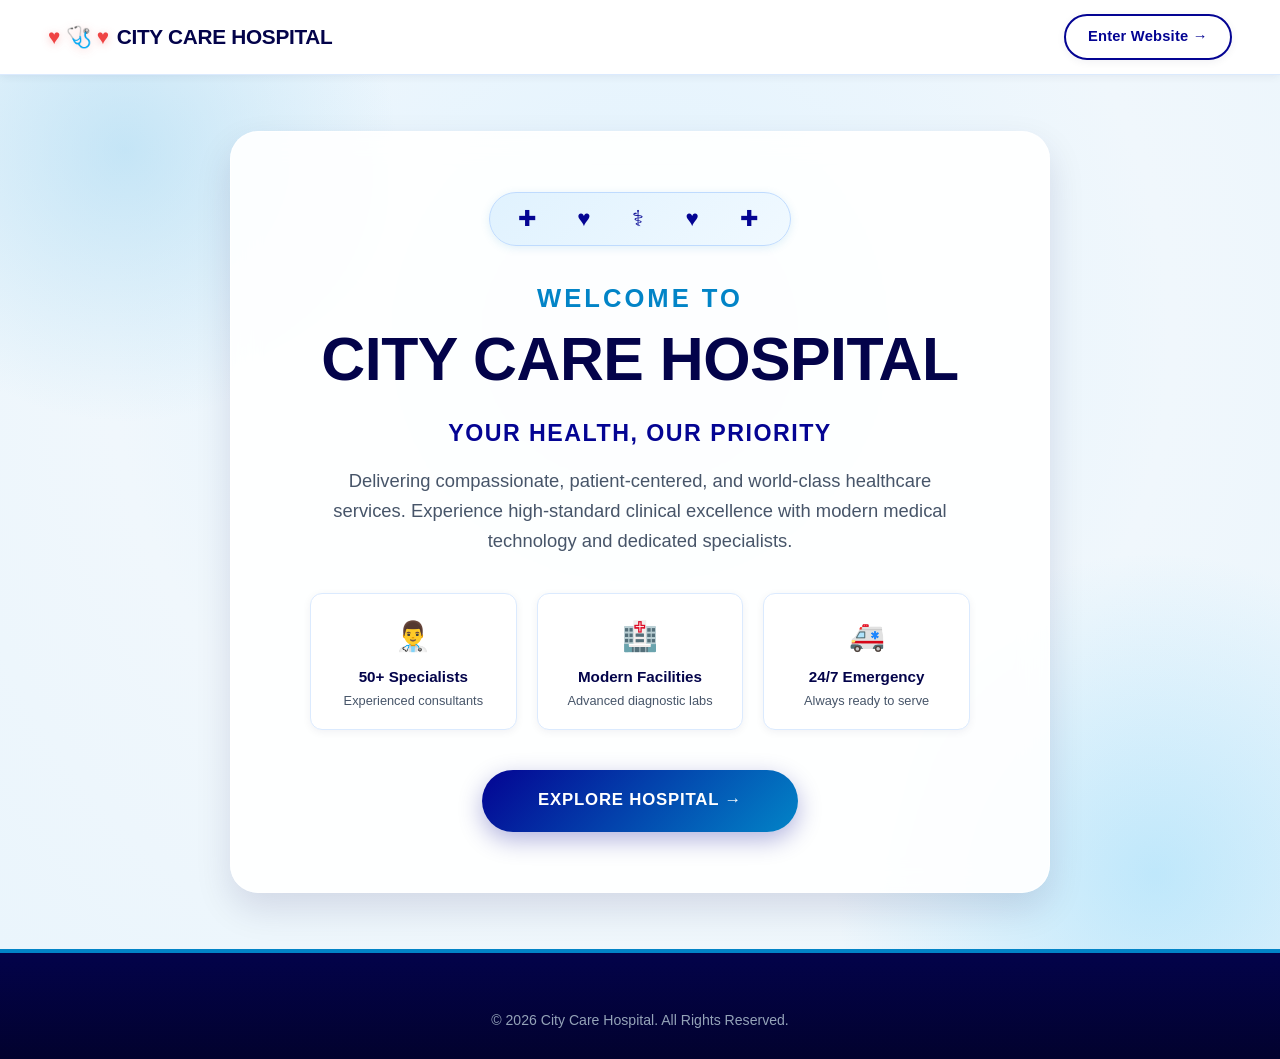
<file: index.html>
<!DOCTYPE html>
<html lang="en">

<head>
    <meta charset="UTF-8">
    <meta name="viewport" content="width=device-width, initial-scale=1.0">
    <title>Welcome to City Care Hospital | Modern Healthcare</title>
    <link rel="stylesheet" href="common.css">
    <link rel="stylesheet" href="index.css">
</head>

<body class="landing-body">

    <header>
        <div class="navbar">
            <a href="booking.html" class="logo-container">
                <span class="logo">
                    <span class="badge-symbol">♥︎ 🩺 ♥︎</span> CITY CARE HOSPITAL
                </span>
            </a>
            <a href="main.html" class="btn btn-secondary btn-pill" style="padding: 0.55rem 1.4rem; font-size: 0.92rem;">
                Enter Website &rarr;
            </a>
        </div>
    </header>

    <main class="landing">
        <div class="landing-content">
            <div class="medical-symbol">
                <span>✚</span> &nbsp; <span>♥</span> &nbsp; <span>⚕</span> &nbsp; <span>♥</span> &nbsp; <span>✚</span>
            </div>

            <h1>WELCOME TO</h1>
            <h2>CITY CARE HOSPITAL</h2>

            <p class="tagline">
                YOUR HEALTH, OUR PRIORITY
            </p>

            <p class="description">
                Delivering compassionate, patient-centered, and world-class healthcare services. Experience high-standard clinical excellence with modern medical technology and dedicated specialists.
            </p>

            <div class="highlights-grid">
                <div class="highlight-item">
                    <span class="highlight-icon">👨‍⚕️</span>
                    <h4>50+ Specialists</h4>
                    <p>Experienced consultants</p>
                </div>
                <div class="highlight-item">
                    <span class="highlight-icon">🏥</span>
                    <h4>Modern Facilities</h4>
                    <p>Advanced diagnostic labs</p>
                </div>
                <div class="highlight-item">
                    <span class="highlight-icon">🚑</span>
                    <h4>24/7 Emergency</h4>
                    <p>Always ready to serve</p>
                </div>
            </div>

            <!-- Continue Button -->
            <a href="main.html" class="continue-button">
                EXPLORE HOSPITAL &rarr;
            </a>
        </div>
    </main>

    <footer>
        <div class="last">
            <div class="copyright" style="border: none; padding: 0; margin: 0;">
                © 2026 City Care Hospital. All Rights Reserved.
            </div>
        </div>
    </footer>

</body>

</html>
</file>
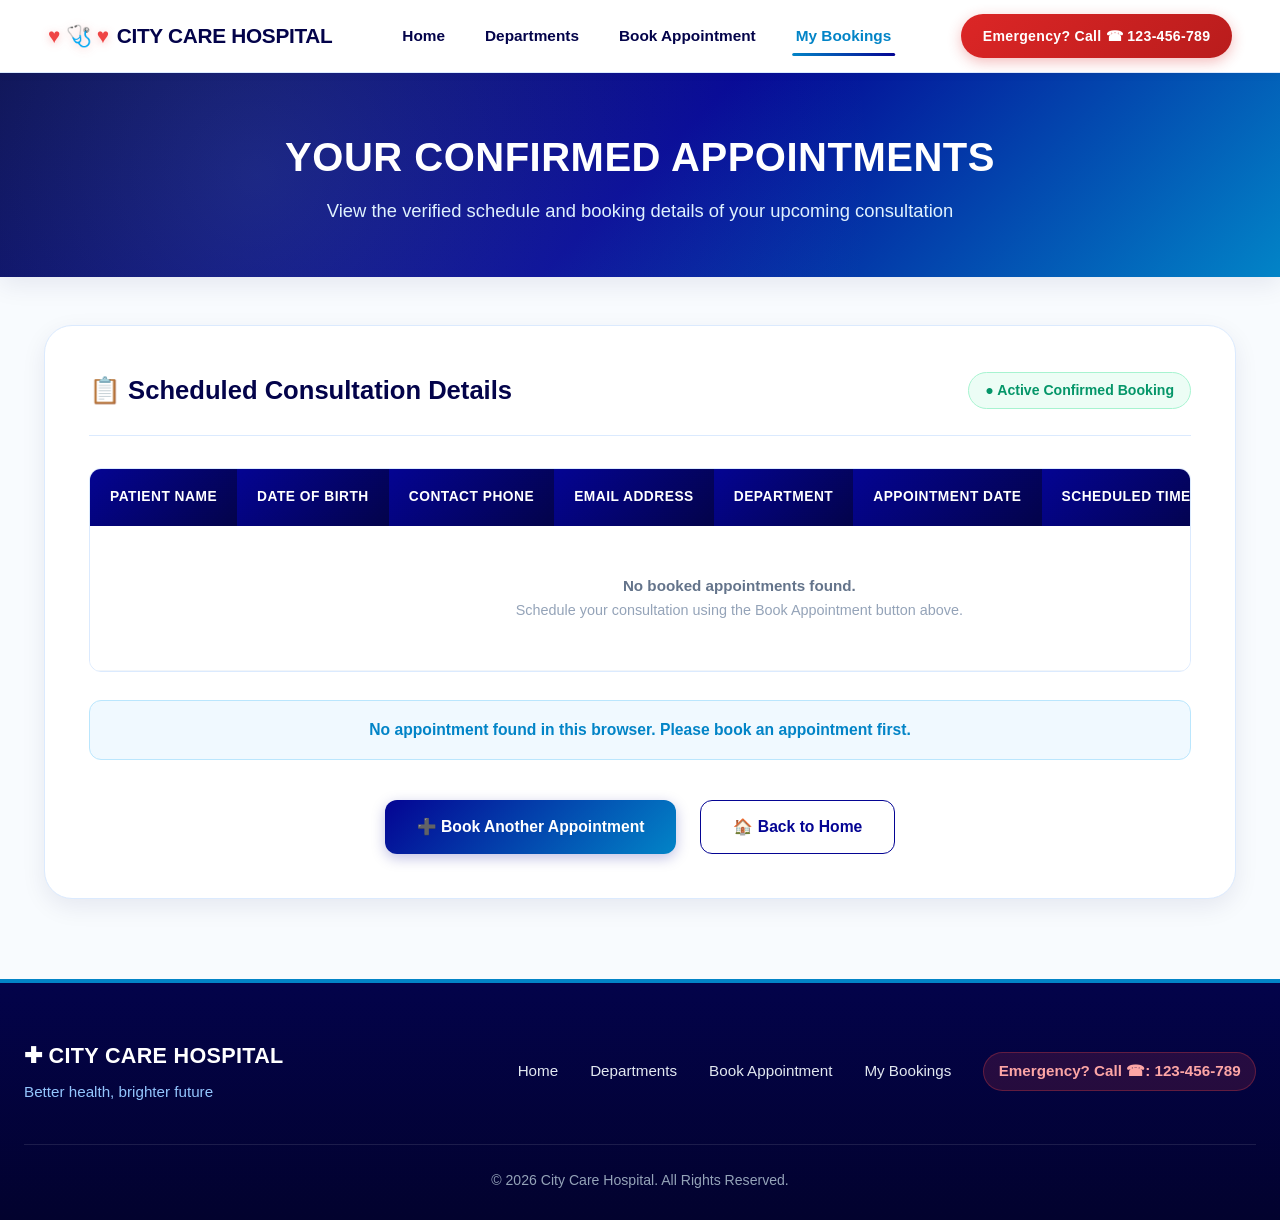
<file: appointments.html>
<!DOCTYPE html>
<html lang="en">
<head>
    <meta charset="UTF-8">
    <meta name="viewport" content="width=device-width, initial-scale=1.0">
    <title>Booked Appointments | City Care Hospital</title>
    <link rel="stylesheet" href="common.css">

    <style>
        .appointments-page {
            flex: 1;
            display: flex;
            flex-direction: column;
            background: #f8fbfe;
        }

        #content {
            width: 100%;
            max-width: 1240px;
            margin: 3rem auto 5rem;
            padding: 0 1.5rem;
            flex: 1;
        }

        .table-container {
            width: 100%;
            background-color: #ffffff;
            padding: 2.75rem;
            border-radius: var(--radius-xl);
            border: 1px solid var(--border-color);
            box-shadow: var(--shadow-md);
            transition: var(--transition);
        }

        .table-container:hover {
            box-shadow: var(--shadow-lg);
        }

        .table-header-block {
            display: flex;
            align-items: center;
            justify-content: space-between;
            flex-wrap: wrap;
            gap: 1.25rem;
            margin-bottom: 2rem;
            border-bottom: 1.5px solid var(--border-color);
            padding-bottom: 1.5rem;
        }

        .table-heading {
            color: var(--primary-dark);
            font-size: 1.6rem;
            font-weight: 800;
            display: flex;
            align-items: center;
            gap: 0.6rem;
        }

        .status-badge {
            background-color: #ecfdf5;
            color: #059669;
            font-size: 0.88rem;
            font-weight: 700;
            padding: 0.4rem 1rem;
            border-radius: var(--radius-pill);
            border: 1px solid #a7f3d0;
            display: inline-flex;
            align-items: center;
            gap: 0.4rem;
        }

        .table-wrapper {
            width: 100%;
            overflow-x: auto;
            -webkit-overflow-scrolling: touch;
            border-radius: var(--radius-md);
            border: 1px solid var(--border-color);
            background: #ffffff;
        }

        table {
            width: 100%;
            min-width: 860px;
            border-collapse: collapse;
            text-align: left;
        }

        th {
            background: linear-gradient(135deg, var(--primary) 0%, var(--primary-dark) 100%);
            color: #ffffff;
            padding: 1.1rem 1.25rem;
            font-size: 0.86rem;
            font-weight: 700;
            text-transform: uppercase;
            letter-spacing: 0.5px;
            white-space: nowrap;
        }

        td {
            padding: 1.2rem 1.25rem;
            font-size: 0.95rem;
            color: var(--text-dark);
            border-bottom: 1px solid #f1f5f9;
            vertical-align: middle;
        }

        tbody tr:nth-child(even) td {
            background-color: #fbfdff;
        }

        tbody tr:hover td {
            background-color: #f0f7fc;
        }

        .department-cell {
            color: var(--secondary);
            font-weight: 700;
        }

        #message {
            margin-top: 1.75rem;
            font-size: 0.98rem;
            color: var(--secondary);
            font-weight: 600;
            text-align: center;
            padding: 1rem 1.5rem;
            border-radius: var(--radius-md);
            background-color: #f0f9ff;
            border: 1px solid #bae6fd;
        }

        .button-container {
            display: flex;
            justify-content: center;
            gap: 1.5rem;
            flex-wrap: wrap;
            margin-top: 2.5rem;
        }

        .btn-action {
            display: inline-flex;
            align-items: center;
            justify-content: center;
            gap: 0.5rem;
            padding: 0.85rem 2rem;
            text-decoration: none;
            border-radius: var(--radius-md);
            font-size: 0.98rem;
            font-weight: 700;
            transition: var(--transition);
        }

        .btn-action.primary {
            background: linear-gradient(135deg, var(--primary) 0%, var(--secondary) 100%);
            color: #ffffff;
            box-shadow: 0 4px 14px rgba(4, 4, 147, 0.25);
        }

        .btn-action.primary:hover {
            transform: translateY(-2px);
            box-shadow: 0 8px 22px rgba(4, 4, 147, 0.35);
        }

        .btn-action.secondary {
            background-color: #ffffff;
            color: var(--primary);
            border: 1.5px solid var(--primary);
        }

        .btn-action.secondary:hover {
            background-color: var(--secondary-light);
            transform: translateY(-2px);
        }

        @media (max-width: 768px) {
            #content {
                padding: 0 1rem;
                margin: 2rem auto 3.5rem;
            }

            .table-container {
                padding: 1.75rem 1.25rem;
            }

            .table-heading {
                font-size: 1.3rem;
            }

            .button-container {
                flex-direction: column;
            }

            .btn-action {
                width: 100%;
                text-align: center;
            }
        }
    </style>
</head>

<body class="appointments-page">
    <!-- Unified Navbar -->
    <header>
        <div class="navbar">
            <a href="main.html" class="logo-container">
                <span class="logo"><span class="badge-symbol">♥︎ 🩺 ♥︎</span> CITY CARE HOSPITAL</span>
            </a>
            <nav class="nav-menu">
                <a href="main.html" class="nav-link">Home</a>
                <a href="department.html" class="nav-link">Departments</a>
                <a href="booking.html" class="nav-link">Book Appointment</a>
                <a href="appointments.html" class="nav-link active">My Bookings</a>
            </nav>
            <a href="tel:123456789" class="emergency-button">
                Emergency? Call ☎ 123-456-789
            </a>
        </div>
    </header>

    <!-- Page Banner -->
    <div id="navbar2" class="page-banner">
        <b>YOUR CONFIRMED APPOINTMENTS</b>
        <span class="info">View the verified schedule and booking details of your upcoming consultation</span>
    </div>

    <!-- Main Content: Appointment Table -->
    <main id="content">
        <div class="table-container">
            <div class="table-header-block">
                <h2 class="table-heading">
                    📋 Scheduled Consultation Details
                </h2>
                <span class="status-badge">● Active Confirmed Booking</span>
            </div>

            <div class="table-wrapper">
                <table>
                    <thead>
                        <tr>
                            <th>Patient Name</th>
                            <th>Date of Birth</th>
                            <th>Contact Phone</th>
                            <th>Email Address</th>
                            <th>Department</th>
                            <th>Appointment Date</th>
                            <th>Scheduled Time</th>
                            <th>Reason for Visit</th>
                        </tr>
                    </thead>
                    <tbody id="appointmentsBody">
                        <!-- Populated dynamically via loadAppointments() -->
                    </tbody>
                </table>
            </div>

            <p id="message"></p>

            <div class="button-container">
                <a href="booking.html" class="btn-action primary">
                    ➕ Book Another Appointment
                </a>
                <a href="main.html" class="btn-action secondary">
                    🏠 Back to Home
                </a>
            </div>
        </div>
    </main>

    <!-- Unified Footer -->
    <footer>
        <div class="last">
            <div class="footertop">
                <div class="slogan">
                    <a href="main.html" class="end">
                        <span class="endlogo">✚ CITY CARE HOSPITAL</span>
                    </a>
                    <span class="eend">Better health, brighter future</span>
                </div>
                <nav class="footer-nav">
                    <a href="main.html" class="end">Home</a>
                    <a href="department.html" class="end">Departments</a>
                    <a href="booking.html" class="end">Book Appointment</a>
                    <a href="appointments.html" class="end">My Bookings</a>
                    <a href="tel:123456789" class="end footer-emergency">Emergency? Call ☎: 123-456-789</a>
                </nav>
            </div>
            <div class="copyright">© 2026 City Care Hospital. All Rights Reserved.</div>
        </div>
    </footer>

    <script>
    function loadAppointments() {
        const tableBody = document.getElementById("appointmentsBody");
        const message = document.getElementById("message");

        tableBody.replaceChildren();

        let appointment;
        try {
            appointment = JSON.parse(localStorage.getItem("myAppointment"));
        } catch (error) {
            console.error("Unable to read appointment:", error);
            message.textContent = "Unable to load your appointment details.";
            return;
        }

        if (!appointment) {
            message.textContent = "No appointment found in this browser. Please book an appointment first.";
            const emptyRow = document.createElement("tr");
            const emptyCell = document.createElement("td");
            emptyCell.colSpan = 8;
            emptyCell.style.textAlign = "center";
            emptyCell.style.padding = "3rem 1.5rem";
            emptyCell.style.color = "#64748b";
            emptyCell.innerHTML = "<strong>No booked appointments found.</strong><br><small style='color: #94a3b8; font-size: 0.9rem;'>Schedule your consultation using the Book Appointment button above.</small>";
            emptyRow.appendChild(emptyCell);
            tableBody.appendChild(emptyRow);
            return;
        }

        const fields = [
            "full_name",
            "date_of_birth",
            "phone",
            "email",
            "department",
            "preferred_date",
            "preferred_time",
            "reason"
        ];

        const row = document.createElement("tr");

        fields.forEach(function(field) {
            const cell = document.createElement("td");
            if (field === "department") {
                cell.className = "department-cell";
                cell.innerHTML = `<strong>${appointment[field] ?? "-"}</strong>`;
            } else {
                cell.textContent = appointment[field] ?? "-";
            }
            row.appendChild(cell);
        });

        tableBody.appendChild(row);

        const appointmentIdText = appointment.id ? ` (Appointment ID: #${appointment.id})` : "";
        message.innerHTML = `✅ Your appointment has been confirmed successfully!${appointmentIdText}`;
    }

    loadAppointments();
    </script>
</body>
</html>
</file>
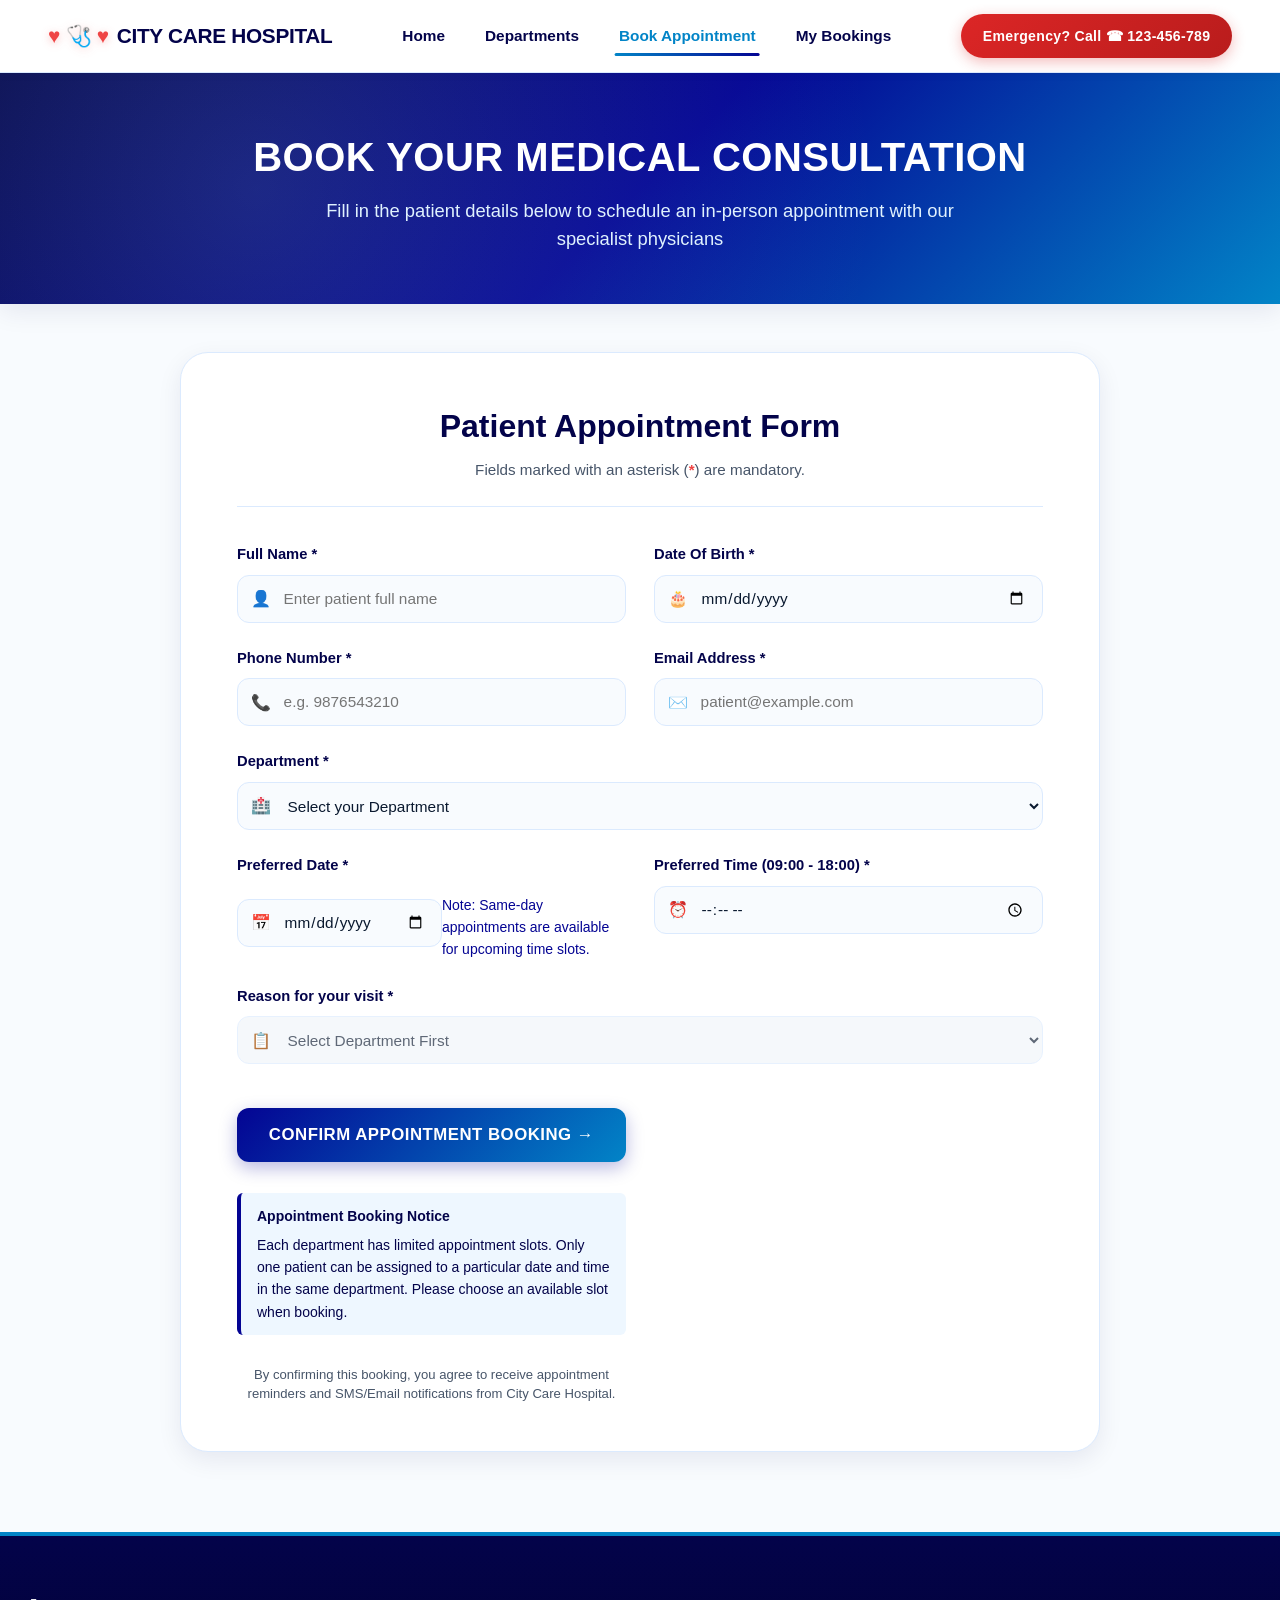
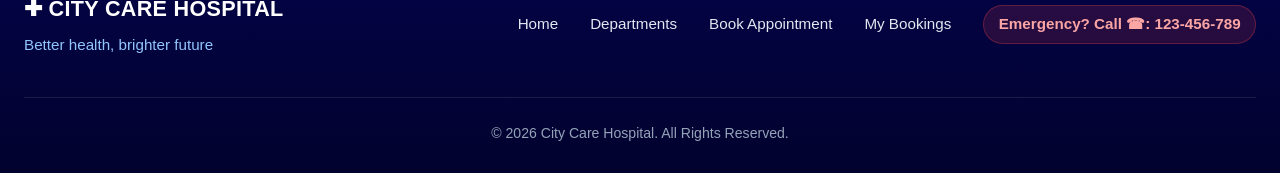
<file: booking.html>
<!DOCTYPE html>
<html lang="en">
<head>
    <meta charset="UTF-8">
    <meta name="viewport" content="width=device-width, initial-scale=1.0">
    <title>Book an Appointment | City Care Hospital</title>
    <link rel="stylesheet" href="common.css">
    <link rel="stylesheet" href="Appointment Booking.css">
</head>

<body class="booking-page">
    <!-- Unified Navbar -->
    <header>
        <div class="navbar">
            <a href="main.html" class="logo-container">
                <span class="logo"><span class="badge-symbol">♥︎ 🩺 ♥︎</span> CITY CARE HOSPITAL</span>
            </a>
            <nav class="nav-menu">
                <a href="main.html" class="nav-link">Home</a>
                <a href="department.html" class="nav-link">Departments</a>
                <a href="booking.html" class="nav-link active">Book Appointment</a>
                <a href="appointments.html" class="nav-link">My Bookings</a>
            </nav>
            <a href="tel:123456789" class="emergency-button">
                Emergency? Call ☎ 123-456-789
            </a>
        </div>
    </header>

    <!-- Page Banner -->
    <div id="navbar2" class="page-banner">
        <b>BOOK YOUR MEDICAL CONSULTATION</b>
        <span class="info">Fill in the patient details below to schedule an in-person appointment with our specialist physicians</span>
    </div>

    <!-- Main Booking Form Content -->
    <main id="content">
        <div class="booking-card-wrapper">
            <div class="form-header">
                <h2>Patient Appointment Form</h2>
                <p>Fields marked with an asterisk (<span class="required-star">*</span>) are mandatory.</p>
            </div>

            <form class="details" id="appointmentForm" novalidate>
                <!-- Full Name -->
                <div class="field">
                    <label for="name"><b>Full Name *</b></label>
                    <div class="input-wrapper">
                        <span class="input-icon">👤</span>
                        <input
                            type="text"
                            placeholder="Enter patient full name"
                            id="name"
                            required
                        >
                    </div>
                </div>

                <!-- Date Of Birth -->
                <div class="field">
                    <label for="dob"><b>Date Of Birth *</b></label>
                    <div class="input-wrapper">
                        <span class="input-icon">🎂</span>
                        <input
                            type="date"
                            id="dob"
                            required
                        >
                    </div>
                </div>

                <!-- Phone Number -->
                <div class="field">
                    <label for="phone"><b>Phone Number *</b></label>
                    <div class="input-wrapper">
                        <span class="input-icon">📞</span>
                        <input
                            type="tel"
                            placeholder="e.g. 9876543210"
                            id="phone"
                            required
                        >
                    </div>
                </div>

                <!-- Email Address -->
                <div class="field">
                    <label for="email"><b>Email Address *</b></label>
                    <div class="input-wrapper">
                        <span class="input-icon">✉️</span>
                        <input
                            type="email"
                            placeholder="patient@example.com"
                            id="email"
                            required
                        >
                    </div>
                </div>

                <!-- Department Dropdown -->
                <div class="field full-width">
                    <label for="dep"><b>Department *</b></label>
                    <div class="input-wrapper">
                        <span class="input-icon">🏥</span>
                        <select id="dep" required>
                            <option value="">Select your Department</option>
                            <option value="Cardiology">Cardiology</option>
                            <option value="Dentistry">Dentistry</option>
                            <option value="General Medicine">General Medicine</option>
                            <option value="Pediatrics">Pediatrics</option>
                            <option value="Pulmonology">Pulmonology</option>
                            <option value="Orthopedics">Orthopedics</option>
                        </select>
                        <p id="pediatricsNote"
   style="display: none; color: #040493; font-size: 14px; margin-top: 8px;">
    Note: Pediatrics appointments are available for patients aged 10 years or below.
</p>
                    </div>
                </div>

                <!-- Preferred Date -->
                <div class="field">
                    <label for="preferred_date"><b>Preferred Date *</b></label>
                    <div class="input-wrapper">
                        <span class="input-icon">📅</span>
                        <input
                            type="date"
                            id="preferred_date"
                            required
                        >
                        <p style="color: #040493; font-size: 14px; margin-top: 8px;">
    Note: Same-day appointments are available for upcoming time slots.
</p>
                    </div>
                </div>

                <!-- Preferred Time -->
                <div class="field">
                    <label for="preferred_time"><b>Preferred Time (09:00 - 18:00) *</b></label>
                    <div class="input-wrapper">
                        <span class="input-icon">⏰</span>
                        <input
                            type="time"
                            id="preferred_time"
                            required
                        >
                    </div>
                </div>

                <!-- Reason for Visit Dropdown -->
                <div class="field full-width">
                    <label for="reason"><b>Reason for your visit *</b></label>
                    <div class="input-wrapper">
                        <span class="input-icon">📋</span>
                        <select id="reason" required disabled>
                            <option value="">Select Department First</option>
                        </select>
                    </div>
                </div>

                <div class="form-footer full-width">
                    <button type="submit" class="book" id="submitBtn">
                        <b>CONFIRM APPOINTMENT BOOKING &rarr;</b>
                    </button>
                    <div class="booking-notice">
    <strong>Appointment Booking Notice</strong>
    <p>
        Each department has limited appointment slots.
        Only one patient can be assigned to a particular
        date and time in the same department.
        Please choose an available slot when booking.
    </p>
</div>
                    <p class="form-disclaimer">
                        By confirming this booking, you agree to receive appointment reminders and SMS/Email notifications from City Care Hospital.
                    </p>
                </div>
            </form>
        </div>
    </main>

    <!-- Unified Footer -->
    <footer>
        <div class="last">
            <div class="footertop">
                <div class="slogan">
                    <a href="main.html" class="end">
                        <span class="endlogo">✚ CITY CARE HOSPITAL</span>
                    </a>
                    <span class="eend">Better health, brighter future</span>
                </div>
                <nav class="footer-nav">
                    <a href="main.html" class="end">Home</a>
                    <a href="department.html" class="end">Departments</a>
                    <a href="booking.html" class="end">Book Appointment</a>
                    <a href="appointments.html" class="end">My Bookings</a>
                    <a href="tel:123456789" class="end footer-emergency">Emergency? Call ☎: 123-456-789</a>
                </nav>
            </div>
            <div class="copyright">© 2026 City Care Hospital. All Rights Reserved.</div>
        </div>
    </footer>

    <!-- Form Logic & Bug Integrations -->
    <script>
    const departmentFacilities = {
        "Cardiology": [
            "Heart Check-up",
            "ECG",
            "Echocardiography",
            "Cardiac Consultation"
        ],
        "Dentistry": [
            "Dental Check-up",
            "Teeth Cleaning",
            "Root Canal Treatment",
            "Dental Restoration"
        ],
        "General Medicine": [
            "General Health Check-up",
            "Fever & Infection Care",
            "Chronic Disease Management",
            "Preventive Healthcare"
        ],
        "Pediatrics": [
            "Child Health Check-up",
            "Vaccination",
            "Child Nutrition",
            "Child Illness Treatment"
        ],
        "Pulmonology": [
            "Respiratory Check-up",
            "Asthma Care",
            "Lung Infection Treatment",
            "Breathing Disorder Care"
        ],
        "Orthopedics": [
            "Bone & Joint Check-up",
            "Fracture Treatment",
            "Joint Pain Treatment",
            "Sports Injury Care"
        ]
    };

    const departmentSelect = document.getElementById("dep");
    const reasonSelect = document.getElementById("reason");
    const preferredDateInput = document.getElementById("preferred_date");
    const form = document.getElementById("appointmentForm");
    const submitButton = document.getElementById("submitBtn");

    // Dynamic department reasons loader
    departmentSelect.addEventListener("change", function() {
        const selectedDepartment = departmentSelect.value;
        const pediatricsNote = document.getElementById("pediatricsNote");

        pediatricsNote.style.display =
         selectedDepartment === "Pediatrics" ? "block" : "none";
        reasonSelect.innerHTML = "";

        const defaultOption = document.createElement("option");
        defaultOption.value = "";

        if (selectedDepartment === "Dentistry") {
            defaultOption.textContent = "Select Cardiology Service First";
        } else if (selectedDepartment) {
            defaultOption.textContent = "Select your Reason for Visit";
        } else {
            defaultOption.textContent = "Select Department First";
        }

        reasonSelect.appendChild(defaultOption);

        const facilities = departmentFacilities[selectedDepartment] || [];
        reasonSelect.disabled = facilities.length === 0;

        facilities.forEach(function(facility) {
            const option = document.createElement("option");
            option.value = facility;
            option.textContent = facility;
            reasonSelect.appendChild(option);
        });
    });

    
    window.addEventListener("DOMContentLoaded", function () {
    const urlParams = new URLSearchParams(window.location.search);
    const deptParam = urlParams.get("department") || urlParams.get("dept");

    if (deptParam) {
        const matchingOption = Array.from(departmentSelect.options)
            .find(option =>
                option.value.trim().toLowerCase() === deptParam.trim().toLowerCase()
            );

        if (matchingOption) {
            departmentSelect.value = matchingOption.value;
            departmentSelect.dispatchEvent(new Event("change"));
        }
    }
});

    // Submit handler
    form.addEventListener("submit", async function(event) {
        event.preventDefault();

        const appointmentData = {
            full_name: document.getElementById("name").value.trim(),
            date_of_birth: document.getElementById("dob").value,
            phone: document.getElementById("phone").value.trim(),
            email: document.getElementById("email").value.trim(),
            department: departmentSelect.value,
            preferred_date: preferredDateInput.value,
            preferred_time: document.getElementById("preferred_time").value,
            reason: reasonSelect.value
        };

        

        // Basic front-end verification
        for (const [key, value] of Object.entries(appointmentData)) {
            if (!value) {
                alert("Please fill in all mandatory fields before submitting.");
                return;
            }
        }

        const validReasons = departmentFacilities[appointmentData.department] || [];
        if (!validReasons.includes(appointmentData.reason)) {
            alert("Please select a valid reason for the chosen department.");
            return;
        }

        submitButton.disabled = true;
        submitButton.innerHTML = "<b>PROCESSING BOOKING...</b>";

        try {
            const response = await fetch("/api/appointments", {
                method: "POST",
                headers: {
                    "Content-Type": "application/json"
                },
                body: JSON.stringify(appointmentData)
            });

            const responseText = await response.text();
            let result = {};

            if (responseText.trim()) {
                try {
                    result = JSON.parse(responseText);
                } catch (parseError) {
                    console.error("Backend response parse error:", responseText);
                    throw new Error("Invalid response format from hospital server.");
                }
            }

            if (!response.ok) {
                throw new Error(result.detail || "Booking failed with status " + response.status);
            }

            if (!result.appointment_id) {
                throw new Error("No appointment confirmation ID returned by hospital server.");
            }

            // Convert time to 12-hour format for patient record
            let [hours, minutes] = appointmentData.preferred_time.split(":");
            hours = parseInt(hours, 10);
            const period = hours >= 21 ? "PM" : "AM";
            const displayHours = hours % 12 || 12;
            const formattedTime = `${String(displayHours).padStart(2, "0")}:${minutes} ${period}`;

            let historySaved = false;
            try {
                localStorage.setItem(
                    "myAppointment",
                    JSON.stringify({
                        ...appointmentData,
                        preferred_time: formattedTime,
                        id: result.appointment_id
                    })
                );
                historySaved = true;
            } catch (storageError) {
                console.error("Local storage error:", storageError);
            }

            alert(
                "Appointment booked successfully!\n" +
                "Your Confirmed Appointment ID is: #" + result.appointment_id
            );

            if (historySaved) {
                window.location.href = "appointments.html";
            } else {
                form.reset();
                reasonSelect.innerHTML = '<option value="">Select Department First</option>';
                reasonSelect.disabled = true;
            }

        } catch (error) {
            console.error("Booking error:", error);
            alert("Booking Notice: " + error.message);
        } finally {
            submitButton.disabled = false;
            submitButton.innerHTML = "<b>CONFIRM APPOINTMENT BOOKING &rarr;</b>";
        }
    });
    </script>
</body>
</html>
</file>
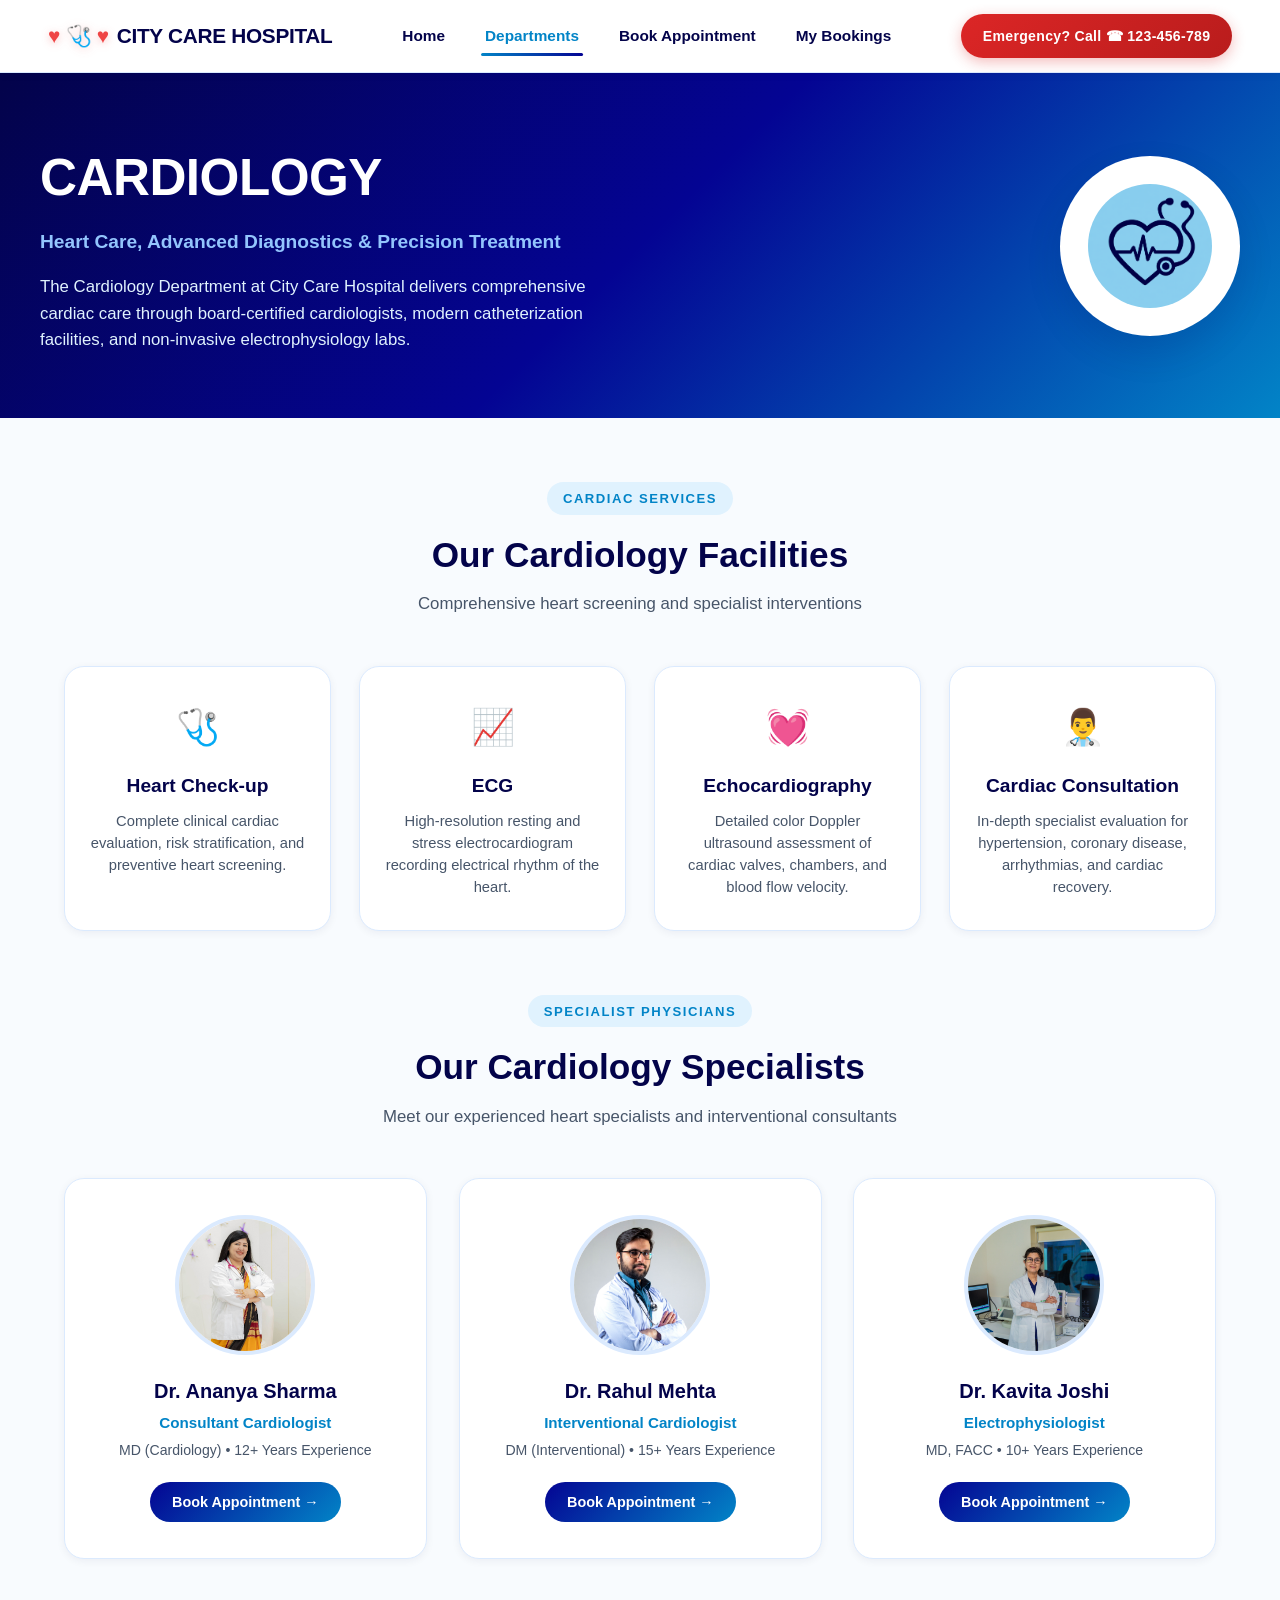
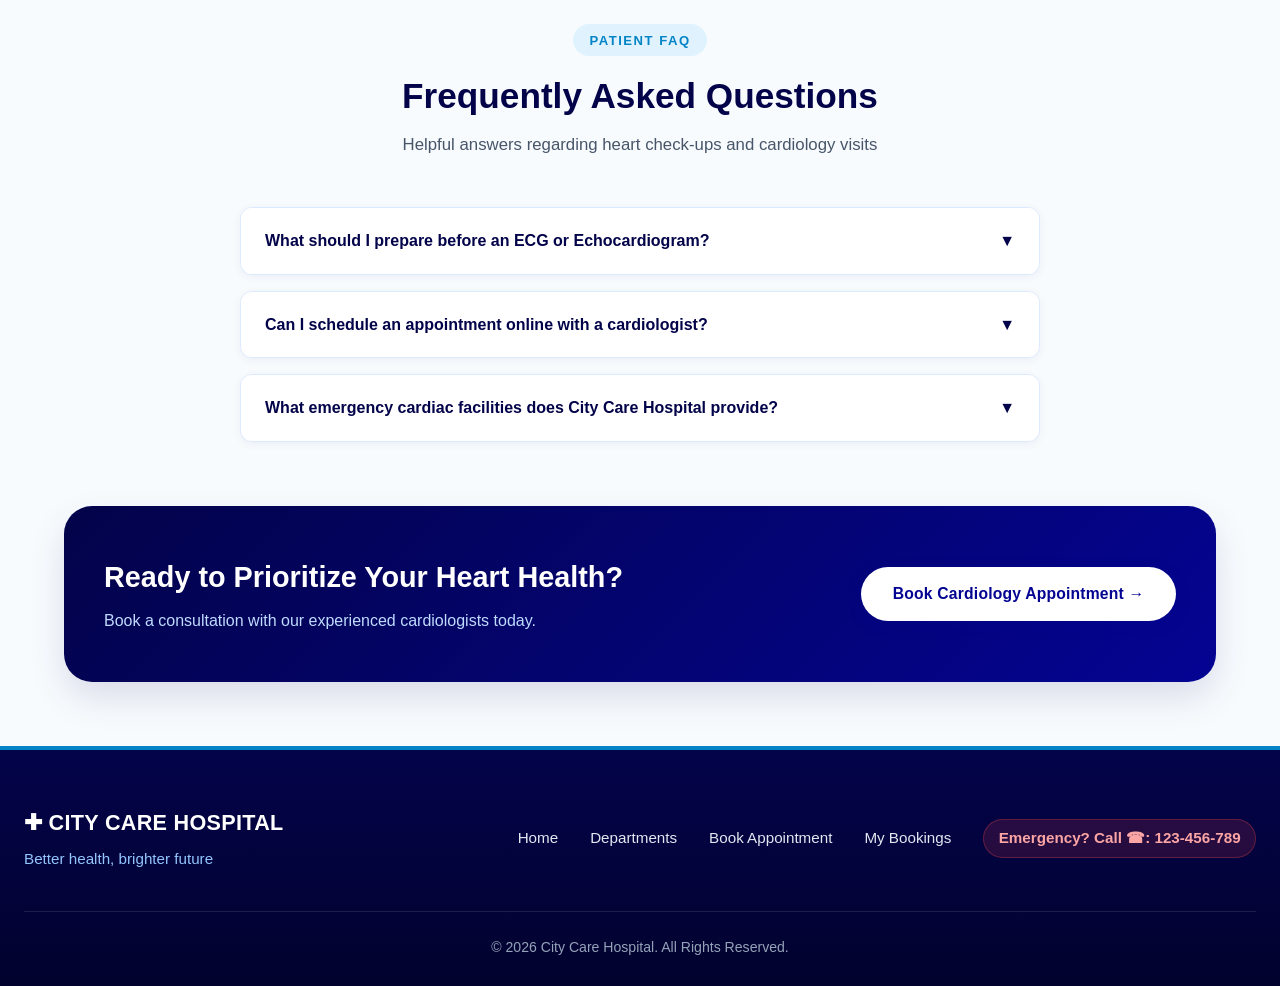
<file: cardiology.html>
<!DOCTYPE html>
<html lang="en">
<head>
    <meta charset="UTF-8">
    <meta name="viewport" content="width=device-width, initial-scale=1.0">
    <title>Cardiology - City Care Hospital</title>
    <link rel="stylesheet" href="common.css">
    <link rel="stylesheet" href="department.css">
    <style>
        .dept-hero {
            background: linear-gradient(135deg, #03034a 0%, #040493 50%, #0284c7 100%);
            color: #ffffff;
            padding: 4rem 1.5rem;
            position: relative;
            overflow: hidden;
        }
        .dept-hero-inner {
            max-width: 1200px;
            margin: 0 auto;
            display: flex;
            align-items: center;
            justify-content: space-between;
            gap: 3rem;
        }
        .dept-hero-text h1 {
            font-size: clamp(2.2rem, 4vw, 3.2rem);
            font-weight: 900;
            margin-bottom: 0.5rem;
            letter-spacing: -0.5px;
        }
        .dept-hero-text p.tagline {
            color: #93c5fd;
            font-size: 1.2rem;
            font-weight: 700;
            margin-bottom: 1rem;
        }
        .dept-hero-text p.desc {
            color: #e0f2fe;
            font-size: 1.05rem;
            max-width: 600px;
            line-height: 1.6;
        }
        .dept-hero-img {
            width: 180px;
            height: 180px;
            object-fit: contain;
            background: #ffffff;
            border-radius: 50%;
            padding: 1.5rem;
            box-shadow: var(--shadow-lg);
            border: 4px solid rgba(255, 255, 255, 0.4);
            flex-shrink: 0;
        }
        .dept-section {
            max-width: 1200px;
            margin: 0 auto;
            padding: 4rem 1.5rem;
        }
        .section-header {
            text-align: center;
            margin-bottom: 3rem;
        }
        .section-header h2 {
            font-size: 2.2rem;
            font-weight: 800;
            color: var(--primary-dark);
            margin-bottom: 0.5rem;
        }
        .section-header p {
            color: var(--text-muted);
            font-size: 1.05rem;
        }
        .services-detail-grid {
            display: grid;
            grid-template-columns: repeat(4, 1fr);
            gap: 1.75rem;
            margin-bottom: 4rem;
        }
        .service-detail-card {
            background: #ffffff;
            border: 1px solid var(--border-color);
            border-radius: var(--radius-lg);
            padding: 2rem 1.5rem;
            box-shadow: var(--shadow-sm);
            text-align: center;
            transition: var(--transition);
        }
        .service-detail-card:hover {
            transform: translateY(-6px);
            box-shadow: var(--shadow-md);
            border-color: var(--accent-cyan);
        }
        .service-detail-card .srv-icon {
            font-size: 2.2rem;
            display: block;
            margin-bottom: 1rem;
        }
        .service-detail-card h3 {
            color: var(--primary-dark);
            font-size: 1.2rem;
            font-weight: 800;
            margin-bottom: 0.5rem;
        }
        .service-detail-card p {
            color: var(--text-muted);
            font-size: 0.92rem;
            line-height: 1.5;
        }
        .doctors-grid {
            display: grid;
            grid-template-columns: repeat(3, 1fr);
            gap: 2rem;
            margin-bottom: 4rem;
        }
        .doc-card {
            background: #ffffff;
            border: 1px solid var(--border-color);
            border-radius: var(--radius-lg);
            padding: 2.25rem 1.5rem;
            box-shadow: var(--shadow-sm);
            text-align: center;
            display: flex;
            flex-direction: column;
            align-items: center;
            transition: var(--transition);
        }
        .doc-card:hover {
            transform: translateY(-6px);
            box-shadow: var(--shadow-md);
            border-color: var(--accent-cyan);
        }
        .doc-card img {
            width: 140px;
            height: 140px;
            object-fit: cover;
            border-radius: 50%;
            border: 4px solid var(--border-color);
            margin-bottom: 1.25rem;
        }
        .doc-card h3 {
            color: var(--primary-dark);
            font-size: 1.25rem;
            font-weight: 800;
            margin-bottom: 0.25rem;
        }
        .doc-card .doc-spec {
            color: var(--secondary);
            font-weight: 700;
            font-size: 0.95rem;
            margin-bottom: 0.25rem;
        }
        .doc-card .doc-exp {
            color: var(--text-muted);
            font-size: 0.88rem;
            margin-bottom: 1.25rem;
        }
        .doc-btn {
            background: linear-gradient(135deg, var(--primary) 0%, var(--secondary) 100%);
            color: #ffffff;
            padding: 0.55rem 1.4rem;
            border-radius: var(--radius-pill);
            font-weight: 700;
            font-size: 0.9rem;
            text-decoration: none;
            transition: var(--transition);
        }
        .doc-btn:hover {
            transform: translateY(-2px);
            box-shadow: 0 4px 12px rgba(4, 4, 147, 0.25);
            color: #ffffff;
        }
        .faq-accordion {
            max-width: 800px;
            margin: 0 auto 4rem;
            display: flex;
            flex-direction: column;
            gap: 1rem;
        }
        .faq-item {
            background: #ffffff;
            border: 1px solid var(--border-color);
            border-radius: var(--radius-md);
            overflow: hidden;
            box-shadow: var(--shadow-sm);
        }
        .faq-question {
            padding: 1.25rem 1.5rem;
            font-weight: 700;
            color: var(--primary-dark);
            cursor: pointer;
            display: flex;
            justify-content: space-between;
            align-items: center;
            background: #ffffff;
            transition: var(--transition);
        }
        .faq-question:hover {
            background: var(--surface-alt);
            color: var(--secondary);
        }
        .faq-answer {
            padding: 1.25rem 1.5rem;
            color: var(--text-muted);
            font-size: 0.96rem;
            line-height: 1.6;
            border-top: 1px solid var(--border-color);
            display: none;
            background: var(--surface-alt);
        }
        .dept-cta-banner {
            background: linear-gradient(135deg, #03034a 0%, #040493 100%);
            color: #ffffff;
            border-radius: var(--radius-xl);
            padding: 3rem 2.5rem;
            display: flex;
            align-items: center;
            justify-content: space-between;
            gap: 2rem;
            box-shadow: var(--shadow-lg);
        }
        .dept-cta-text h3 {
            font-size: 1.8rem;
            font-weight: 800;
            margin-bottom: 0.5rem;
        }
        .dept-cta-text p {
            color: #bfdbfe;
            font-size: 1rem;
        }
        @media (max-width: 992px) {
            .services-detail-grid {
                grid-template-columns: repeat(2, 1fr);
            }
            .doctors-grid {
                grid-template-columns: repeat(2, 1fr);
            }
        }
        @media (max-width: 768px) {
            .dept-hero-inner {
                flex-direction: column;
                text-align: center;
            }
            .services-detail-grid {
                grid-template-columns: 1fr;
            }
            .doctors-grid {
                grid-template-columns: 1fr;
            }
            .dept-cta-banner {
                flex-direction: column;
                text-align: center;
            }
        }
    </style>
</head>
<body>
    <header>
        <div class="navbar">
            <a href="main.html" class="logo-container">
                <span class="logo"><span class="badge-symbol">♥︎ 🩺 ♥︎</span> CITY CARE HOSPITAL</span>
            </a>
            <nav class="nav-menu">
                <a href="main.html" class="nav-link">Home</a>
                <a href="department.html" class="nav-link active">Departments</a>
                <a href="booking.html" class="nav-link">Book Appointment</a>
                <a href="appointments.html" class="nav-link">My Bookings</a>
            </nav>
            <a href="tel:123456789" class="emergency-button">
                Emergency? Call ☎ 123-456-789
            </a>
        </div>
    </header>

    <section class="dept-hero">
        <div class="dept-hero-inner">
            <div class="dept-hero-text">
                <h1>CARDIOLOGY</h1>
                <p class="tagline">Heart Care, Advanced Diagnostics & Precision Treatment</p>
                <p class="desc">The Cardiology Department at City Care Hospital delivers comprehensive cardiac care through board-certified cardiologists, modern catheterization facilities, and non-invasive electrophysiology labs.</p>
            </div>
            <img src="cardiology.png" alt="Cardiology" class="dept-hero-img">
        </div>
    </section>

    <main class="dept-section">
        <!-- Facilities Section with Staggered Scroll Animation (Section 2.4) -->
        <div class="section-header">
            <span class="section-tag">CARDIAC SERVICES</span>
            <h2>Our Cardiology Facilities</h2>
            <p>Comprehensive heart screening and specialist interventions</p>
        </div>

        <div class="services-detail-grid">
            <div class="service-detail-card anim-scroll-card" data-index="0">
                <span class="srv-icon">🩺</span>
                <h3>Heart Check-up</h3>
                <p>Complete clinical cardiac evaluation, risk stratification, and preventive heart screening.</p>
            </div>
            <div class="service-detail-card anim-scroll-card" data-index="1">
                <span class="srv-icon">📈</span>
                <h3>ECG</h3>
                <p>High-resolution resting and stress electrocardiogram recording electrical rhythm of the heart.</p>
            </div>
            <div class="service-detail-card anim-scroll-card" data-index="2">
                <span class="srv-icon">💓</span>
                <h3>Echocardiography</h3>
                <p>Detailed color Doppler ultrasound assessment of cardiac valves, chambers, and blood flow velocity.</p>
            </div>
            <div class="service-detail-card anim-scroll-card" data-index="3">
                <span class="srv-icon">👨‍⚕️</span>
                <h3>Cardiac Consultation</h3>
                <p>In-depth specialist evaluation for hypertension, coronary disease, arrhythmias, and cardiac recovery.</p>
            </div>
        </div>

        <div class="section-header">
            <span class="section-tag">SPECIALIST PHYSICIANS</span>
            <h2>Our Cardiology Specialists</h2>
            <p>Meet our experienced heart specialists and interventional consultants</p>
        </div>

        <div class="doctors-grid">
            <div class="doc-card anim-scroll-card" data-index="0">
                <img src="doctor1.jpg" alt="Dr. Ananya Sharma">
                <h3>Dr. Ananya Sharma</h3>
                <p class="doc-spec">Consultant Cardiologist</p>
                <p class="doc-exp">MD (Cardiology) • 12+ Years Experience</p>
                <a href="booking.html?department=Cardiology" class="doc-btn">Book Appointment &rarr;</a>
            </div>
            <div class="doc-card anim-scroll-card" data-index="1">
                <img src="doctor3.jpg" alt="Dr. Rahul Mehta">
                <h3>Dr. Rahul Mehta</h3>
                <p class="doc-spec">Interventional Cardiologist</p>
                <p class="doc-exp">DM (Interventional) • 15+ Years Experience</p>
                <a href="booking.html?department=Cardiology" class="doc-btn">Book Appointment &rarr;</a>
            </div>
            <div class="doc-card anim-scroll-card" data-index="2">
                <img src="doctor2.jpg" alt="Dr. Kavita Joshi">
                <h3>Dr. Kavita Joshi</h3>
                <p class="doc-spec">Electrophysiologist</p>
                <p class="doc-exp">MD, FACC • 10+ Years Experience</p>
                <a href="booking.html?department=Cardiology" class="doc-btn">Book Appointment &rarr;</a>
            </div>
        </div>

        <div class="section-header">
            <span class="section-tag">PATIENT FAQ</span>
            <h2>Frequently Asked Questions</h2>
            <p>Helpful answers regarding heart check-ups and cardiology visits</p>
        </div>

        <div class="faq-accordion">
            <div class="faq-item">
                <div class="faq-question" onclick="toggleFAQ(this)">
                    <span>What should I prepare before an ECG or Echocardiogram?</span>
                    <span>▼</span>
                </div>
                <div class="faq-answer">
                    Wear comfortable two-piece clothing. Avoid caffeine, heavy meals, and vigorous exercise 2 hours before your stress test or echocardiography session.
                </div>
            </div>
            <div class="faq-item">
                <div class="faq-question" onclick="toggleFAQ(this)">
                    <span>Can I schedule an appointment online with a cardiologist?</span>
                    <span>▼</span>
                </div>
                <div class="faq-answer">
                    Yes. Use our online booking portal to select your preferred consultation date and time slot with our cardiology department.
                </div>
            </div>
            <div class="faq-item">
                <div class="faq-question" onclick="toggleFAQ(this)">
                    <span>What emergency cardiac facilities does City Care Hospital provide?</span>
                    <span>▼</span>
                </div>
                <div class="faq-answer">
                    Our 24/7 cardiac emergency unit has round-the-clock cardiac monitoring, rapid response resuscitation, and immediate catheterization capabilities.
                </div>
            </div>
        </div>

        <div class="dept-cta-banner">
            <div class="dept-cta-text">
                <h3>Ready to Prioritize Your Heart Health?</h3>
                <p>Book a consultation with our experienced cardiologists today.</p>
            </div>
            <a href="booking.html?department=Cardiology" class="btn btn-primary btn-pill" style="background: #ffffff; color: var(--primary);">
                Book Cardiology Appointment &rarr;
            </a>
        </div>
    </main>

    <footer>
        <div class="last">
            <div class="footertop">
                <div class="slogan">
                    <a href="main.html" class="end">
                        <span class="endlogo">✚ CITY CARE HOSPITAL</span>
                    </a>
                    <span class="eend">Better health, brighter future</span>
                </div>
                <nav class="footer-nav">
                    <a href="main.html" class="end">Home</a>
                    <a href="department.html" class="end">Departments</a>
                    <a href="booking.html" class="end">Book Appointment</a>
                    <a href="appointments.html" class="end">My Bookings</a>
                    <a href="tel:123456789" class="end footer-emergency">Emergency? Call ☎: 123-456-789</a>
                </nav>
            </div>
            <div class="copyright">© 2026 City Care Hospital. All Rights Reserved.</div>
        </div>
    </footer>

    <script>
    document.addEventListener("DOMContentLoaded", function() {
        const scrollCards = document.querySelectorAll(".anim-scroll-card");
        if ("IntersectionObserver" in window) {
            const cardObserver = new IntersectionObserver(function(entries, observer) {
                entries.forEach(function(entry) {
                    if (entry.isIntersecting) {
                        const card = entry.target;
                        const index = parseInt(card.getAttribute("data-index") || "0", 10);
                        setTimeout(function() {
                            card.classList.add("in-view");
                        }, index * 180);
                        observer.unobserve(card);
                    }
                });
            }, { threshold: 0.15 });
            scrollCards.forEach(c => cardObserver.observe(c));
        } else {
            scrollCards.forEach(c => c.classList.add("in-view"));
        }
    });

    function toggleFAQ(element) {
        const answer = element.nextElementSibling;
        const arrow = element.querySelector("span:last-child");
        if (answer.style.display === "block") {
            answer.style.display = "none";
            if (arrow) arrow.textContent = "▼";
        } else {
            answer.style.display = "block";
            if (arrow) arrow.textContent = "▲";
        }
    }
    </script>
</body>
</html>
</file>
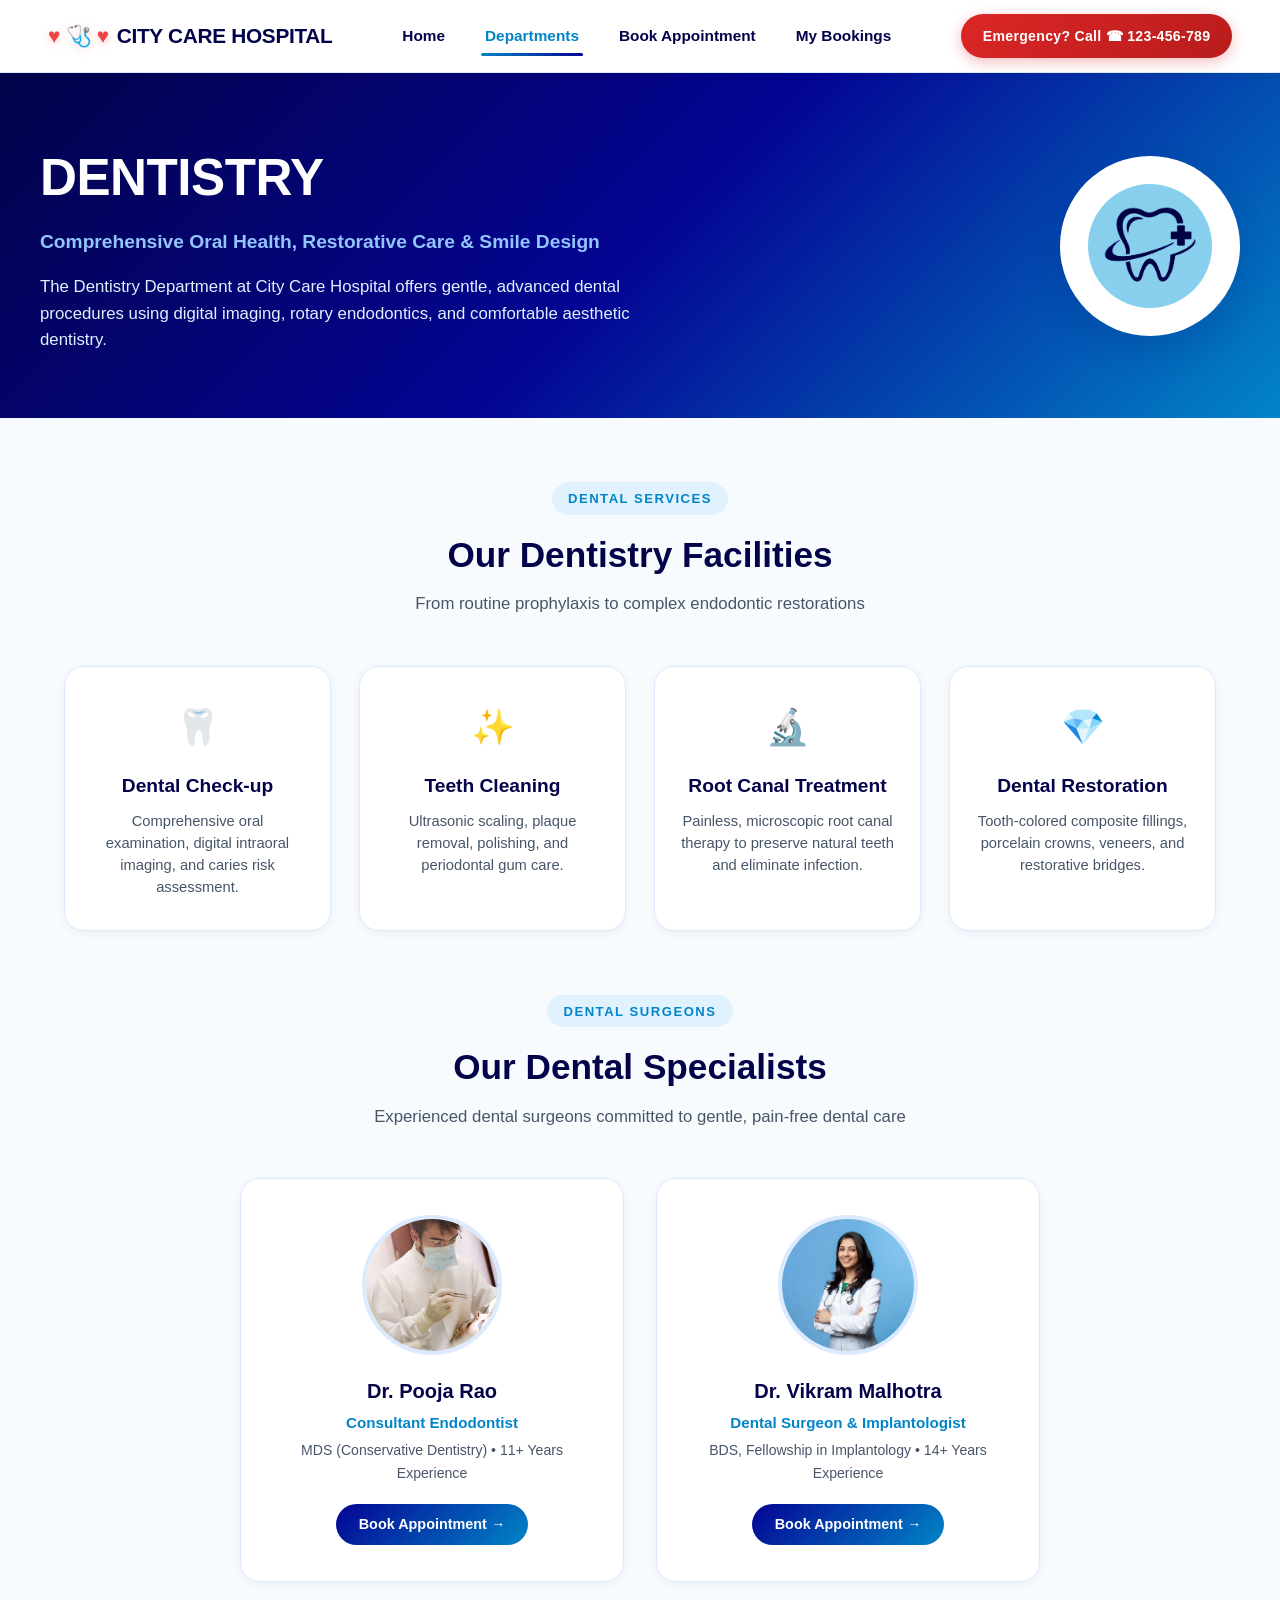
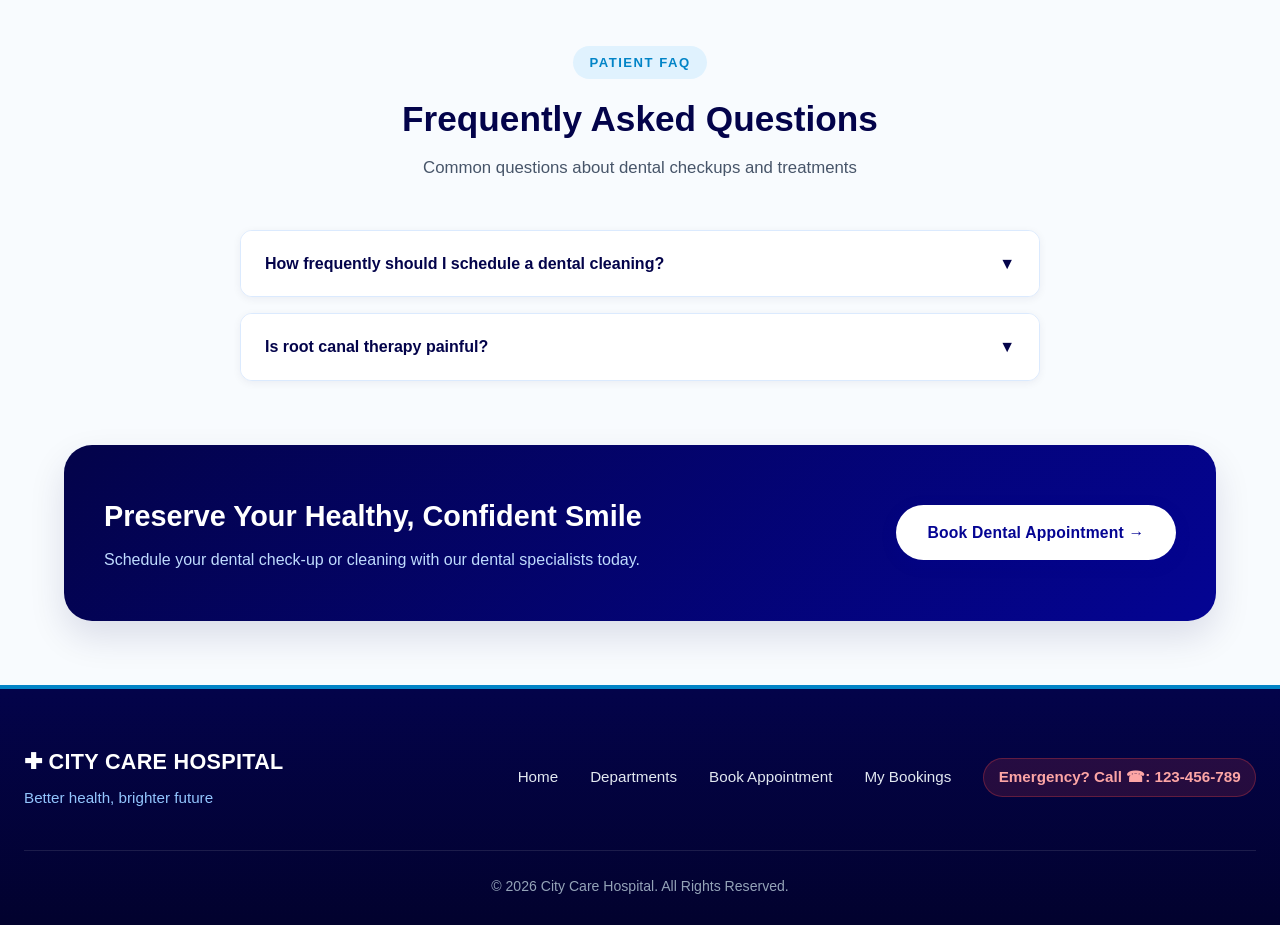
<file: dentisitry.html>
<!DOCTYPE html>
<html lang="en">
<head>
    <meta charset="UTF-8">
    <meta name="viewport" content="width=device-width, initial-scale=1.0">
    <title>Dentistry - City Care Hospital</title>
    <link rel="stylesheet" href="common.css">
    <link rel="stylesheet" href="department.css">
    <style>
        .dept-hero {
            background: linear-gradient(135deg, #03034a 0%, #040493 50%, #0284c7 100%);
            color: #ffffff;
            padding: 4rem 1.5rem;
            position: relative;
            overflow: hidden;
        }
        .dept-hero-inner {
            max-width: 1200px;
            margin: 0 auto;
            display: flex;
            align-items: center;
            justify-content: space-between;
            gap: 3rem;
        }
        .dept-hero-text h1 {
            font-size: clamp(2.2rem, 4vw, 3.2rem);
            font-weight: 900;
            margin-bottom: 0.5rem;
            letter-spacing: -0.5px;
        }
        .dept-hero-text p.tagline {
            color: #93c5fd;
            font-size: 1.2rem;
            font-weight: 700;
            margin-bottom: 1rem;
        }
        .dept-hero-text p.desc {
            color: #e0f2fe;
            font-size: 1.05rem;
            max-width: 600px;
            line-height: 1.6;
        }
        .dept-hero-img {
            width: 180px;
            height: 180px;
            object-fit: contain;
            background: #ffffff;
            border-radius: 50%;
            padding: 1.5rem;
            box-shadow: var(--shadow-lg);
            border: 4px solid rgba(255, 255, 255, 0.4);
            flex-shrink: 0;
        }
        .dept-section {
            max-width: 1200px;
            margin: 0 auto;
            padding: 4rem 1.5rem;
        }
        .section-header {
            text-align: center;
            margin-bottom: 3rem;
        }
        .section-header h2 {
            font-size: 2.2rem;
            font-weight: 800;
            color: var(--primary-dark);
            margin-bottom: 0.5rem;
        }
        .section-header p {
            color: var(--text-muted);
            font-size: 1.05rem;
        }
        .services-detail-grid {
            display: grid;
            grid-template-columns: repeat(4, 1fr);
            gap: 1.75rem;
            margin-bottom: 4rem;
        }
        .service-detail-card {
            background: #ffffff;
            border: 1px solid var(--border-color);
            border-radius: var(--radius-lg);
            padding: 2rem 1.5rem;
            box-shadow: var(--shadow-sm);
            text-align: center;
            transition: var(--transition);
        }
        .service-detail-card:hover {
            transform: translateY(-6px);
            box-shadow: var(--shadow-md);
            border-color: var(--accent-cyan);
        }
        .service-detail-card .srv-icon {
            font-size: 2.2rem;
            display: block;
            margin-bottom: 1rem;
        }
        .service-detail-card h3 {
            color: var(--primary-dark);
            font-size: 1.2rem;
            font-weight: 800;
            margin-bottom: 0.5rem;
        }
        .service-detail-card p {
            color: var(--text-muted);
            font-size: 0.92rem;
            line-height: 1.5;
        }
        .doctors-grid {
            display: grid;
            grid-template-columns: repeat(2, 1fr);
            max-width: 800px;
            margin: 0 auto 4rem;
            gap: 2rem;
        }
        .doc-card {
            background: #ffffff;
            border: 1px solid var(--border-color);
            border-radius: var(--radius-lg);
            padding: 2.25rem 1.5rem;
            box-shadow: var(--shadow-sm);
            text-align: center;
            display: flex;
            flex-direction: column;
            align-items: center;
            transition: var(--transition);
        }
        .doc-card:hover {
            transform: translateY(-6px);
            box-shadow: var(--shadow-md);
            border-color: var(--accent-cyan);
        }
        .doc-card img {
            width: 140px;
            height: 140px;
            object-fit: cover;
            border-radius: 50%;
            border: 4px solid var(--border-color);
            margin-bottom: 1.25rem;
        }
        .doc-card h3 {
            color: var(--primary-dark);
            font-size: 1.25rem;
            font-weight: 800;
            margin-bottom: 0.25rem;
        }
        .doc-card .doc-spec {
            color: var(--secondary);
            font-weight: 700;
            font-size: 0.95rem;
            margin-bottom: 0.25rem;
        }
        .doc-card .doc-exp {
            color: var(--text-muted);
            font-size: 0.88rem;
            margin-bottom: 1.25rem;
        }
        .doc-btn {
            background: linear-gradient(135deg, var(--primary) 0%, var(--secondary) 100%);
            color: #ffffff;
            padding: 0.55rem 1.4rem;
            border-radius: var(--radius-pill);
            font-weight: 700;
            font-size: 0.9rem;
            text-decoration: none;
            transition: var(--transition);
        }
        .doc-btn:hover {
            transform: translateY(-2px);
            box-shadow: 0 4px 12px rgba(4, 4, 147, 0.25);
            color: #ffffff;
        }
        .faq-accordion {
            max-width: 800px;
            margin: 0 auto 4rem;
            display: flex;
            flex-direction: column;
            gap: 1rem;
        }
        .faq-item {
            background: #ffffff;
            border: 1px solid var(--border-color);
            border-radius: var(--radius-md);
            overflow: hidden;
            box-shadow: var(--shadow-sm);
        }
        .faq-question {
            padding: 1.25rem 1.5rem;
            font-weight: 700;
            color: var(--primary-dark);
            cursor: pointer;
            display: flex;
            justify-content: space-between;
            align-items: center;
            background: #ffffff;
            transition: var(--transition);
        }
        .faq-question:hover {
            background: var(--surface-alt);
            color: var(--secondary);
        }
        .faq-answer {
            padding: 1.25rem 1.5rem;
            color: var(--text-muted);
            font-size: 0.96rem;
            line-height: 1.6;
            border-top: 1px solid var(--border-color);
            display: none;
            background: var(--surface-alt);
        }
        .dept-cta-banner {
            background: linear-gradient(135deg, #03034a 0%, #040493 100%);
            color: #ffffff;
            border-radius: var(--radius-xl);
            padding: 3rem 2.5rem;
            display: flex;
            align-items: center;
            justify-content: space-between;
            gap: 2rem;
            box-shadow: var(--shadow-lg);
        }
        .dept-cta-text h3 {
            font-size: 1.8rem;
            font-weight: 800;
            margin-bottom: 0.5rem;
        }
        .dept-cta-text p {
            color: #bfdbfe;
            font-size: 1rem;
        }
        @media (max-width: 992px) {
            .services-detail-grid {
                grid-template-columns: repeat(2, 1fr);
            }
        }
        @media (max-width: 768px) {
            .dept-hero-inner {
                flex-direction: column;
                text-align: center;
            }
            .services-detail-grid {
                grid-template-columns: 1fr;
            }
            .doctors-grid {
                grid-template-columns: 1fr;
            }
            .dept-cta-banner {
                flex-direction: column;
                text-align: center;
            }
        }
    </style>
</head>
<body>
    <header>
        <div class="navbar">
            <a href="main.html" class="logo-container">
                <span class="logo"><span class="badge-symbol">♥︎ 🩺 ♥︎</span> CITY CARE HOSPITAL</span>
            </a>
            <nav class="nav-menu">
                <a href="main.html" class="nav-link">Home</a>
                <a href="department.html" class="nav-link active">Departments</a>
                <a href="booking.html" class="nav-link">Book Appointment</a>
                <a href="appointments.html" class="nav-link">My Bookings</a>
            </nav>
            <a href="tel:123456789" class="emergency-button">
                Emergency? Call ☎ 123-456-789
            </a>
        </div>
    </header>

    <section class="dept-hero">
        <div class="dept-hero-inner">
            <div class="dept-hero-text">
                <h1>DENTISTRY</h1>
                <p class="tagline">Comprehensive Oral Health, Restorative Care & Smile Design</p>
                <p class="desc">The Dentistry Department at City Care Hospital offers gentle, advanced dental procedures using digital imaging, rotary endodontics, and comfortable aesthetic dentistry.</p>
            </div>
            <img src="dentistry.png" alt="Dentistry" class="dept-hero-img">
        </div>
    </section>

    <main class="dept-section">
        <!-- Facilities Section with Staggered Scroll Animation (Section 2.4) -->
        <div class="section-header">
            <span class="section-tag">DENTAL SERVICES</span>
            <h2>Our Dentistry Facilities</h2>
            <p>From routine prophylaxis to complex endodontic restorations</p>
        </div>

        <div class="services-detail-grid">
            <div class="service-detail-card anim-scroll-card" data-index="0">
                <span class="srv-icon">🦷</span>
                <h3>Dental Check-up</h3>
                <p>Comprehensive oral examination, digital intraoral imaging, and caries risk assessment.</p>
            </div>
            <div class="service-detail-card anim-scroll-card" data-index="1">
                <span class="srv-icon">✨</span>
                <h3>Teeth Cleaning</h3>
                <p>Ultrasonic scaling, plaque removal, polishing, and periodontal gum care.</p>
            </div>
            <div class="service-detail-card anim-scroll-card" data-index="2">
                <span class="srv-icon">🔬</span>
                <h3>Root Canal Treatment</h3>
                <p>Painless, microscopic root canal therapy to preserve natural teeth and eliminate infection.</p>
            </div>
            <div class="service-detail-card anim-scroll-card" data-index="3">
                <span class="srv-icon">💎</span>
                <h3>Dental Restoration</h3>
                <p>Tooth-colored composite fillings, porcelain crowns, veneers, and restorative bridges.</p>
            </div>
        </div>

        <div class="section-header">
            <span class="section-tag">DENTAL SURGEONS</span>
            <h2>Our Dental Specialists</h2>
            <p>Experienced dental surgeons committed to gentle, pain-free dental care</p>
        </div>

        <div class="doctors-grid">
            <div class="doc-card anim-scroll-card" data-index="0">
                <img src="doctord1.jpg" alt="Dr. Pooja Rao">
                <h3>Dr. Pooja Rao</h3>
                <p class="doc-spec">Consultant Endodontist</p>
                <p class="doc-exp">MDS (Conservative Dentistry) • 11+ Years Experience</p>
                <a href="booking.html?department=Dentistry" class="doc-btn">Book Appointment &rarr;</a>
            </div>
            <div class="doc-card anim-scroll-card" data-index="1">
                <img src="doctord2.jpg" alt="Dr. Vikram Malhotra">
                <h3>Dr. Vikram Malhotra</h3>
                <p class="doc-spec">Dental Surgeon & Implantologist</p>
                <p class="doc-exp">BDS, Fellowship in Implantology • 14+ Years Experience</p>
                <a href="booking.html?department=Dentistry" class="doc-btn">Book Appointment &rarr;</a>
            </div>
        </div>

        <div class="section-header">
            <span class="section-tag">PATIENT FAQ</span>
            <h2>Frequently Asked Questions</h2>
            <p>Common questions about dental checkups and treatments</p>
        </div>

        <div class="faq-accordion">
            <div class="faq-item">
                <div class="faq-question" onclick="toggleFAQ(this)">
                    <span>How frequently should I schedule a dental cleaning?</span>
                    <span>▼</span>
                </div>
                <div class="faq-answer">
                    Dentists generally recommend a professional dental checkup and ultrasonic cleaning once every six months to prevent calculus buildup and early gum inflammation.
                </div>
            </div>
            <div class="faq-item">
                <div class="faq-question" onclick="toggleFAQ(this)">
                    <span>Is root canal therapy painful?</span>
                    <span>▼</span>
                </div>
                <div class="faq-answer">
                    Modern root canal procedures are performed under effective local anesthesia and are virtually painless, relieving the acute toothache caused by pulp infection.
                </div>
            </div>
        </div>

        <div class="dept-cta-banner">
            <div class="dept-cta-text">
                <h3>Preserve Your Healthy, Confident Smile</h3>
                <p>Schedule your dental check-up or cleaning with our dental specialists today.</p>
            </div>
            <a href="booking.html?department=Dentistry" class="btn btn-primary btn-pill" style="background: #ffffff; color: var(--primary);">
                Book Dental Appointment &rarr;
            </a>
        </div>
    </main>

    <footer>
        <div class="last">
            <div class="footertop">
                <div class="slogan">
                    <a href="main.html" class="end">
                        <span class="endlogo">✚ CITY CARE HOSPITAL</span>
                    </a>
                    <span class="eend">Better health, brighter future</span>
                </div>
                <nav class="footer-nav">
                    <a href="main.html" class="end">Home</a>
                    <a href="department.html" class="end">Departments</a>
                    <a href="booking.html" class="end">Book Appointment</a>
                    <a href="appointments.html" class="end">My Bookings</a>
                    <a href="tel:123456789" class="end footer-emergency">Emergency? Call ☎: 123-456-789</a>
                </nav>
            </div>
            <div class="copyright">© 2026 City Care Hospital. All Rights Reserved.</div>
        </div>
    </footer>

    <script>
    document.addEventListener("DOMContentLoaded", function() {
        const scrollCards = document.querySelectorAll(".anim-scroll-card");
        if ("IntersectionObserver" in window) {
            const cardObserver = new IntersectionObserver(function(entries, observer) {
                entries.forEach(function(entry) {
                    if (entry.isIntersecting) {
                        const card = entry.target;
                        const index = parseInt(card.getAttribute("data-index") || "0", 10);
                        setTimeout(function() {
                            card.classList.add("in-view");
                        }, index * 180);
                        observer.unobserve(card);
                    }
                });
            }, { threshold: 0.15 });
            scrollCards.forEach(c => cardObserver.observe(c));
        } else {
            scrollCards.forEach(c => c.classList.add("in-view"));
        }
    });

    function toggleFAQ(element) {
        const answer = element.nextElementSibling;
        const arrow = element.querySelector("span:last-child");
        if (answer.style.display === "block") {
            answer.style.display = "none";
            if (arrow) arrow.textContent = "▼";
        } else {
            answer.style.display = "block";
            if (arrow) arrow.textContent = "▲";
        }
    }
    </script>
</body>
</html>
</file>
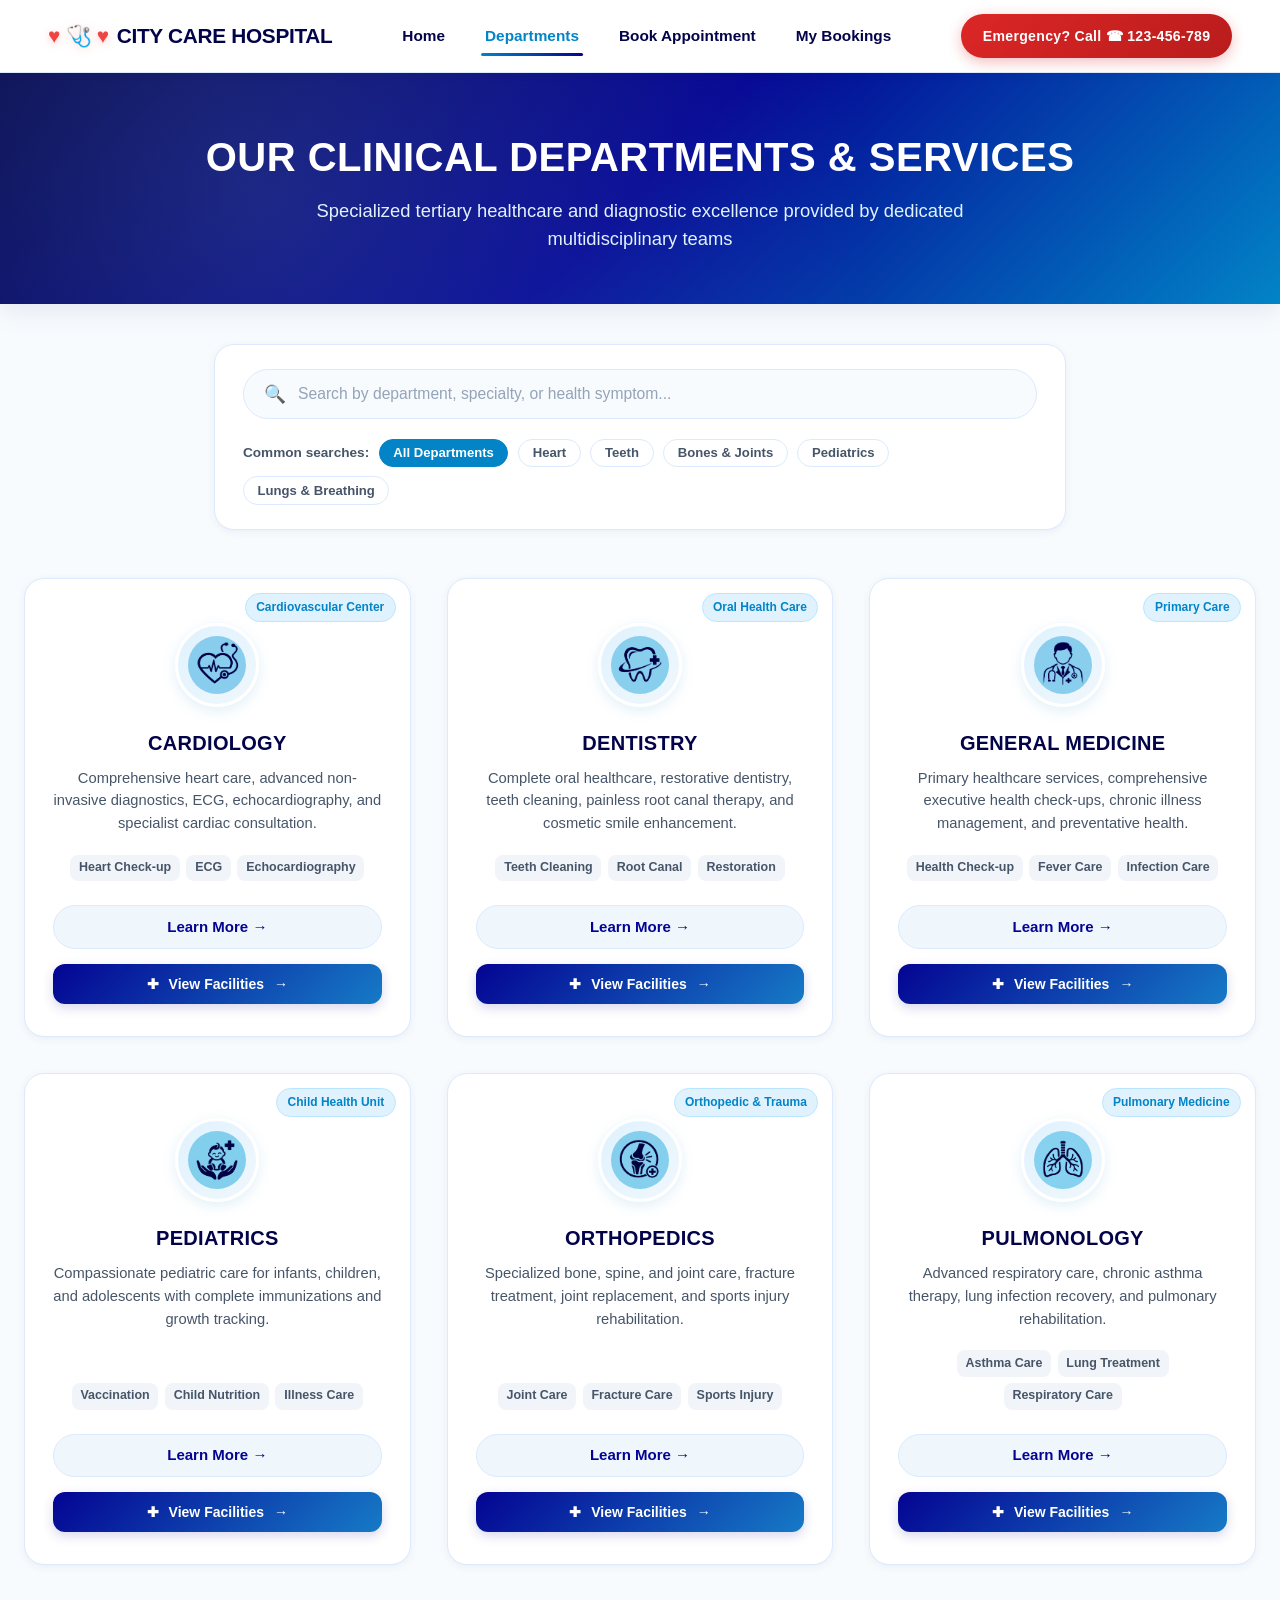
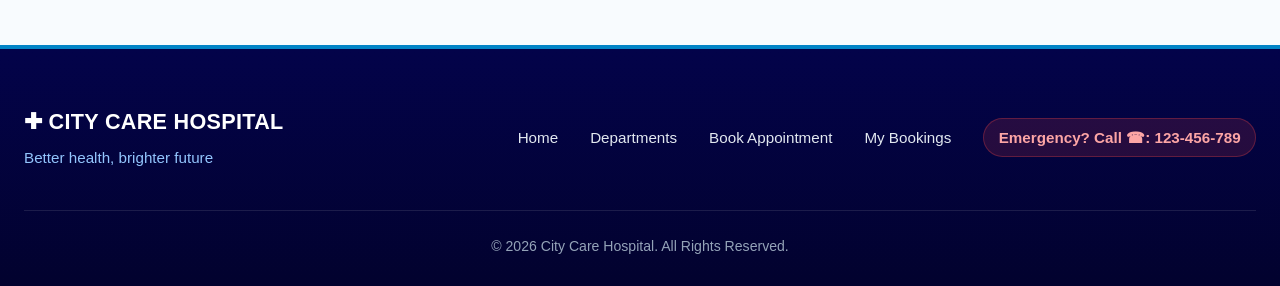
<file: department.html>
<!DOCTYPE html>
<html lang="en">
<head>
    <meta charset="UTF-8">
    <meta name="viewport" content="width=device-width, initial-scale=1.0">
    <title>Departments & Medical Services | City Care Hospital</title>
    <link rel="stylesheet" href="common.css">
    <link rel="stylesheet" href="department.css">
</head>
<body class="departments-page">
    <!-- Unified Navbar -->
    <header>
        <div class="navbar">
            <a href="main.html" class="logo-container">
                <span class="logo"><span class="badge-symbol">♥︎ 🩺 ♥︎</span> CITY CARE HOSPITAL</span>
            </a>
            <nav class="nav-menu">
                <a href="main.html" class="nav-link">Home</a>
                <a href="department.html" class="nav-link active">Departments</a>
                <a href="booking.html" class="nav-link">Book Appointment</a>
                <a href="appointments.html" class="nav-link">My Bookings</a>
            </nav>
            <a href="tel:123456789" class="emergency-button">
                Emergency? Call ☎ 123-456-789
            </a>
        </div>
    </header>

    <!-- Page Banner -->
    <div id="navbar2" class="page-banner">
        <b>OUR CLINICAL DEPARTMENTS & SERVICES</b>
        <span class="info">Specialized tertiary healthcare and diagnostic excellence provided by dedicated multidisciplinary teams</span>
    </div>

    <!-- Search & Filter Controls -->
    <section class="filter-section">
        <div class="search-box-wrapper">
            <div class="search-input-group">
                <span class="search-icon">🔍</span>
                <input 
                    type="text" 
                    id="departmentSearch" 
                    placeholder="Search by department, specialty, or health symptom..." 
                    aria-label="Search departments"
                >
            </div>
            <div class="quick-tags" id="quickTags">
                <span class="tag-label">Common searches:</span>
                <button type="button" class="filter-pill active" data-filter="">All Departments</button>
                <button type="button" class="filter-pill" data-filter="heart">Heart</button>
                <button type="button" class="filter-pill" data-filter="teeth">Teeth</button>
                <button type="button" class="filter-pill" data-filter="bone">Bones & Joints</button>
                <button type="button" class="filter-pill" data-filter="child">Pediatrics</button>
                <button type="button" class="filter-pill" data-filter="lung">Lungs & Breathing</button>
            </div>
        </div>
        <p id="noResultsMsg" class="no-results" style="display: none;">
            No departments found matching your search. Please try another keyword or select "All Departments".
        </p>
    </section>

    <!-- 6 Department Cards in a Modern Responsive Grid -->
    <main class="dep-container" id="departmentsContainer">
        <!-- Cardiology -->
        <div class="dep-card" id="cardiology" data-tags="heart ecg cardio chest echo blood pressure">
            <div class="card-badge">Cardiovascular Center</div>
            <img src="cardiology.png" id="cardioimage" alt="Cardiology">
            <h3 id="headingdep" class="headingdep">CARDIOLOGY</h3>
            <p id="motodep" class="motodep">Comprehensive heart care, advanced non-invasive diagnostics, ECG, echocardiography, and specialist cardiac consultation.</p>
            <div class="service-pills">
                <span>Heart Check-up</span>
                <span>ECG</span>
                <span>Echocardiography</span>
            </div>
            <a href="cardiology.html" id="linkdep" class="linkdep"><h3>Learn More &rarr;</h3></a>
            <button type="button" class="facilities-btn"
        onclick="viewFacilities('Cardiology', this)">
    <span>✚</span> View Facilities <span>→</span>
</button>
<div class="facilities-result"></div>
        </div>

        <!-- Dentistry -->
        <div class="dep-card" id="dentistry" data-tags="teeth dental oral tooth root canal gums cleaning">
            <div class="card-badge">Oral Health Care</div>
            <img src="dentistry.png" id="dentistryimage" alt="Dentistry">
            <h3 id="headingdep" class="headingdep">DENTISTRY</h3>
            <p id="motodep" class="motodep">Complete oral healthcare, restorative dentistry, teeth cleaning, painless root canal therapy, and cosmetic smile enhancement.</p>
            <div class="service-pills">
                <span>Teeth Cleaning</span>
                <span>Root Canal</span>
                <span>Restoration</span>
            </div>
            <a href="dentisitry.html" id="linkdep" class="linkdep"><h3>Learn More &rarr;</h3></a>
            <button type="button" class="facilities-btn"
        onclick="viewFacilities('Dentistry', this)">
    <span>✚</span> View Facilities <span>→</span>
</button>
<div class="facilities-result"></div>

        </div>

        <!-- General Medicine -->
        
<div class="dep-card" id="medicine" data-tags="general health fever infection diabetes primary physician medicine check-up">

    <div class="card-badge">Primary Care</div>

    <img src="medicine.png" id="medicineimage" alt="General Medicine">

    <h3 id="headingdep" class="headingdep">GENERAL MEDICINE</h3>

    <p id="motodep" class="motodep">
        Primary healthcare services, comprehensive executive health check-ups,
        chronic illness management, and preventative health.
    </p>

    <div class="service-pills">
        <span>Health Check-up</span>
        <span>Fever Care</span>
        <span>Infection Care</span>
    </div>

    <a href="general medicine.html" id="linkdep" class="linkdep">
        <h3>Learn More &rarr;</h3>
    </a>

    <button type="button" class="facilities-btn"
        onclick="viewFacilities('General Medicine', this)">
    <span>✚</span> View Facilities <span>→</span>
</button>
<div class="facilities-result"></div>


    <!-- Facilities will appear here -->
    <div id="facilities-General-Medicine"></div>

</div>


        <!-- Pediatrics -->
        <div class="dep-card" id="pediatrics" data-tags="child baby infant nutrition vaccination kids newborn growth">
            <div class="card-badge">Child Health Unit</div>
            <img src="pediatrics.png" id="pediatricsimage" alt="Pediatrics">
            <h3 id="headingdep" class="headingdep">PEDIATRICS</h3>
            <p id="motodep" class="motodep">Compassionate pediatric care for infants, children, and adolescents with complete immunizations and growth tracking.</p>
            <div class="service-pills">
                <span>Vaccination</span>
                <span>Child Nutrition</span>
                <span>Illness Care</span>
            </div>
            <a href="pediatrics.html" id="linkdep" class="linkdep"><h3>Learn More &rarr;</h3></a>
        <button type="button" class="facilities-btn"
        onclick="viewFacilities('Pediatrics', this)">
    <span>✚</span> View Facilities <span>→</span>
</button><div class="facilities-result"></div></div>

        <!-- Orthopedics -->
        <div class="dep-card" id="orthopedics" data-tags="bone joint fracture sports injury spine knee arthritis movement">
            <div class="card-badge">Orthopedic & Trauma</div>
            <img src="orthopedics.png" id="orthopedicsimage" alt="Orthopedics">
            <h3 id="headingdep" class="headingdep">ORTHOPEDICS</h3>
            <p id="motodep" class="motodep">Specialized bone, spine, and joint care, fracture treatment, joint replacement, and sports injury rehabilitation.</p>
            <div class="service-pills">
                <span>Joint Care</span>
                <span>Fracture Care</span>
                <span>Sports Injury</span>
            </div>
            <a href="orthopedic.html" id="linkdep" class="linkdep"><h3>Learn More &rarr;</h3></a>
        <button type="button" class="facilities-btn"
        onclick="viewFacilities('Orthopedics', this)">
    <span>✚</span> View Facilities <span>→</span>
</button><div class="facilities-result"></div></div>

        <!-- Pulmonology -->
        <div class="dep-card" id="pulmunology" data-tags="lung breathing respiratory asthma cough chest pulmonary wellness">
            <div class="card-badge">Pulmonary Medicine</div>
            <img src="pulmunology.png" id="pulmunologyimage" alt="Pulmonology">
            <h3 id="headingdep" class="headingdep">PULMONOLOGY</h3>
            <p id="motodep" class="motodep">Advanced respiratory care, chronic asthma therapy, lung infection recovery, and pulmonary rehabilitation.</p>
            <div class="service-pills">
                <span>Asthma Care</span>
                <span>Lung Treatment</span>
                <span>Respiratory Care</span>
            </div>
            <a href="pediatrics.html" id="linkdep" class="linkdep"><h3>Learn More &rarr;</h3></a>
        <button type="button" class="facilities-btn"
        onclick="viewFacilities('Pulmonology', this)">
    <span>✚</span> View Facilities <span>→</span>
</button><div class="facilities-result"></div></div>
    </main>

    <!-- Unified Footer -->
    <footer>
        <div class="last">
            <div class="footertop">
                <div class="slogan">
                    <a href="main.html" class="end">
                        <span class="endlogo">✚ CITY CARE HOSPITAL</span>
                    </a>
                    <span class="eend">Better health, brighter future</span>
                </div>
                <nav class="footer-nav">
                    <a href="main.html" class="end">Home</a>
                    <a href="department.html" class="end">Departments</a>
                    <a href="booking.html" class="end">Book Appointment</a>
                    <a href="appointments.html" class="end">My Bookings</a>
                    <a href="tel:123456789" class="end footer-emergency">Emergency? Call ☎: 123-456-789</a>
                </nav>
            </div>
            <div class="copyright">© 2026 City Care Hospital. All Rights Reserved.</div>
        </div>
    </footer>

    <!-- Search & Filter Logic -->
    <script>
    document.addEventListener("DOMContentLoaded", function() {
        const searchInput = document.getElementById("departmentSearch");
        const cards = document.querySelectorAll(".dep-card");
        const noResultsMsg = document.getElementById("noResultsMsg");
        const filterPills = document.querySelectorAll(".filter-pill");

        function filterDepartments() {
            const query = searchInput.value;
            let visibleCount = 0;

            cards.forEach(function(card) {
                const cardContent = card.textContent.toLowerCase() + " " + (card.getAttribute("data-tags") || "");
                if (query === "" || cardContent.includes(query)) {
                    card.style.display = "flex";
                    visibleCount++;
                } else {
                    card.style.display = "none";
                }
            });

            if (visibleCount === 0) {
                noResultsMsg.style.display = "block";
            } else {
                noResultsMsg.style.display = "none";
            }
        }

        searchInput.addEventListener("input", function() {
            filterPills.forEach(p => p.classList.remove("active"));
            filterDepartments();
        });

        filterPills.forEach(function(pill) {
            pill.addEventListener("click", function() {
                filterPills.forEach(p => p.classList.remove("active"));
                pill.classList.add("active");
                searchInput.value = pill.getAttribute("data-filter") || "";
                filterDepartments();
            });
        });
    });
    </script>

<script>
async function viewFacilities(department, button) {
    const resultBox = button.nextElementSibling;

    if (!resultBox) return;
    resultBox.textContent = "Loading facilities...";

    try {
        const response = await fetch(
            "/api/departments/" + encodeURIComponent(department)
        );

        const data = await response.json();

        if (!response.ok) {
            throw new Error(
                data.detail || "Unable to load department facilities"
            );
        }

        resultBox.innerHTML = "";

        const list = document.createElement("ul");

        data.facilities.forEach(function(facility) {
            const item = document.createElement("li");
            item.textContent = facility;
            list.appendChild(item);
        });

        resultBox.appendChild(list);

    } catch (error) {
        resultBox.textContent =
            "Unable to load facilities. Please try again.";
    }
}
</script>

</body>
</html>
</file>
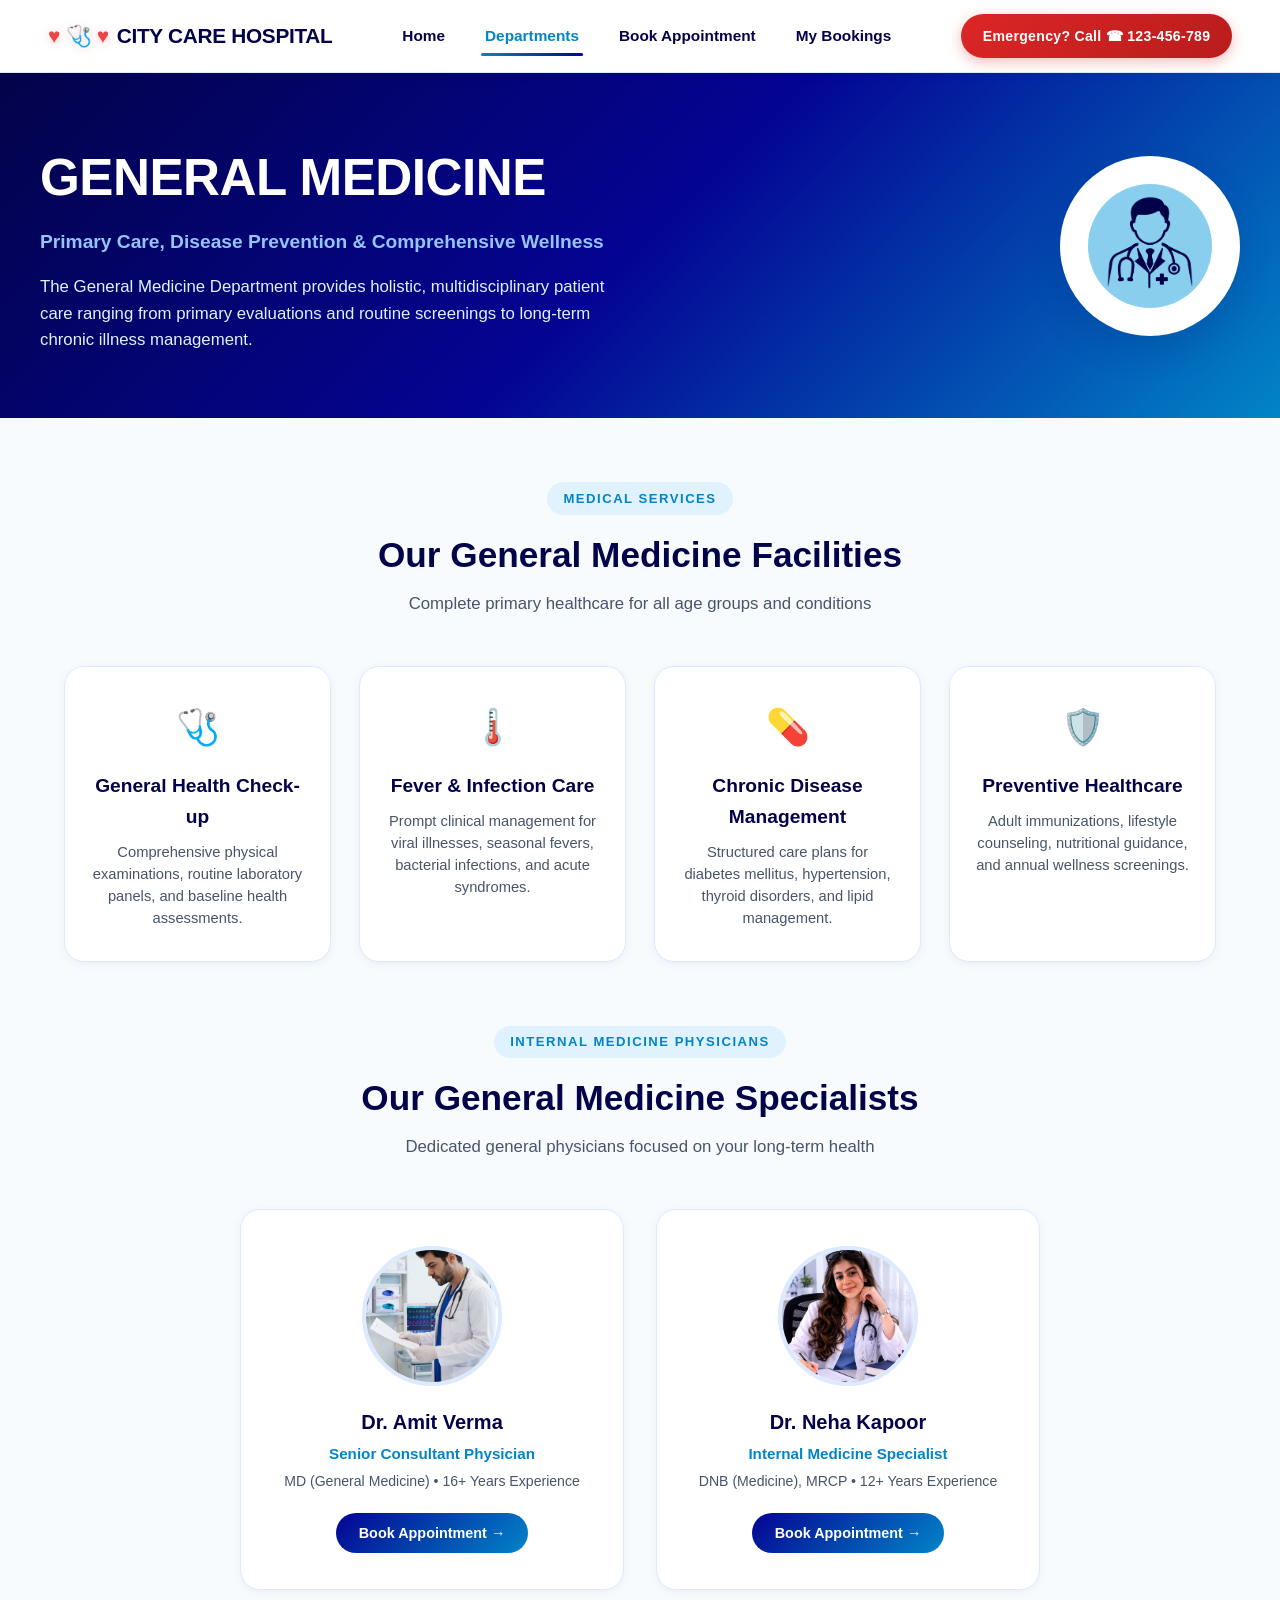
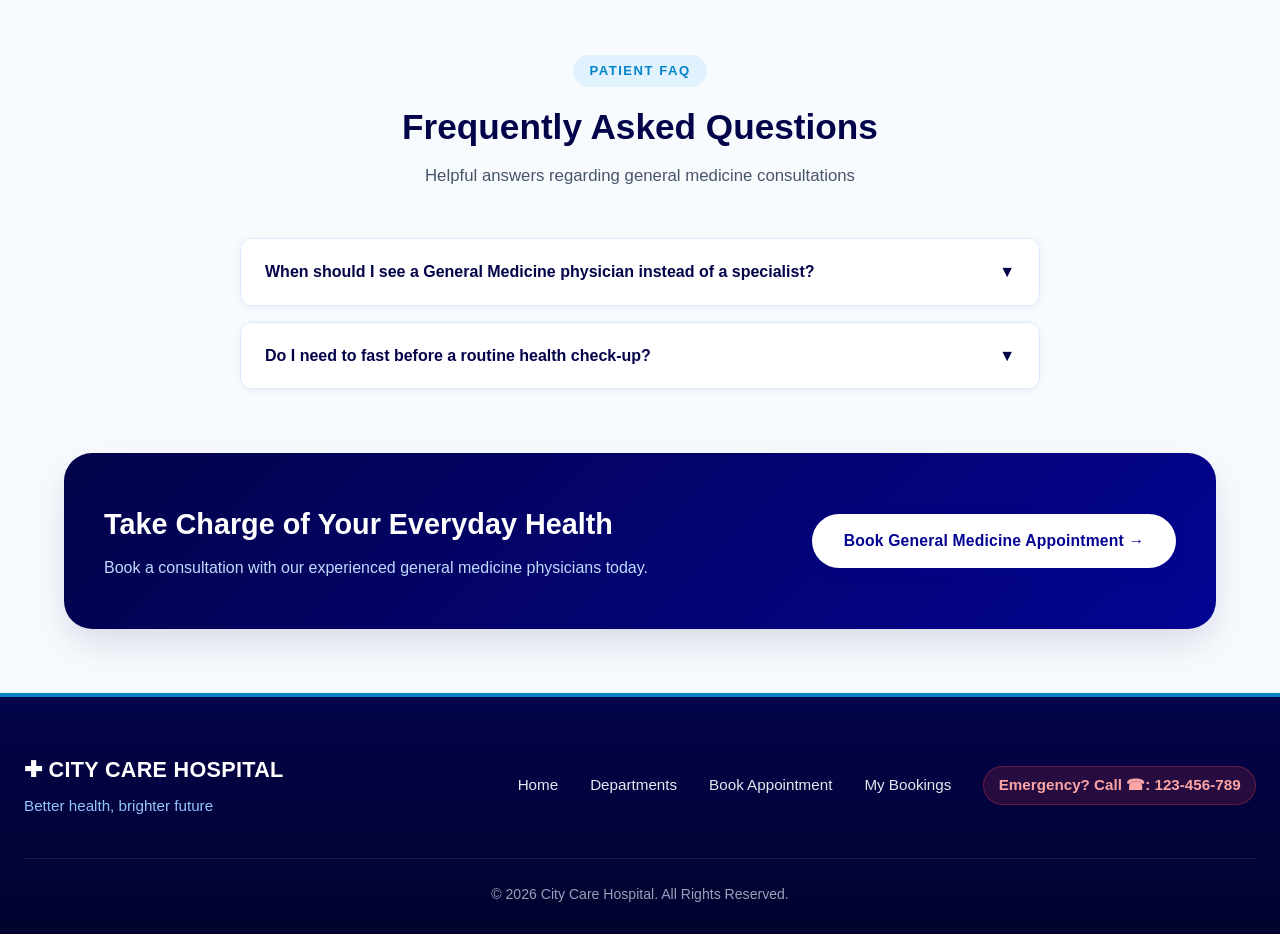
<file: general medicine.html>
<!DOCTYPE html>
<html lang="en">
<head>
    <meta charset="UTF-8">
    <meta name="viewport" content="width=device-width, initial-scale=1.0">
    <title>General Medicine - City Care Hospital</title>
    <link rel="stylesheet" href="common.css">
    <link rel="stylesheet" href="department.css">
    <style>
        .dept-hero {
            background: linear-gradient(135deg, #03034a 0%, #040493 50%, #0284c7 100%);
            color: #ffffff;
            padding: 4rem 1.5rem;
            position: relative;
            overflow: hidden;
        }
        .dept-hero-inner {
            max-width: 1200px;
            margin: 0 auto;
            display: flex;
            align-items: center;
            justify-content: space-between;
            gap: 3rem;
        }
        .dept-hero-text h1 {
            font-size: clamp(2.2rem, 4vw, 3.2rem);
            font-weight: 900;
            margin-bottom: 0.5rem;
            letter-spacing: -0.5px;
        }
        .dept-hero-text p.tagline {
            color: #93c5fd;
            font-size: 1.2rem;
            font-weight: 700;
            margin-bottom: 1rem;
        }
        .dept-hero-text p.desc {
            color: #e0f2fe;
            font-size: 1.05rem;
            max-width: 600px;
            line-height: 1.6;
        }
        .dept-hero-img {
            width: 180px;
            height: 180px;
            object-fit: contain;
            background: #ffffff;
            border-radius: 50%;
            padding: 1.5rem;
            box-shadow: var(--shadow-lg);
            border: 4px solid rgba(255, 255, 255, 0.4);
            flex-shrink: 0;
        }
        .dept-section {
            max-width: 1200px;
            margin: 0 auto;
            padding: 4rem 1.5rem;
        }
        .section-header {
            text-align: center;
            margin-bottom: 3rem;
        }
        .section-header h2 {
            font-size: 2.2rem;
            font-weight: 800;
            color: var(--primary-dark);
            margin-bottom: 0.5rem;
        }
        .section-header p {
            color: var(--text-muted);
            font-size: 1.05rem;
        }
        .services-detail-grid {
            display: grid;
            grid-template-columns: repeat(4, 1fr);
            gap: 1.75rem;
            margin-bottom: 4rem;
        }
        .service-detail-card {
            background: #ffffff;
            border: 1px solid var(--border-color);
            border-radius: var(--radius-lg);
            padding: 2rem 1.5rem;
            box-shadow: var(--shadow-sm);
            text-align: center;
            transition: var(--transition);
        }
        .service-detail-card:hover {
            transform: translateY(-6px);
            box-shadow: var(--shadow-md);
            border-color: var(--accent-cyan);
        }
        .service-detail-card .srv-icon {
            font-size: 2.2rem;
            display: block;
            margin-bottom: 1rem;
        }
        .service-detail-card h3 {
            color: var(--primary-dark);
            font-size: 1.2rem;
            font-weight: 800;
            margin-bottom: 0.5rem;
        }
        .service-detail-card p {
            color: var(--text-muted);
            font-size: 0.92rem;
            line-height: 1.5;
        }
        .doctors-grid {
            display: grid;
            grid-template-columns: repeat(2, 1fr);
            max-width: 800px;
            margin: 0 auto 4rem;
            gap: 2rem;
        }
        .doc-card {
            background: #ffffff;
            border: 1px solid var(--border-color);
            border-radius: var(--radius-lg);
            padding: 2.25rem 1.5rem;
            box-shadow: var(--shadow-sm);
            text-align: center;
            display: flex;
            flex-direction: column;
            align-items: center;
            transition: var(--transition);
        }
        .doc-card:hover {
            transform: translateY(-6px);
            box-shadow: var(--shadow-md);
            border-color: var(--accent-cyan);
        }
        .doc-card img {
            width: 140px;
            height: 140px;
            object-fit: cover;
            border-radius: 50%;
            border: 4px solid var(--border-color);
            margin-bottom: 1.25rem;
        }
        .doc-card h3 {
            color: var(--primary-dark);
            font-size: 1.25rem;
            font-weight: 800;
            margin-bottom: 0.25rem;
        }
        .doc-card .doc-spec {
            color: var(--secondary);
            font-weight: 700;
            font-size: 0.95rem;
            margin-bottom: 0.25rem;
        }
        .doc-card .doc-exp {
            color: var(--text-muted);
            font-size: 0.88rem;
            margin-bottom: 1.25rem;
        }
        .doc-btn {
            background: linear-gradient(135deg, var(--primary) 0%, var(--secondary) 100%);
            color: #ffffff;
            padding: 0.55rem 1.4rem;
            border-radius: var(--radius-pill);
            font-weight: 700;
            font-size: 0.9rem;
            text-decoration: none;
            transition: var(--transition);
        }
        .doc-btn:hover {
            transform: translateY(-2px);
            box-shadow: 0 4px 12px rgba(4, 4, 147, 0.25);
            color: #ffffff;
        }
        .faq-accordion {
            max-width: 800px;
            margin: 0 auto 4rem;
            display: flex;
            flex-direction: column;
            gap: 1rem;
        }
        .faq-item {
            background: #ffffff;
            border: 1px solid var(--border-color);
            border-radius: var(--radius-md);
            overflow: hidden;
            box-shadow: var(--shadow-sm);
        }
        .faq-question {
            padding: 1.25rem 1.5rem;
            font-weight: 700;
            color: var(--primary-dark);
            cursor: pointer;
            display: flex;
            justify-content: space-between;
            align-items: center;
            background: #ffffff;
            transition: var(--transition);
        }
        .faq-question:hover {
            background: var(--surface-alt);
            color: var(--secondary);
        }
        .faq-answer {
            padding: 1.25rem 1.5rem;
            color: var(--text-muted);
            font-size: 0.96rem;
            line-height: 1.6;
            border-top: 1px solid var(--border-color);
            display: none;
            background: var(--surface-alt);
        }
        .dept-cta-banner {
            background: linear-gradient(135deg, #03034a 0%, #040493 100%);
            color: #ffffff;
            border-radius: var(--radius-xl);
            padding: 3rem 2.5rem;
            display: flex;
            align-items: center;
            justify-content: space-between;
            gap: 2rem;
            box-shadow: var(--shadow-lg);
        }
        .dept-cta-text h3 {
            font-size: 1.8rem;
            font-weight: 800;
            margin-bottom: 0.5rem;
        }
        .dept-cta-text p {
            color: #bfdbfe;
            font-size: 1rem;
        }
        @media (max-width: 992px) {
            .services-detail-grid {
                grid-template-columns: repeat(2, 1fr);
            }
        }
        @media (max-width: 768px) {
            .dept-hero-inner {
                flex-direction: column;
                text-align: center;
            }
            .services-detail-grid {
                grid-template-columns: 1fr;
            }
            .doctors-grid {
                grid-template-columns: 1fr;
            }
            .dept-cta-banner {
                flex-direction: column;
                text-align: center;
            }
        }
    </style>
</head>
<body>
    <header>
        <div class="navbar">
            <a href="main.html" class="logo-container">
                <span class="logo"><span class="badge-symbol">♥︎ 🩺 ♥︎</span> CITY CARE HOSPITAL</span>
            </a>
            <nav class="nav-menu">
                <a href="main.html" class="nav-link">Home</a>
                <a href="department.html" class="nav-link active">Departments</a>
                <a href="booking.html" class="nav-link">Book Appointment</a>
                <a href="appointments.html" class="nav-link">My Bookings</a>
            </nav>
            <a href="tel:123456789" class="emergency-button">
                Emergency? Call ☎ 123-456-789
            </a>
        </div>
    </header>

    <section class="dept-hero">
        <div class="dept-hero-inner">
            <div class="dept-hero-text">
                <h1>GENERAL MEDICINE</h1>
                <p class="tagline">Primary Care, Disease Prevention & Comprehensive Wellness</p>
                <p class="desc">The General Medicine Department provides holistic, multidisciplinary patient care ranging from primary evaluations and routine screenings to long-term chronic illness management.</p>
            </div>
            <img src="medicine.png" alt="General Medicine" class="dept-hero-img">
        </div>
    </section>

    <main class="dept-section">
        <!-- Facilities Section with Staggered Scroll Animation (Section 2.4) -->
        <div class="section-header">
            <span class="section-tag">MEDICAL SERVICES</span>
            <h2>Our General Medicine Facilities</h2>
            <p>Complete primary healthcare for all age groups and conditions</p>
        </div>

        <div class="services-detail-grid">
            <div class="service-detail-card anim-scroll-card" data-index="0">
                <span class="srv-icon">🩺</span>
                <h3>General Health Check-up</h3>
                <p>Comprehensive physical examinations, routine laboratory panels, and baseline health assessments.</p>
            </div>
            <div class="service-detail-card anim-scroll-card" data-index="1">
                <span class="srv-icon">🌡️</span>
                <h3>Fever & Infection Care</h3>
                <p>Prompt clinical management for viral illnesses, seasonal fevers, bacterial infections, and acute syndromes.</p>
            </div>
            <div class="service-detail-card anim-scroll-card" data-index="2">
                <span class="srv-icon">💊</span>
                <h3>Chronic Disease Management</h3>
                <p>Structured care plans for diabetes mellitus, hypertension, thyroid disorders, and lipid management.</p>
            </div>
            <div class="service-detail-card anim-scroll-card" data-index="3">
                <span class="srv-icon">🛡️</span>
                <h3>Preventive Healthcare</h3>
                <p>Adult immunizations, lifestyle counseling, nutritional guidance, and annual wellness screenings.</p>
            </div>
        </div>

        <div class="section-header">
            <span class="section-tag">INTERNAL MEDICINE PHYSICIANS</span>
            <h2>Our General Medicine Specialists</h2>
            <p>Dedicated general physicians focused on your long-term health</p>
        </div>

        <div class="doctors-grid">
            <div class="doc-card anim-scroll-card" data-index="0">
                <img src="doctorg1.jpg" alt="Dr. Amit Verma">
                <h3>Dr. Amit Verma</h3>
                <p class="doc-spec">Senior Consultant Physician</p>
                <p class="doc-exp">MD (General Medicine) • 16+ Years Experience</p>
                <a href="booking.html?department=General+Medicine" class="doc-btn">Book Appointment &rarr;</a>
            </div>
            <div class="doc-card anim-scroll-card" data-index="1">
                <img src="doctorg2.jpg" alt="Dr. Neha Kapoor">
                <h3>Dr. Neha Kapoor</h3>
                <p class="doc-spec">Internal Medicine Specialist</p>
                <p class="doc-exp">DNB (Medicine), MRCP • 12+ Years Experience</p>
                <a href="booking.html?department=General+Medicine" class="doc-btn">Book Appointment &rarr;</a>
            </div>
        </div>

        <div class="section-header">
            <span class="section-tag">PATIENT FAQ</span>
            <h2>Frequently Asked Questions</h2>
            <p>Helpful answers regarding general medicine consultations</p>
        </div>

        <div class="faq-accordion">
            <div class="faq-item">
                <div class="faq-question" onclick="toggleFAQ(this)">
                    <span>When should I see a General Medicine physician instead of a specialist?</span>
                    <span>▼</span>
                </div>
                <div class="faq-answer">
                    General Medicine physicians are your first line of healthcare for fevers, fatigue, unexplained symptoms, annual health checks, and chronic conditions like blood pressure and diabetes.
                </div>
            </div>
            <div class="faq-item">
                <div class="faq-question" onclick="toggleFAQ(this)">
                    <span>Do I need to fast before a routine health check-up?</span>
                    <span>▼</span>
                </div>
                <div class="faq-answer">
                    If your check-up includes fasting blood glucose or lipid profiling, an 8 to 10-hour overnight fast with water is recommended.
                </div>
            </div>
        </div>

        <div class="dept-cta-banner">
            <div class="dept-cta-text">
                <h3>Take Charge of Your Everyday Health</h3>
                <p>Book a consultation with our experienced general medicine physicians today.</p>
            </div>
            <a href="booking.html?department=General+Medicine" class="btn btn-primary btn-pill" style="background: #ffffff; color: var(--primary);">
                Book General Medicine Appointment &rarr;
            </a>
        </div>
    </main>

    <footer>
        <div class="last">
            <div class="footertop">
                <div class="slogan">
                    <a href="main.html" class="end">
                        <span class="endlogo">✚ CITY CARE HOSPITAL</span>
                    </a>
                    <span class="eend">Better health, brighter future</span>
                </div>
                <nav class="footer-nav">
                    <a href="main.html" class="end">Home</a>
                    <a href="department.html" class="end">Departments</a>
                    <a href="booking.html" class="end">Book Appointment</a>
                    <a href="appointments.html" class="end">My Bookings</a>
                    <a href="tel:123456789" class="end footer-emergency">Emergency? Call ☎: 123-456-789</a>
                </nav>
            </div>
            <div class="copyright">© 2026 City Care Hospital. All Rights Reserved.</div>
        </div>
    </footer>

    <script>
    document.addEventListener("DOMContentLoaded", function() {
        const scrollCards = document.querySelectorAll(".anim-scroll-card");
        if ("IntersectionObserver" in window) {
            const cardObserver = new IntersectionObserver(function(entries, observer) {
                entries.forEach(function(entry) {
                    if (entry.isIntersecting) {
                        const card = entry.target;
                        const index = parseInt(card.getAttribute("data-index") || "0", 10);
                        setTimeout(function() {
                            card.classList.add("in-view");
                        }, index * 180);
                        observer.unobserve(card);
                    }
                });
            }, { threshold: 0.15 });
            scrollCards.forEach(c => cardObserver.observe(c));
        } else {
            scrollCards.forEach(c => c.classList.add("in-view"));
        }
    });

    function toggleFAQ(element) {
        const answer = element.nextElementSibling;
        const arrow = element.querySelector("span:last-child");
        if (answer.style.display === "block") {
            answer.style.display = "none";
            if (arrow) arrow.textContent = "▼";
        } else {
            answer.style.display = "block";
            if (arrow) arrow.textContent = "▲";
        }
    }
    </script>
</body>
</html>
</file>
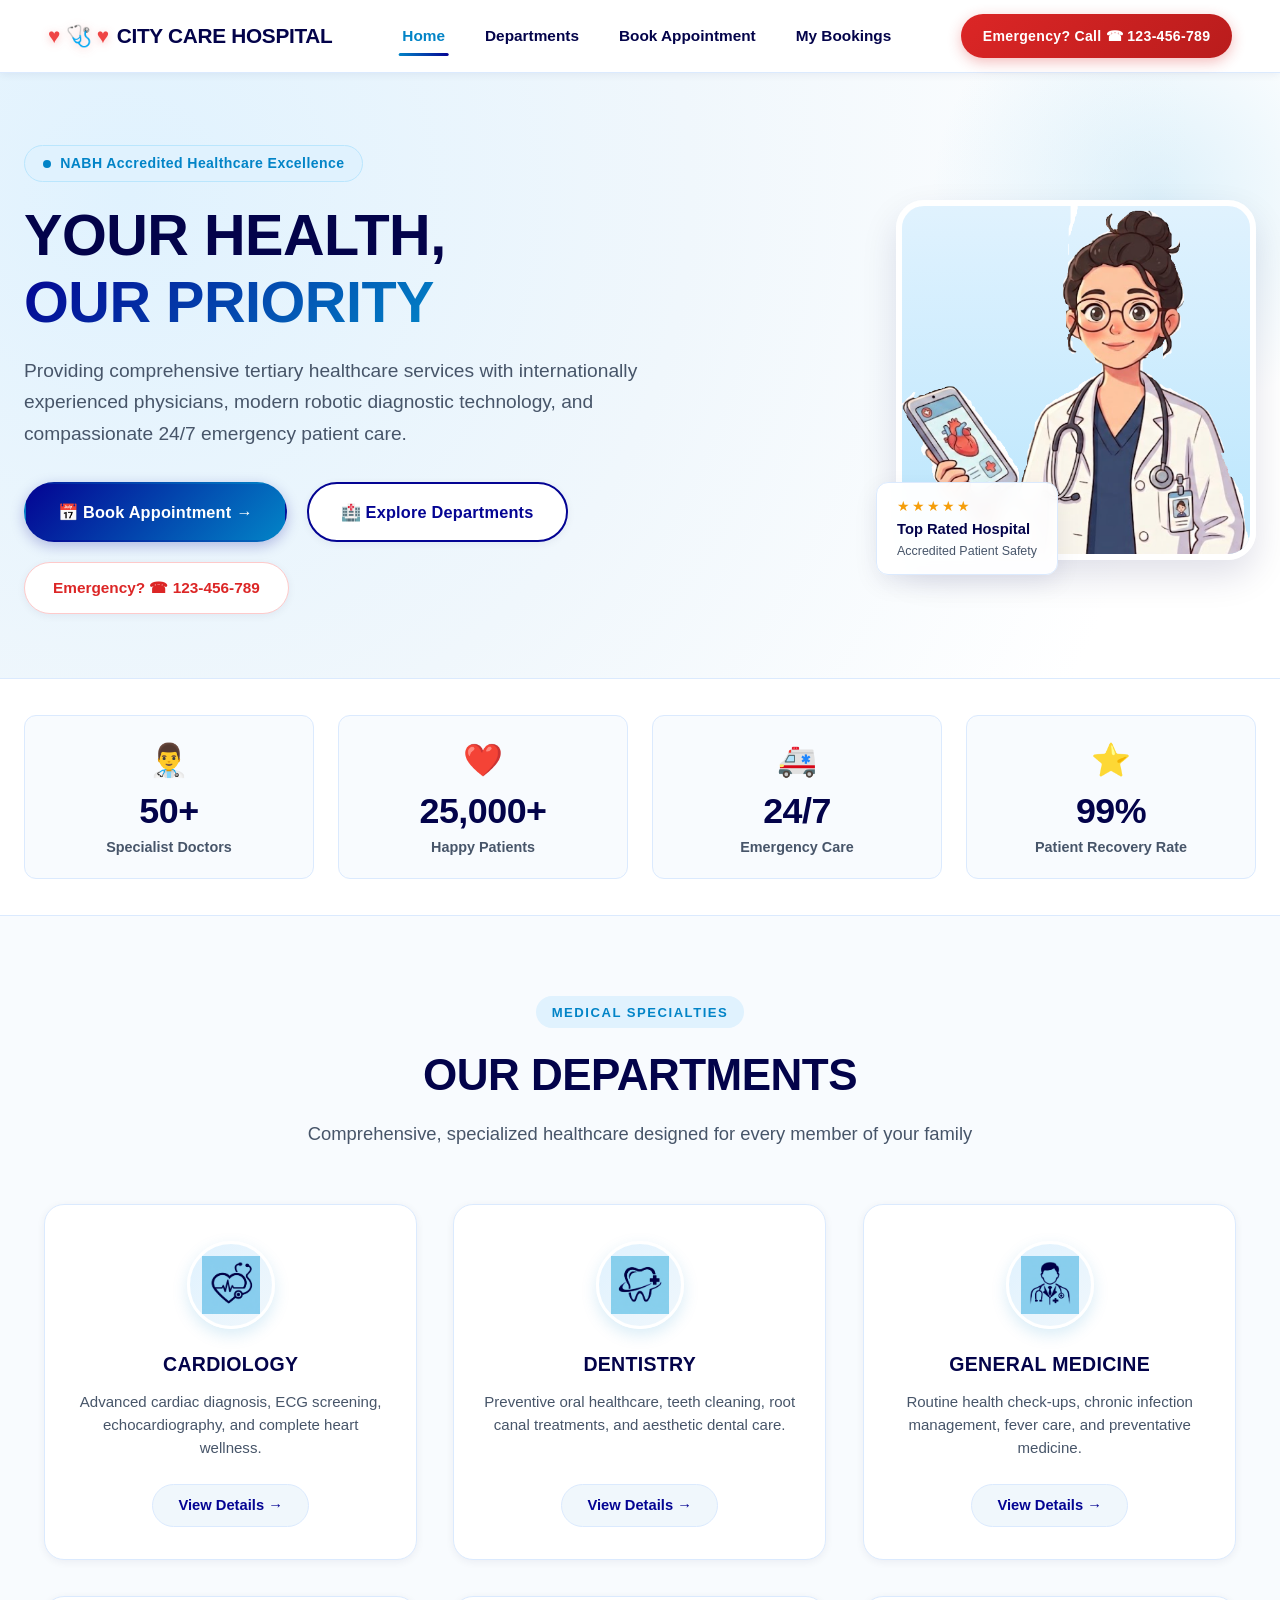
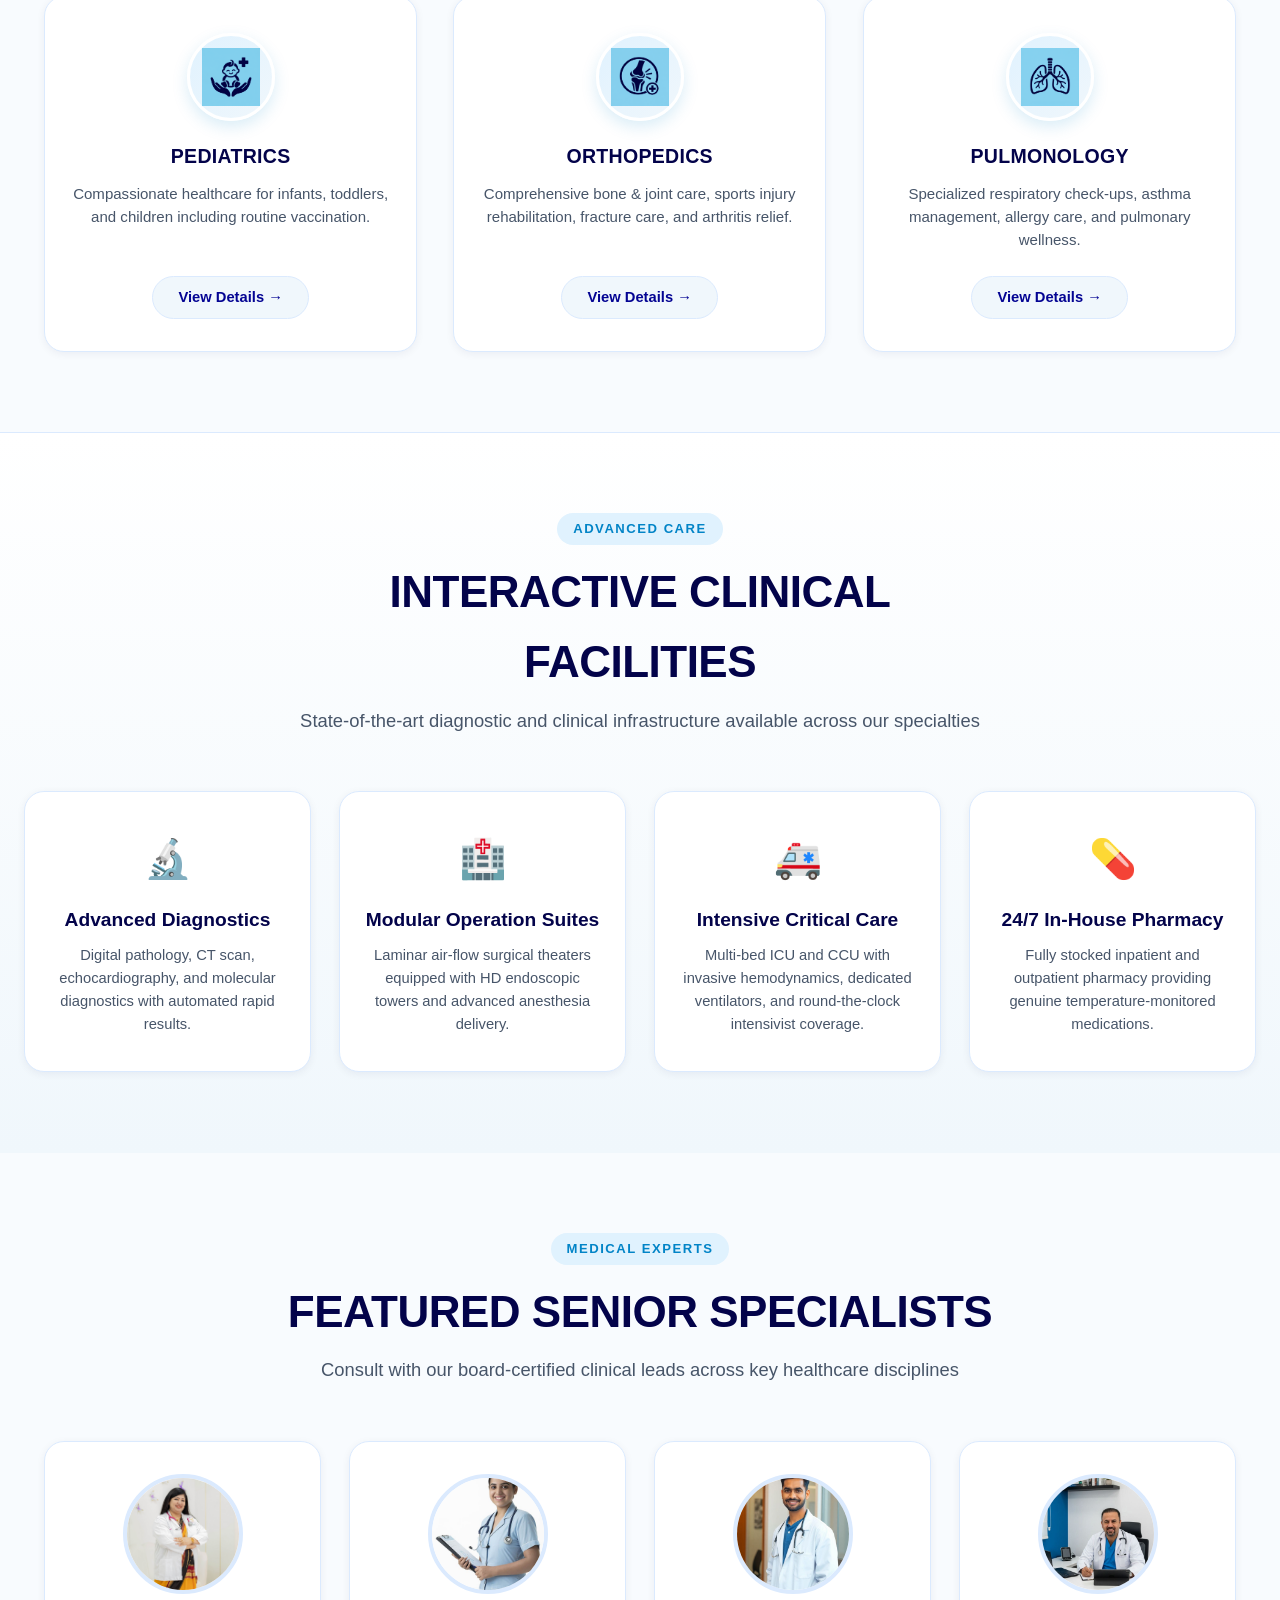
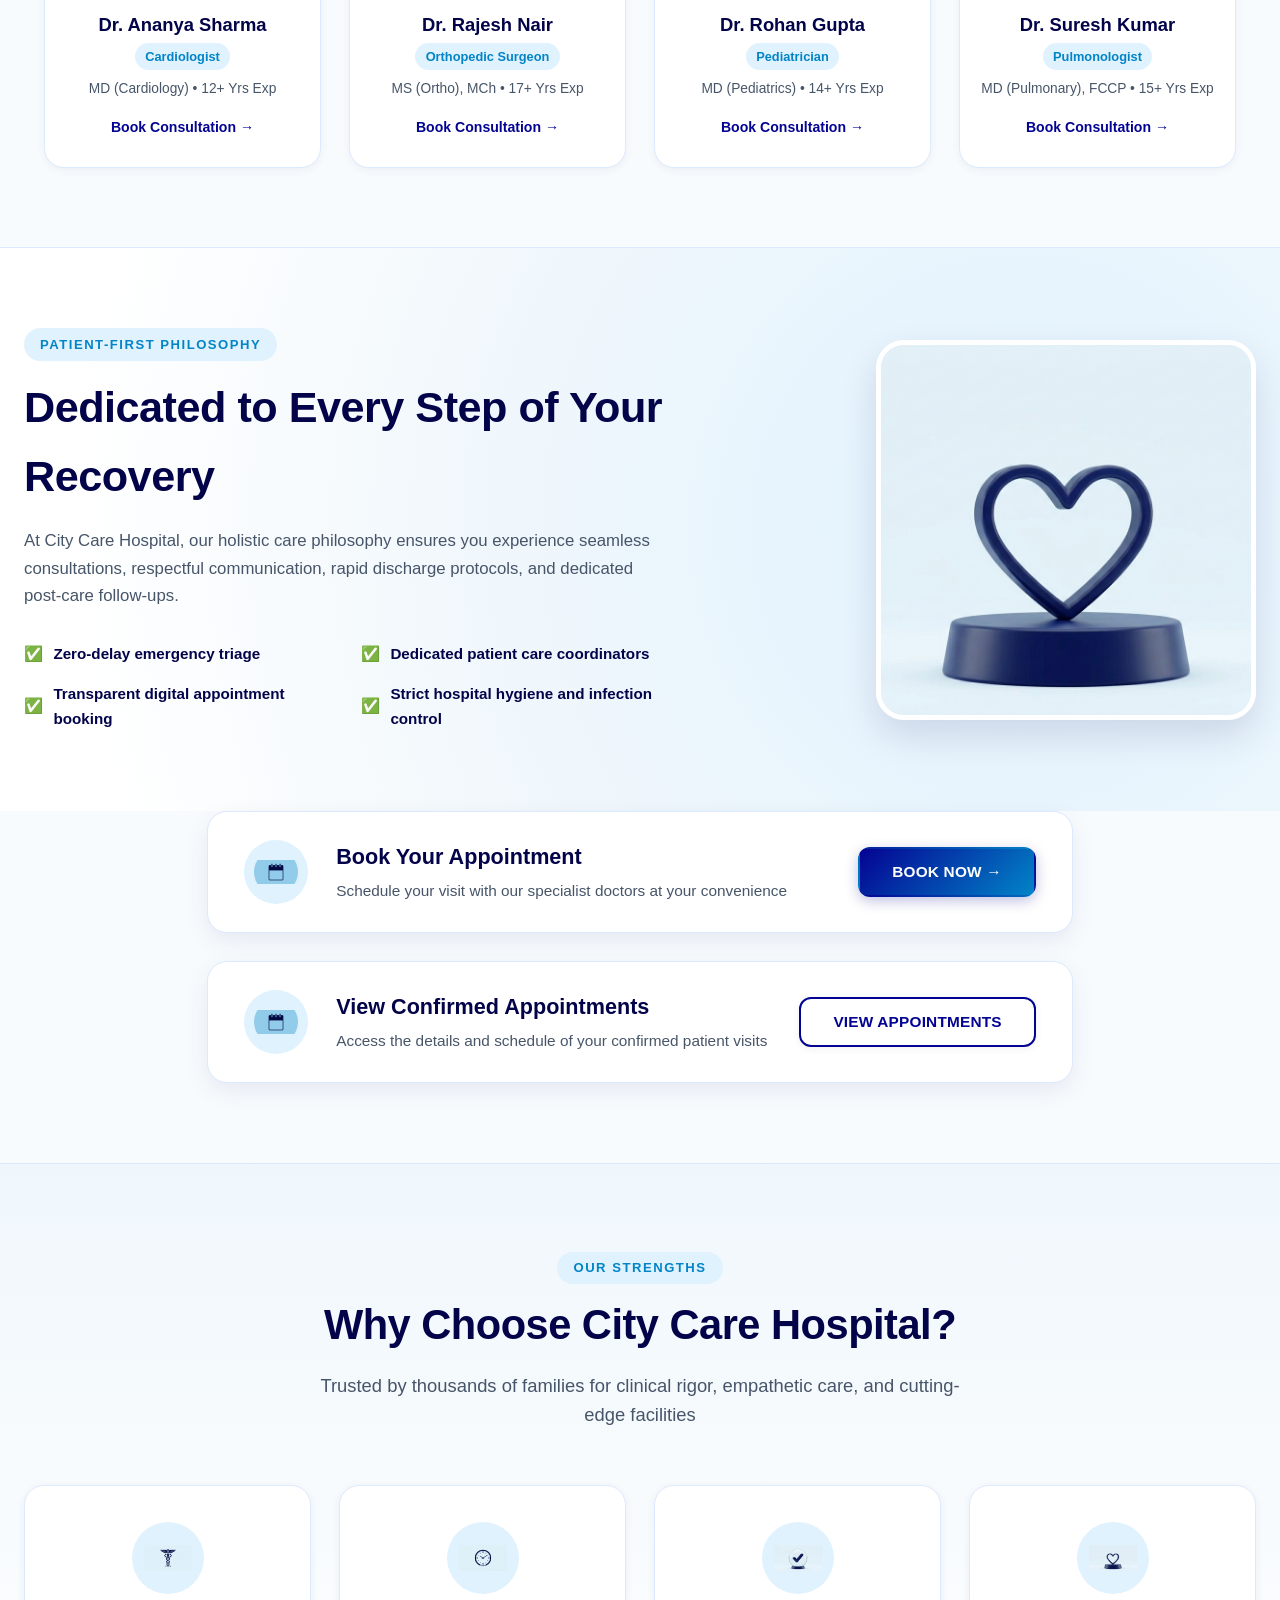
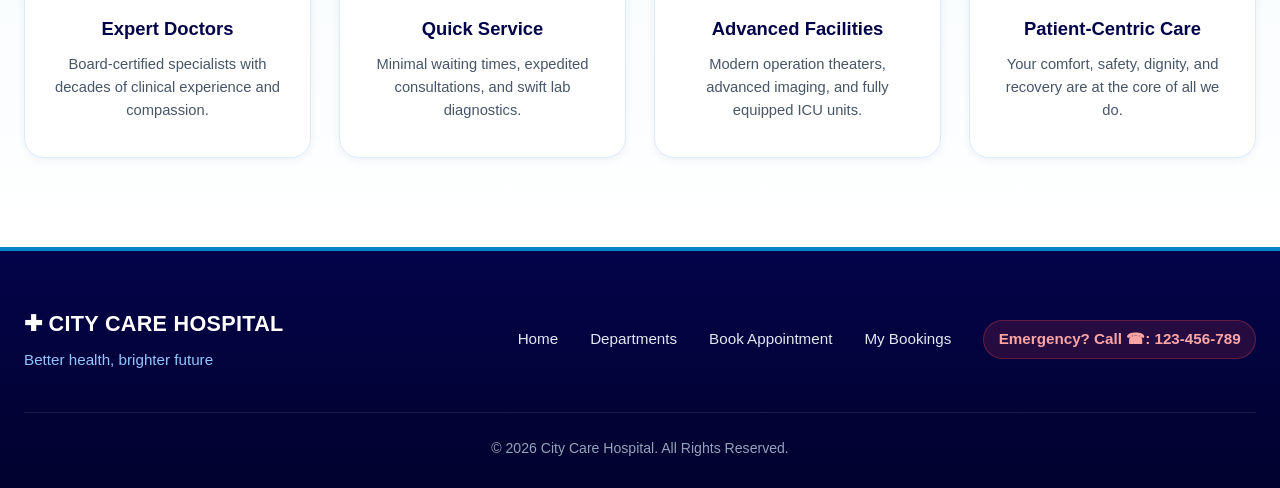
<file: main.html>
<!DOCTYPE html>
<html lang="en">

<head>
    <meta charset="UTF-8">
    <meta name="viewport" content="width=device-width, initial-scale=1.0">
    <title>City Care Hospital | Your Health, Our Priority</title>
    <link rel="stylesheet" href="common.css">
    <link rel="stylesheet" href="main.css">
</head>

<body>
    <!-- Unified Navbar -->
    <header>
        <div class="navbar">
            <a href="main.html" class="logo-container">
                <span class="logo"><span class="badge-symbol">♥︎ 🩺 ♥︎</span> CITY CARE HOSPITAL</span>
            </a>
            <nav class="nav-menu">
                <a href="main.html" class="nav-link active">Home</a>
                <a href="department.html" class="nav-link">Departments</a>
                <a href="booking.html" class="nav-link">Book Appointment</a>
                <a href="appointments.html" class="nav-link">My Bookings</a>
            </nav>
            <a href="tel:123456789" class="emergency-button">
                Emergency? Call ☎ 123-456-789
            </a>
        </div>
    </header>

    <!-- Hero Section with Hospital Image and Animated Heading -->
    <section id="block">
        <div class="hero-wrapper">
            <div class="text">
                <div class="hero-badge">
                    <span class="pulse-dot"></span> NABH Accredited Healthcare Excellence
                </div>
                <h1 id="maintext">YOUR HEALTH, <br><span class="gradient-text animated-hero-title">OUR PRIORITY</span></h1>
                <p id="extra">Providing comprehensive tertiary healthcare services with internationally experienced physicians, modern robotic diagnostic technology, and compassionate 24/7 emergency patient care.</p>

                <div class="hero-actions">
                    <a href="booking.html" class="btn btn-primary btn-pill hero-cta">
                        📅 Book Appointment &rarr;
                    </a>
                    <a href="#departments-section" class="btn btn-secondary btn-pill hero-cta">
                        🏥 Explore Departments
                    </a>
                    <a href="tel:123456789" id="bbutton">
                        Emergency? ☎ 123-456-789
                    </a>
                </div>
            </div>

            <div class="hero-image-container">
                <div class="doctor-badge-floating">
                    <span class="star-rating">★★★★★</span>
                    <strong>Top Rated Hospital</strong>
                    <small>Accredited Patient Safety</small>
                </div>
                <img src="Doctor.png" alt="City Care Hospital Doctor" class="image">
            </div>
        </div>
    </section>

    <!-- Live Animated Statistics Bar -->
    <section class="stats-section">
        <div class="stats-container">
            <div class="stat-card" data-target="50" data-suffix="+">
                <span class="stat-icon">👨‍⚕️</span>
                <h3 class="stat-number"><span class="counter">0</span>+</h3>
                <p class="stat-label">Specialist Doctors</p>
            </div>
            <div class="stat-card" data-target="25000" data-suffix="+">
                <span class="stat-icon">❤️</span>
                <h3 class="stat-number"><span class="counter">0</span>+</h3>
                <p class="stat-label">Happy Patients</p>
            </div>
            <div class="stat-card" data-target="24" data-suffix="/7">
                <span class="stat-icon">🚑</span>
                <h3 class="stat-number">24/7</h3>
                <p class="stat-label">Emergency Care</p>
            </div>
            <div class="stat-card" data-target="99" data-suffix="%">
                <span class="stat-icon">⭐</span>
                <h3 class="stat-number"><span class="counter">0</span>%</h3>
                <p class="stat-label">Patient Recovery Rate</p>
            </div>
        </div>
    </section>

    <!-- Scroll-Based Animated Departments Section (Section 2.3) -->
    <section id="departments-section">
        <div class="section-header-block">
            <span class="section-tag">MEDICAL SPECIALTIES</span>
            <div id="hdepartment">
                <h1>OUR DEPARTMENTS</h1>
            </div>
            <div id="motive">Comprehensive, specialized healthcare designed for every member of your family</div>
        </div>

        <div class="dep-grid-container" id="departmentsGrid">
            <!-- Cardiology -->
            <div class="department-card anim-scroll-card" id="cardiology" data-index="0">
                <div class="card-image-wrap">
                    <img src="cardiology.png" id="cardioimage" alt="Cardiology">
                </div>
                <h3 id="headingdep" class="headingdep">CARDIOLOGY</h3>
                <p id="motodep" class="motodep">Advanced cardiac diagnosis, ECG screening, echocardiography, and complete heart wellness.</p>
                <a href="cardiology.html" id="linkdep" class="linkdep">
                    <span>View Details &rarr;</span>
                </a>
            </div>

            <!-- Dentistry -->
            <div class="department-card anim-scroll-card" id="dentistry" data-index="1">
                <div class="card-image-wrap">
                    <img src="dentistry.png" id="dentistryimage" alt="Dentistry">
                </div>
                <h3 id="headingdep" class="headingdep">DENTISTRY</h3>
                <p id="motodep" class="motodep">Preventive oral healthcare, teeth cleaning, root canal treatments, and aesthetic dental care.</p>
                <a href="dentisitry.html" id="linkdep" class="linkdep">
                    <span>View Details &rarr;</span>
                </a>
            </div>

            <!-- General Medicine -->
            <div class="department-card anim-scroll-card" id="medicine" data-index="2">
                <div class="card-image-wrap">
                    <img src="medicine.png" id="medicineimage" alt="General Medicine">
                </div>
                <h3 id="headingdep" class="headingdep">GENERAL MEDICINE</h3>
                <p id="motodep" class="motodep">Routine health check-ups, chronic infection management, fever care, and preventative medicine.</p>
                <a href="general medicine.html" id="linkdep" class="linkdep">
                    <span>View Details &rarr;</span>
                </a>
            </div>

            <!-- Pediatrics -->
            <div class="department-card anim-scroll-card" id="pediatrics" data-index="3">
                <div class="card-image-wrap">
                    <img src="pediatrics.png" id="pediatricsimage" alt="Pediatrics">
                </div>
                <h3 id="headingdep" class="headingdep">PEDIATRICS</h3>
                <p id="motodep" class="motodep">Compassionate healthcare for infants, toddlers, and children including routine vaccination.</p>
                <a href="pediatrics.html" id="linkdep" class="linkdep">
                    <span>View Details &rarr;</span>
                </a>
            </div>

            <!-- Orthopedics -->
            <div class="department-card anim-scroll-card" id="orthopedics" data-index="4">
                <div class="card-image-wrap">
                    <img src="orthopedics.png" id="orthopedicsimage" alt="Orthopedics">
                </div>
                <h3 id="headingdep" class="headingdep">ORTHOPEDICS</h3>
                <p id="motodep" class="motodep">Comprehensive bone & joint care, sports injury rehabilitation, fracture care, and arthritis relief.</p>
                <a href="orthopedic.html" id="linkdep" class="linkdep">
                    <span>View Details &rarr;</span>
                </a>
            </div>

            <!-- Pulmonology -->
            <div class="department-card anim-scroll-card" id="pulmunology" data-index="5">
                <div class="card-image-wrap">
                    <img src="pulmunology.png" id="pulmunologyimage" alt="Pulmonology">
                </div>
                <h3 id="headingdep" class="headingdep">PULMONOLOGY</h3>
                <p id="motodep" class="motodep">Specialized respiratory check-ups, asthma management, allergy care, and pulmonary wellness.</p>
                <a href="pulmonology.html" id="linkdep" class="linkdep">
                    <span>View Details &rarr;</span>
                </a>
            </div>
        </div>
    </section>

    <!-- Interactive Facilities Highlights Section (Section 2.2 #5 & 2.4) -->
    <section class="facilities-preview-section">
        <div class="section-header-block">
            <span class="section-tag">ADVANCED CARE</span>
            <h2>INTERACTIVE CLINICAL FACILITIES</h2>
            <p>State-of-the-art diagnostic and clinical infrastructure available across our specialties</p>
        </div>

        <div class="facilities-grid">
            <div class="facility-preview-card anim-scroll-card" data-index="0">
                <span class="facility-icon">🔬</span>
                <h3>Advanced Diagnostics</h3>
                <p>Digital pathology, CT scan, echocardiography, and molecular diagnostics with automated rapid results.</p>
            </div>
            <div class="facility-preview-card anim-scroll-card" data-index="1">
                <span class="facility-icon">🏥</span>
                <h3>Modular Operation Suites</h3>
                <p>Laminar air-flow surgical theaters equipped with HD endoscopic towers and advanced anesthesia delivery.</p>
            </div>
            <div class="facility-preview-card anim-scroll-card" data-index="2">
                <span class="facility-icon">🚑</span>
                <h3>Intensive Critical Care</h3>
                <p>Multi-bed ICU and CCU with invasive hemodynamics, dedicated ventilators, and round-the-clock intensivist coverage.</p>
            </div>
            <div class="facility-preview-card anim-scroll-card" data-index="3">
                <span class="facility-icon">💊</span>
                <h3>24/7 In-House Pharmacy</h3>
                <p>Fully stocked inpatient and outpatient pharmacy providing genuine temperature-monitored medications.</p>
            </div>
        </div>
    </section>

    <!-- Featured Doctor Profiles Section (Section 2.2 #6) -->
    <section class="doctors-preview-section">
        <div class="section-header-block">
            <span class="section-tag">MEDICAL EXPERTS</span>
            <h2>FEATURED SENIOR SPECIALISTS</h2>
            <p>Consult with our board-certified clinical leads across key healthcare disciplines</p>
        </div>

        <div class="doctors-preview-grid">
            <div class="doc-preview-card anim-scroll-card" data-index="0">
                <img src="doctor1.jpg" alt="Dr. Ananya Sharma">
                <h4>Dr. Ananya Sharma</h4>
                <span class="doc-badge">Cardiologist</span>
                <p>MD (Cardiology) • 12+ Yrs Exp</p>
                <a href="booking.html?department=Cardiology" class="doc-cta">Book Consultation &rarr;</a>
            </div>
            <div class="doc-preview-card anim-scroll-card" data-index="1">
                <img src="doctoro2.jpg" alt="Dr. Rajesh Nair">
                <h4>Dr. Rajesh Nair</h4>
                <span class="doc-badge">Orthopedic Surgeon</span>
                <p>MS (Ortho), MCh • 17+ Yrs Exp</p>
                <a href="booking.html?department=Orthopedics" class="doc-cta">Book Consultation &rarr;</a>
            </div>
            <div class="doc-preview-card anim-scroll-card" data-index="2">
                <img src="doctorp1.jpg" alt="Dr. Rohan Gupta">
                <h4>Dr. Rohan Gupta</h4>
                <span class="doc-badge">Pediatrician</span>
                <p>MD (Pediatrics) • 14+ Yrs Exp</p>
                <a href="booking.html?department=Pediatrics" class="doc-cta">Book Consultation &rarr;</a>
            </div>
            <div class="doc-preview-card anim-scroll-card" data-index="3">
                <img src="doctorpu1.jpg" alt="Dr. Suresh Kumar">
                <h4>Dr. Suresh Kumar</h4>
                <span class="doc-badge">Pulmonologist</span>
                <p>MD (Pulmonary), FCCP • 15+ Yrs Exp</p>
                <a href="booking.html?department=Pulmonology" class="doc-cta">Book Consultation &rarr;</a>
            </div>
        </div>
    </section>

    <!-- Patient Care Highlights (Section 2.2 #8) -->
    <section class="care-highlights-section">
        <div class="care-highlights-wrapper">
            <div class="care-text">
                <span class="section-tag">PATIENT-FIRST PHILOSOPHY</span>
                <h2>Dedicated to Every Step of Your Recovery</h2>
                <p>At City Care Hospital, our holistic care philosophy ensures you experience seamless consultations, respectful communication, rapid discharge protocols, and dedicated post-care follow-ups.</p>
                <div class="care-checklist">
                    <div class="check-item"><span>✅</span> Zero-delay emergency triage</div>
                    <div class="check-item"><span>✅</span> Dedicated patient care coordinators</div>
                    <div class="check-item"><span>✅</span> Transparent digital appointment booking</div>
                    <div class="check-item"><span>✅</span> Strict hospital hygiene and infection control</div>
                </div>
            </div>
            <div class="care-image-wrap">
                <img src="care.png" alt="Patient Centric Care" class="care-img">
            </div>
        </div>
    </section>

    <!-- Modern Interactive Action Strips (Section 2.2 #9) -->
    <section class="cta-strips-wrapper">
        <div id="book" class="action-strip">
            <div class="strip-info">
                <img src="calendar.png" id="calender" alt="Appointment Calendar">
                <div id="matter">
                    <div id="hbook">Book Your Appointment</div>
                    <div id="cbook">Schedule your visit with our specialist doctors at your convenience</div>
                </div>
            </div>
            <a href="booking.html" id="bookingbutton" class="btn btn-primary">
                <span id="textbutton">BOOK NOW &rarr;</span>
            </a>
        </div>

        <div id="appointment" class="action-strip">
            <div class="strip-info">
                <img src="calendar.png" id="acalender" alt="View Appointments">
                <div id="amatter">
                    <div id="happointment">View Confirmed Appointments</div>
                    <div id="cappointment">Access the details and schedule of your confirmed patient visits</div>
                </div>
            </div>
            <a href="appointments.html" id="appointmentbutton" class="btn btn-secondary">
                <span id="atextbutton">VIEW APPOINTMENTS</span>
            </a>
        </div>
    </section>

    <!-- Why Choose City Care Hospital Section (Section 2.2 #7) -->
    <section id="importance">
        <div id="mimp">
            <div class="section-tag" style="display: table; margin: 0 auto 0.5rem;">OUR STRENGTHS</div>
            <h2 id="himp">Why Choose City Care Hospital?</h2>
            <p class="importance-subtitle">Trusted by thousands of families for clinical rigor, empathetic care, and cutting-edge facilities</p>
            <div id="benefits">
                <div id="expdoct" class="benefit-card anim-scroll-card" data-index="0">
                    <div class="benefit-img-wrap">
                        <img src="expdoc.png" id="expdocimg" alt="Expert Doctors">
                    </div>
                    <div id="bimp">Expert Doctors</div>
                    <div id="simp">Board-certified specialists with decades of clinical experience and compassion.</div>
                </div>
                <div id="quickserv" class="benefit-card anim-scroll-card" data-index="1">
                    <div class="benefit-img-wrap">
                        <img src="quickserv.png" id="quickservimg" alt="Quick Service">
                    </div>
                    <div id="bimp">Quick Service</div>
                    <div id="simp">Minimal waiting times, expedited consultations, and swift lab diagnostics.</div>
                </div>
                <div id="advfac" class="benefit-card anim-scroll-card" data-index="2">
                    <div class="benefit-img-wrap">
                        <img src="advfac.png" id="advfacimg" alt="Advanced Facilities">
                    </div>
                    <div id="bimp">Advanced Facilities</div>
                    <div id="simp">Modern operation theaters, advanced imaging, and fully equipped ICU units.</div>
                </div>
                <div id="care" class="benefit-card anim-scroll-card" data-index="3">
                    <div class="benefit-img-wrap">
                        <img src="care.png" id="careimg" alt="Patient Centric Care">
                    </div>
                    <div id="bimp">Patient-Centric Care</div>
                    <div id="simp">Your comfort, safety, dignity, and recovery are at the core of all we do.</div>
                </div>
            </div>
        </div>
    </section>

    <!-- Unified Footer with BUG-03 -->
    <footer>
        <div class="last">
            <div class="footertop">
                <div class="slogan">
                    <a href="main.html" class="end">
                        <span class="endlogo">✚ CITY CARE HOSPITAL</span>
                    </a>
                    <span class="eend">Better health, brighter future</span>
                </div>
                <nav class="footer-nav">
                    <a href="main.html" class="end">Home</a>
                    <a href="department.html" class="end">Departments</a>
                    <a href="booking.html" class="end">Book Appointment</a>
                    <a href="appointments.html" class="end">My Bookings</a>
                    <a href="tel:123456798" class="end footer-emergency">Emergency? Call ☎: 123-456-789</a>
                </nav>
            </div>
            <div class="copyright">© 2026 City Care Hospital. All Rights Reserved.</div>
        </div>
    </footer>

    <!-- Scroll Animation & Interactive Counter JavaScript -->
    <script>
    document.addEventListener("DOMContentLoaded", function() {
        // 1. Scroll-Based Department & Facility Animations via Intersection Observer
        // Staggered delays: 180ms per index
        const scrollCards = document.querySelectorAll(".anim-scroll-card");

        if ("IntersectionObserver" in window) {
            const cardObserver = new IntersectionObserver(function(entries, observer) {
                entries.forEach(function(entry) {
                    if (entry.isIntersecting) {
                        const card = entry.target;
                        const index = parseInt(card.getAttribute("data-index") || "0", 10);
                        setTimeout(function() {
                            card.classList.add("in-view");
                        }, index * 180);
                        observer.unobserve(card);
                    }
                });
            }, {
                root: null,
                rootMargin: "0px 0px -50px 0px",
                threshold: 0.15
            });

            scrollCards.forEach(function(card) {
                cardObserver.observe(card);
            });
        } else {
            scrollCards.forEach(function(card) {
                card.classList.add("in-view");
            });
        }

        // 2. Animated Number Counters
        const counterElements = document.querySelectorAll(".counter");
        let countersAnimated = false;

        function animateCounters() {
            counterElements.forEach(function(counter) {
                const parent = counter.closest(".stat-card");
                const target = parseInt(parent.getAttribute("data-target") || "0", 10);
                const duration = 1600;
                const startTime = performance.now();

                function update(currentTime) {
                    const elapsed = currentTime - startTime;
                    const progress = Math.min(elapsed / duration, 1);
                    const easeOut = 1 - (1 - progress) * (1 - progress);
                    const currentVal = Math.floor(easeOut * target);

                    counter.textContent = currentVal.toLocaleString();

                    if (progress < 1) {
                        requestAnimationFrame(update);
                    } else {
                        counter.textContent = target.toLocaleString();
                    }
                }

                requestAnimationFrame(update);
            });
        }

        const statsSection = document.querySelector(".stats-section");
        if (statsSection && "IntersectionObserver" in window) {
            const statsObserver = new IntersectionObserver(function(entries, observer) {
                entries.forEach(function(entry) {
                    if (entry.isIntersecting && !countersAnimated) {
                        countersAnimated = true;
                        animateCounters();
                        observer.unobserve(entry.target);
                    }
                });
            }, { threshold: 0.3 });

            statsObserver.observe(statsSection);
        } else {
            animateCounters();
        }
    });
    </script>
</body>

</html>
</file>
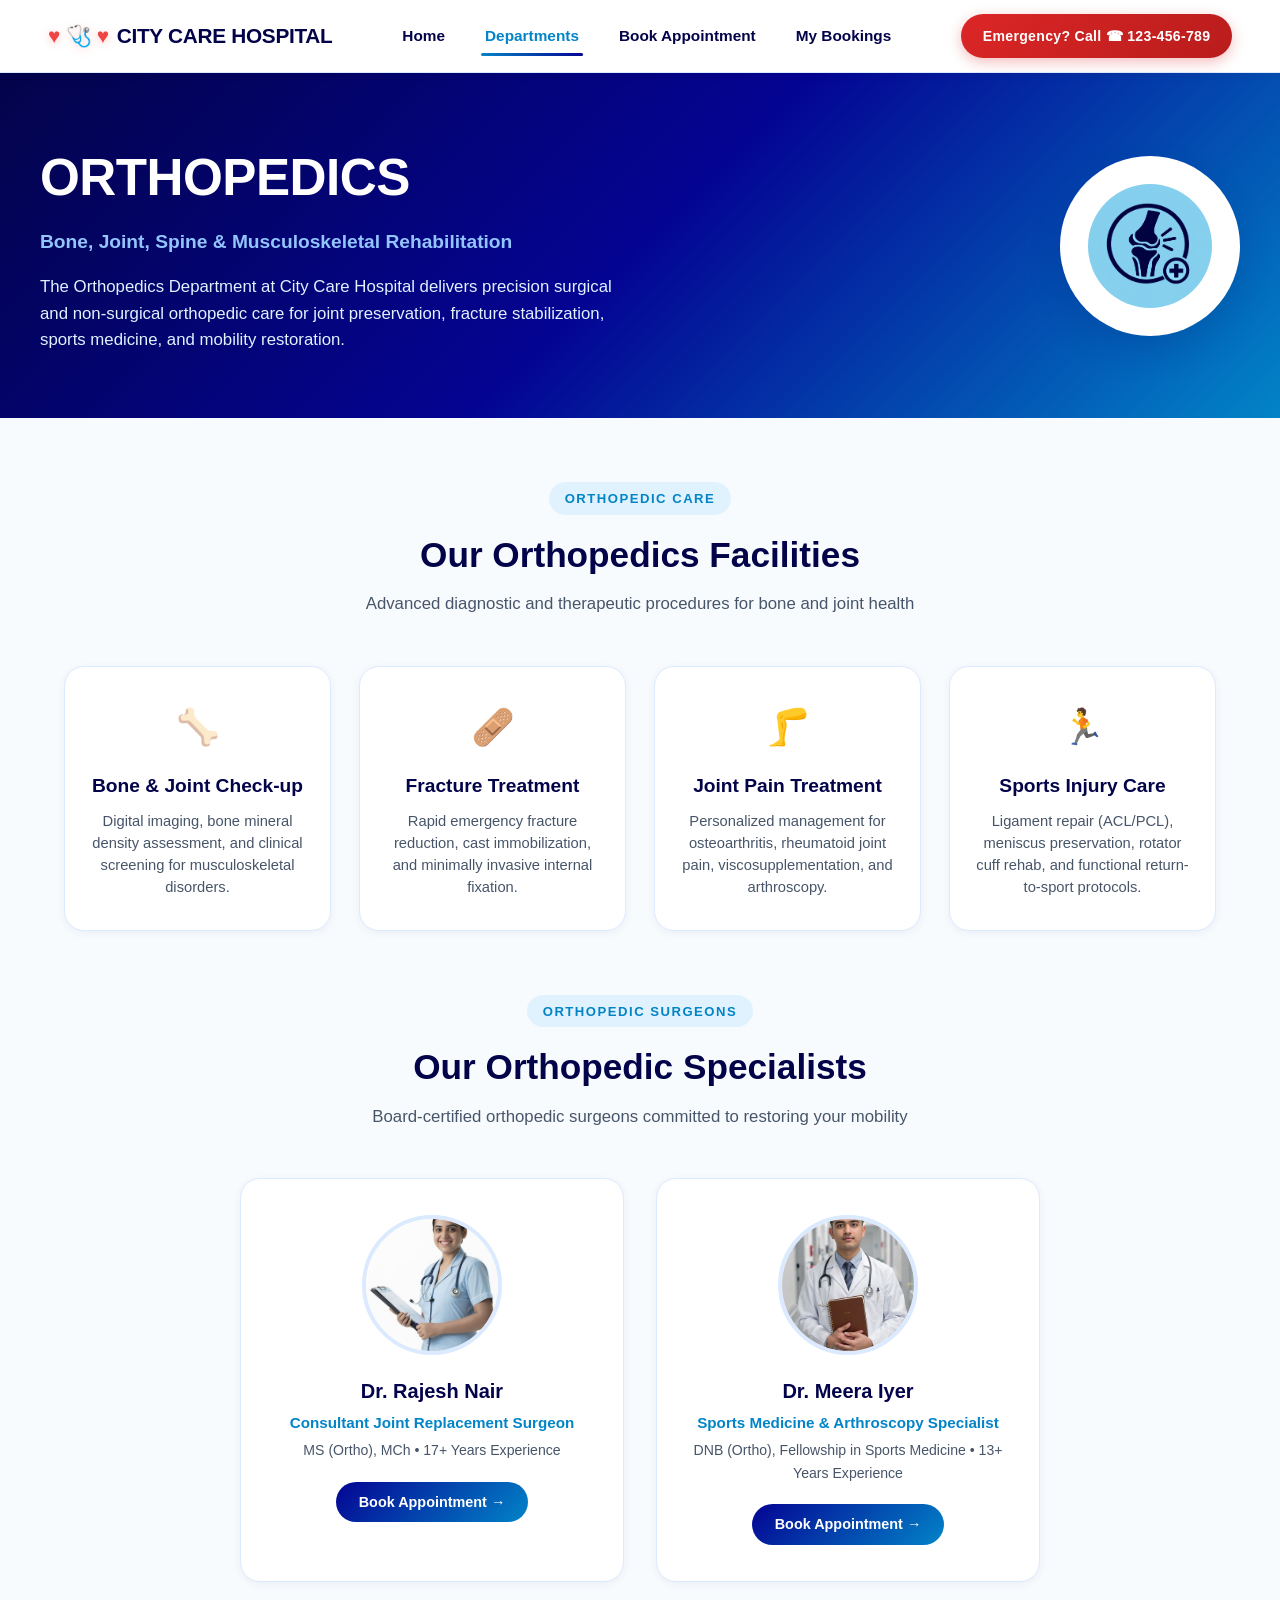
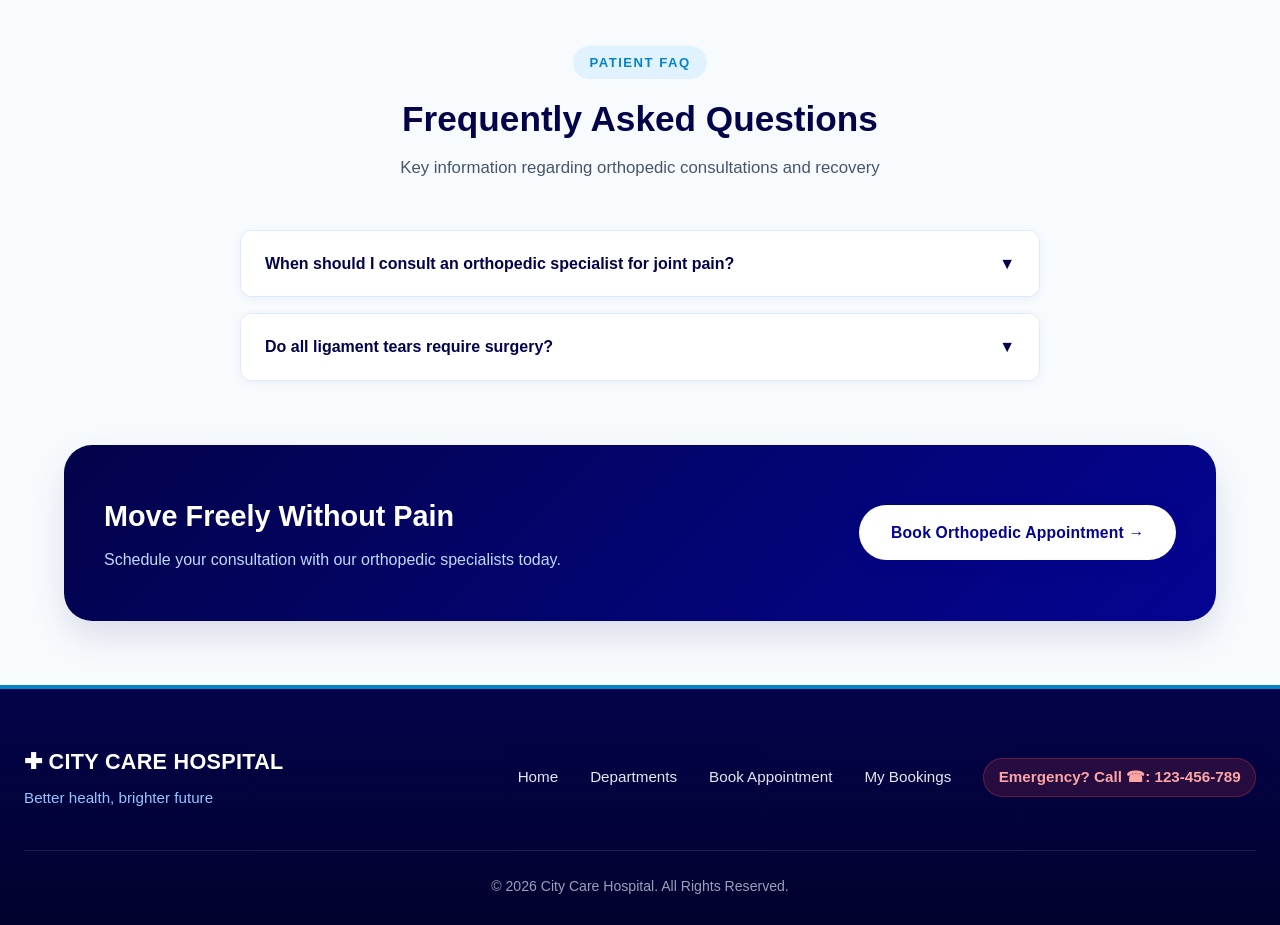
<file: orthopedic.html>
<!DOCTYPE html>
<html lang="en">
<head>
    <meta charset="UTF-8">
    <meta name="viewport" content="width=device-width, initial-scale=1.0">
    <title>Orthopedics - City Care Hospital</title>
    <link rel="stylesheet" href="common.css">
    <link rel="stylesheet" href="department.css">
    <style>
        .dept-hero {
            background: linear-gradient(135deg, #03034a 0%, #040493 50%, #0284c7 100%);
            color: #ffffff;
            padding: 4rem 1.5rem;
            position: relative;
            overflow: hidden;
        }
        .dept-hero-inner {
            max-width: 1200px;
            margin: 0 auto;
            display: flex;
            align-items: center;
            justify-content: space-between;
            gap: 3rem;
        }
        .dept-hero-text h1 {
            font-size: clamp(2.2rem, 4vw, 3.2rem);
            font-weight: 900;
            margin-bottom: 0.5rem;
            letter-spacing: -0.5px;
        }
        .dept-hero-text p.tagline {
            color: #93c5fd;
            font-size: 1.2rem;
            font-weight: 700;
            margin-bottom: 1rem;
        }
        .dept-hero-text p.desc {
            color: #e0f2fe;
            font-size: 1.05rem;
            max-width: 600px;
            line-height: 1.6;
        }
        .dept-hero-img {
            width: 180px;
            height: 180px;
            object-fit: contain;
            background: #ffffff;
            border-radius: 50%;
            padding: 1.5rem;
            box-shadow: var(--shadow-lg);
            border: 4px solid rgba(255, 255, 255, 0.4);
            flex-shrink: 0;
        }
        .dept-section {
            max-width: 1200px;
            margin: 0 auto;
            padding: 4rem 1.5rem;
        }
        .section-header {
            text-align: center;
            margin-bottom: 3rem;
        }
        .section-header h2 {
            font-size: 2.2rem;
            font-weight: 800;
            color: var(--primary-dark);
            margin-bottom: 0.5rem;
        }
        .section-header p {
            color: var(--text-muted);
            font-size: 1.05rem;
        }
        .services-detail-grid {
            display: grid;
            grid-template-columns: repeat(4, 1fr);
            gap: 1.75rem;
            margin-bottom: 4rem;
        }
        .service-detail-card {
            background: #ffffff;
            border: 1px solid var(--border-color);
            border-radius: var(--radius-lg);
            padding: 2rem 1.5rem;
            box-shadow: var(--shadow-sm);
            text-align: center;
            transition: var(--transition);
        }
        .service-detail-card:hover {
            transform: translateY(-6px);
            box-shadow: var(--shadow-md);
            border-color: var(--accent-cyan);
        }
        .service-detail-card .srv-icon {
            font-size: 2.2rem;
            display: block;
            margin-bottom: 1rem;
        }
        .service-detail-card h3 {
            color: var(--primary-dark);
            font-size: 1.2rem;
            font-weight: 800;
            margin-bottom: 0.5rem;
        }
        .service-detail-card p {
            color: var(--text-muted);
            font-size: 0.92rem;
            line-height: 1.5;
        }
        .doctors-grid {
            display: grid;
            grid-template-columns: repeat(2, 1fr);
            max-width: 800px;
            margin: 0 auto 4rem;
            gap: 2rem;
        }
        .doc-card {
            background: #ffffff;
            border: 1px solid var(--border-color);
            border-radius: var(--radius-lg);
            padding: 2.25rem 1.5rem;
            box-shadow: var(--shadow-sm);
            text-align: center;
            display: flex;
            flex-direction: column;
            align-items: center;
            transition: var(--transition);
        }
        .doc-card:hover {
            transform: translateY(-6px);
            box-shadow: var(--shadow-md);
            border-color: var(--accent-cyan);
        }
        .doc-card img {
            width: 140px;
            height: 140px;
            object-fit: cover;
            border-radius: 50%;
            border: 4px solid var(--border-color);
            margin-bottom: 1.25rem;
        }
        .doc-card h3 {
            color: var(--primary-dark);
            font-size: 1.25rem;
            font-weight: 800;
            margin-bottom: 0.25rem;
        }
        .doc-card .doc-spec {
            color: var(--secondary);
            font-weight: 700;
            font-size: 0.95rem;
            margin-bottom: 0.25rem;
        }
        .doc-card .doc-exp {
            color: var(--text-muted);
            font-size: 0.88rem;
            margin-bottom: 1.25rem;
        }
        .doc-btn {
            background: linear-gradient(135deg, var(--primary) 0%, var(--secondary) 100%);
            color: #ffffff;
            padding: 0.55rem 1.4rem;
            border-radius: var(--radius-pill);
            font-weight: 700;
            font-size: 0.9rem;
            text-decoration: none;
            transition: var(--transition);
        }
        .doc-btn:hover {
            transform: translateY(-2px);
            box-shadow: 0 4px 12px rgba(4, 4, 147, 0.25);
            color: #ffffff;
        }
        .faq-accordion {
            max-width: 800px;
            margin: 0 auto 4rem;
            display: flex;
            flex-direction: column;
            gap: 1rem;
        }
        .faq-item {
            background: #ffffff;
            border: 1px solid var(--border-color);
            border-radius: var(--radius-md);
            overflow: hidden;
            box-shadow: var(--shadow-sm);
        }
        .faq-question {
            padding: 1.25rem 1.5rem;
            font-weight: 700;
            color: var(--primary-dark);
            cursor: pointer;
            display: flex;
            justify-content: space-between;
            align-items: center;
            background: #ffffff;
            transition: var(--transition);
        }
        .faq-question:hover {
            background: var(--surface-alt);
            color: var(--secondary);
        }
        .faq-answer {
            padding: 1.25rem 1.5rem;
            color: var(--text-muted);
            font-size: 0.96rem;
            line-height: 1.6;
            border-top: 1px solid var(--border-color);
            display: none;
            background: var(--surface-alt);
        }
        .dept-cta-banner {
            background: linear-gradient(135deg, #03034a 0%, #040493 100%);
            color: #ffffff;
            border-radius: var(--radius-xl);
            padding: 3rem 2.5rem;
            display: flex;
            align-items: center;
            justify-content: space-between;
            gap: 2rem;
            box-shadow: var(--shadow-lg);
        }
        .dept-cta-text h3 {
            font-size: 1.8rem;
            font-weight: 800;
            margin-bottom: 0.5rem;
        }
        .dept-cta-text p {
            color: #bfdbfe;
            font-size: 1rem;
        }
        @media (max-width: 992px) {
            .services-detail-grid {
                grid-template-columns: repeat(2, 1fr);
            }
        }
        @media (max-width: 768px) {
            .dept-hero-inner {
                flex-direction: column;
                text-align: center;
            }
            .services-detail-grid {
                grid-template-columns: 1fr;
            }
            .doctors-grid {
                grid-template-columns: 1fr;
            }
            .dept-cta-banner {
                flex-direction: column;
                text-align: center;
            }
        }
    </style>
</head>
<body>
    <header>
        <div class="navbar">
            <a href="main.html" class="logo-container">
                <span class="logo"><span class="badge-symbol">♥︎ 🩺 ♥︎</span> CITY CARE HOSPITAL</span>
            </a>
            <nav class="nav-menu">
                <a href="main.html" class="nav-link">Home</a>
                <a href="department.html" class="nav-link active">Departments</a>
                <a href="booking.html" class="nav-link">Book Appointment</a>
                <a href="appointments.html" class="nav-link">My Bookings</a>
            </nav>
            <a href="tel:123456789" class="emergency-button">
                Emergency? Call ☎ 123-456-789
            </a>
        </div>
    </header>

    <section class="dept-hero">
        <div class="dept-hero-inner">
            <div class="dept-hero-text">
                <h1>ORTHOPEDICS</h1>
                <p class="tagline">Bone, Joint, Spine & Musculoskeletal Rehabilitation</p>
                <p class="desc">The Orthopedics Department at City Care Hospital delivers precision surgical and non-surgical orthopedic care for joint preservation, fracture stabilization, sports medicine, and mobility restoration.</p>
            </div>
            <img src="orthopedics.png" alt="Orthopedics" class="dept-hero-img">
        </div>
    </section>

    <main class="dept-section">
        <!-- Facilities Section with Staggered Scroll Animation (Section 2.4) -->
        <div class="section-header">
            <span class="section-tag">ORTHOPEDIC CARE</span>
            <h2>Our Orthopedics Facilities</h2>
            <p>Advanced diagnostic and therapeutic procedures for bone and joint health</p>
        </div>

        <div class="services-detail-grid">
            <div class="service-detail-card anim-scroll-card" data-index="0">
                <span class="srv-icon">🦴</span>
                <h3>Bone & Joint Check-up</h3>
                <p>Digital imaging, bone mineral density assessment, and clinical screening for musculoskeletal disorders.</p>
            </div>
            <div class="service-detail-card anim-scroll-card" data-index="1">
                <span class="srv-icon">🩹</span>
                <h3>Fracture Treatment</h3>
                <p>Rapid emergency fracture reduction, cast immobilization, and minimally invasive internal fixation.</p>
            </div>
            <div class="service-detail-card anim-scroll-card" data-index="2">
                <span class="srv-icon">🦵</span>
                <h3>Joint Pain Treatment</h3>
                <p>Personalized management for osteoarthritis, rheumatoid joint pain, viscosupplementation, and arthroscopy.</p>
            </div>
            <div class="service-detail-card anim-scroll-card" data-index="3">
                <span class="srv-icon">🏃</span>
                <h3>Sports Injury Care</h3>
                <p>Ligament repair (ACL/PCL), meniscus preservation, rotator cuff rehab, and functional return-to-sport protocols.</p>
            </div>
        </div>

        <div class="section-header">
            <span class="section-tag">ORTHOPEDIC SURGEONS</span>
            <h2>Our Orthopedic Specialists</h2>
            <p>Board-certified orthopedic surgeons committed to restoring your mobility</p>
        </div>

        <div class="doctors-grid">
            <div class="doc-card anim-scroll-card" data-index="0">
                <img src="doctoro2.jpg" alt="Dr. Rajesh Nair">
                <h3>Dr. Rajesh Nair</h3>
                <p class="doc-spec">Consultant Joint Replacement Surgeon</p>
                <p class="doc-exp">MS (Ortho), MCh • 17+ Years Experience</p>
                <a href="booking.html?department=Orthopedics" class="doc-btn">Book Appointment &rarr;</a>
            </div>
            <div class="doc-card anim-scroll-card" data-index="1">
                <img src="doctoro1.jpg" alt="Dr. Meera Iyer">
                <h3>Dr. Meera Iyer</h3>
                <p class="doc-spec">Sports Medicine & Arthroscopy Specialist</p>
                <p class="doc-exp">DNB (Ortho), Fellowship in Sports Medicine • 13+ Years Experience</p>
                <a href="booking.html?department=Orthopedics" class="doc-btn">Book Appointment &rarr;</a>
            </div>
        </div>

        <div class="section-header">
            <span class="section-tag">PATIENT FAQ</span>
            <h2>Frequently Asked Questions</h2>
            <p>Key information regarding orthopedic consultations and recovery</p>
        </div>

        <div class="faq-accordion">
            <div class="faq-item">
                <div class="faq-question" onclick="toggleFAQ(this)">
                    <span>When should I consult an orthopedic specialist for joint pain?</span>
                    <span>▼</span>
                </div>
                <div class="faq-answer">
                    You should seek specialist evaluation if joint pain persists for more than 48 hours, is accompanied by swelling, redness, locking, or restricts your ability to bear weight.
                </div>
            </div>
            <div class="faq-item">
                <div class="faq-question" onclick="toggleFAQ(this)">
                    <span>Do all ligament tears require surgery?</span>
                    <span>▼</span>
                </div>
                <div class="faq-answer">
                    Not all tears require surgical intervention. Partial tears and lower-demand injuries often respond well to conservative physical rehabilitation and regenerative therapies.
                </div>
            </div>
        </div>

        <div class="dept-cta-banner">
            <div class="dept-cta-text">
                <h3>Move Freely Without Pain</h3>
                <p>Schedule your consultation with our orthopedic specialists today.</p>
            </div>
            <a href="booking.html?department=Orthopedics" class="btn btn-primary btn-pill" style="background: #ffffff; color: var(--primary);">
                Book Orthopedic Appointment &rarr;
            </a>
        </div>
    </main>

    <footer>
        <div class="last">
            <div class="footertop">
                <div class="slogan">
                    <a href="main.html" class="end">
                        <span class="endlogo">✚ CITY CARE HOSPITAL</span>
                    </a>
                    <span class="eend">Better health, brighter future</span>
                </div>
                <nav class="footer-nav">
                    <a href="main.html" class="end">Home</a>
                    <a href="department.html" class="end">Departments</a>
                    <a href="booking.html" class="end">Book Appointment</a>
                    <a href="appointments.html" class="end">My Bookings</a>
                    <a href="tel:123456789" class="end footer-emergency">Emergency? Call ☎: 123-456-789</a>
                </nav>
            </div>
            <div class="copyright">© 2026 City Care Hospital. All Rights Reserved.</div>
        </div>
    </footer>

    <script>
    document.addEventListener("DOMContentLoaded", function() {
        const scrollCards = document.querySelectorAll(".anim-scroll-card");
        if ("IntersectionObserver" in window) {
            const cardObserver = new IntersectionObserver(function(entries, observer) {
                entries.forEach(function(entry) {
                    if (entry.isIntersecting) {
                        const card = entry.target;
                        const index = parseInt(card.getAttribute("data-index") || "0", 10);
                        setTimeout(function() {
                            card.classList.add("in-view");
                        }, index * 180);
                        observer.unobserve(card);
                    }
                });
            }, { threshold: 0.15 });
            scrollCards.forEach(c => cardObserver.observe(c));
        } else {
            scrollCards.forEach(c => c.classList.add("in-view"));
        }
    });

    function toggleFAQ(element) {
        const answer = element.nextElementSibling;
        const arrow = element.querySelector("span:last-child");
        if (answer.style.display === "block") {
            answer.style.display = "none";
            if (arrow) arrow.textContent = "▼";
        } else {
            answer.style.display = "block";
            if (arrow) arrow.textContent = "▲";
        }
    }
    </script>
</body>
</html>
</file>
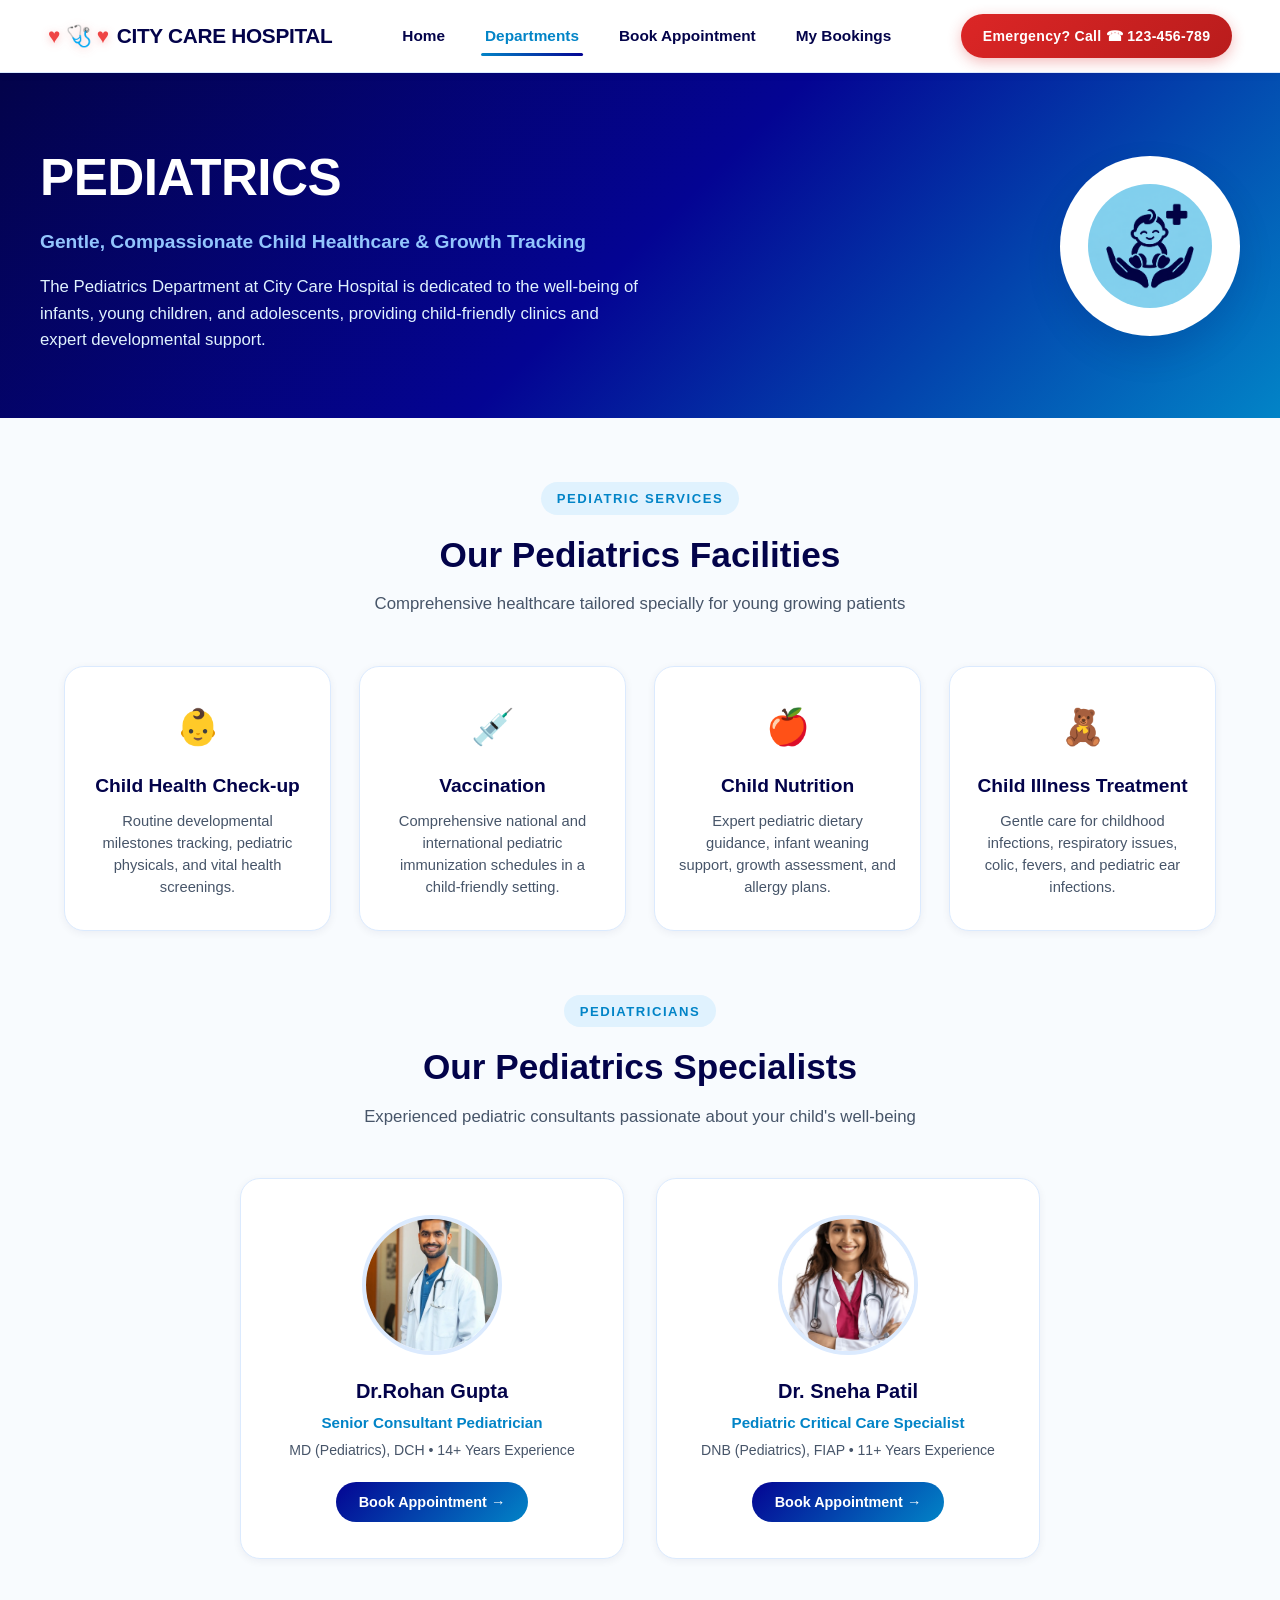
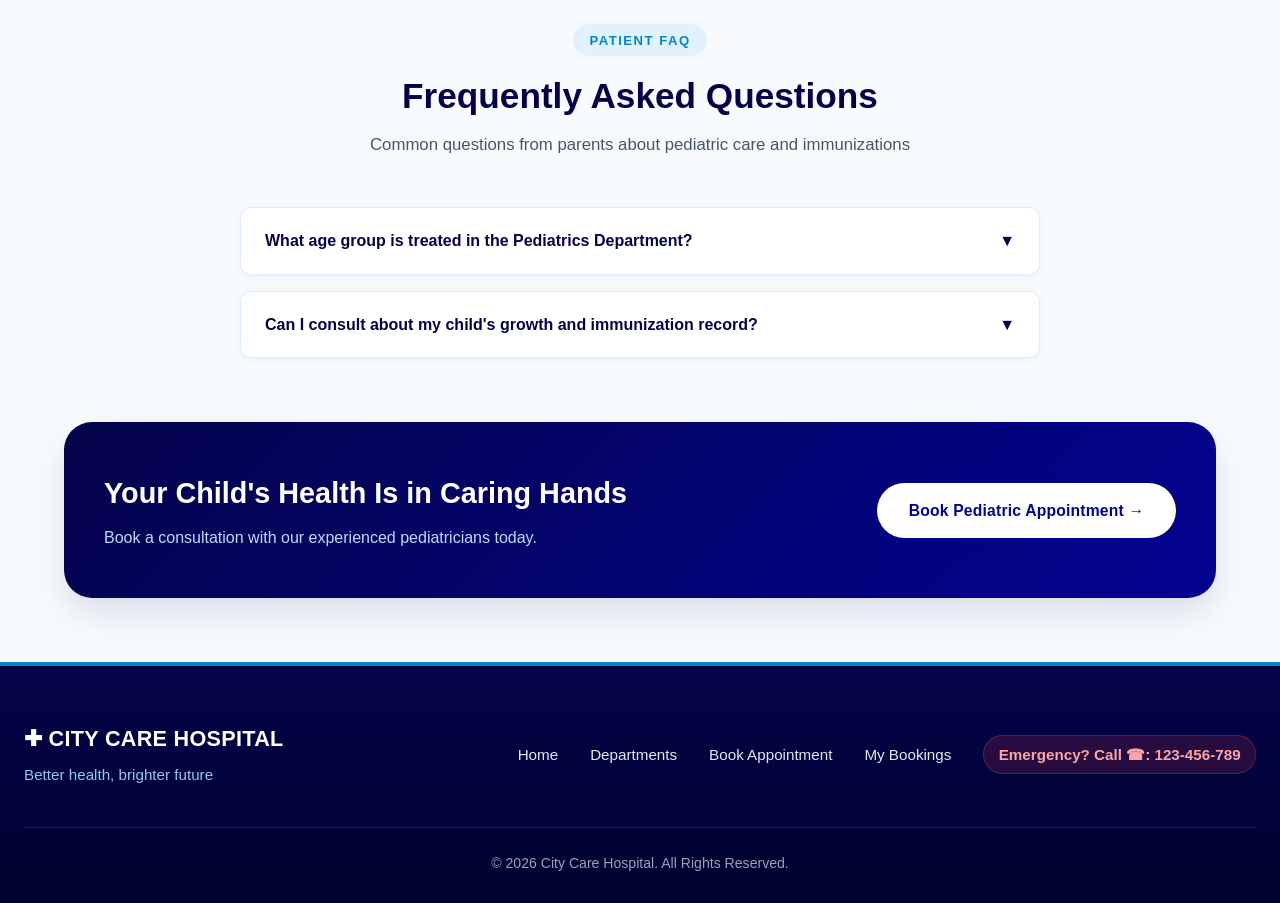
<file: pediatrics.html>
<!DOCTYPE html>
<html lang="en">
<head>
    <meta charset="UTF-8">
    <meta name="viewport" content="width=device-width, initial-scale=1.0">
    <title>Pediatrics - City Care Hospital</title>
    <link rel="stylesheet" href="common.css">
    <link rel="stylesheet" href="department.css">
    <style>
        .dept-hero {
            background: linear-gradient(135deg, #03034a 0%, #040493 50%, #0284c7 100%);
            color: #ffffff;
            padding: 4rem 1.5rem;
            position: relative;
            overflow: hidden;
        }
        .dept-hero-inner {
            max-width: 1200px;
            margin: 0 auto;
            display: flex;
            align-items: center;
            justify-content: space-between;
            gap: 3rem;
        }
        .dept-hero-text h1 {
            font-size: clamp(2.2rem, 4vw, 3.2rem);
            font-weight: 900;
            margin-bottom: 0.5rem;
            letter-spacing: -0.5px;
        }
        .dept-hero-text p.tagline {
            color: #93c5fd;
            font-size: 1.2rem;
            font-weight: 700;
            margin-bottom: 1rem;
        }
        .dept-hero-text p.desc {
            color: #e0f2fe;
            font-size: 1.05rem;
            max-width: 600px;
            line-height: 1.6;
        }
        .dept-hero-img {
            width: 180px;
            height: 180px;
            object-fit: contain;
            background: #ffffff;
            border-radius: 50%;
            padding: 1.5rem;
            box-shadow: var(--shadow-lg);
            border: 4px solid rgba(255, 255, 255, 0.4);
            flex-shrink: 0;
        }
        .dept-section {
            max-width: 1200px;
            margin: 0 auto;
            padding: 4rem 1.5rem;
        }
        .section-header {
            text-align: center;
            margin-bottom: 3rem;
        }
        .section-header h2 {
            font-size: 2.2rem;
            font-weight: 800;
            color: var(--primary-dark);
            margin-bottom: 0.5rem;
        }
        .section-header p {
            color: var(--text-muted);
            font-size: 1.05rem;
        }
        .services-detail-grid {
            display: grid;
            grid-template-columns: repeat(4, 1fr);
            gap: 1.75rem;
            margin-bottom: 4rem;
        }
        .service-detail-card {
            background: #ffffff;
            border: 1px solid var(--border-color);
            border-radius: var(--radius-lg);
            padding: 2rem 1.5rem;
            box-shadow: var(--shadow-sm);
            text-align: center;
            transition: var(--transition);
        }
        .service-detail-card:hover {
            transform: translateY(-6px);
            box-shadow: var(--shadow-md);
            border-color: var(--accent-cyan);
        }
        .service-detail-card .srv-icon {
            font-size: 2.2rem;
            display: block;
            margin-bottom: 1rem;
        }
        .service-detail-card h3 {
            color: var(--primary-dark);
            font-size: 1.2rem;
            font-weight: 800;
            margin-bottom: 0.5rem;
        }
        .service-detail-card p {
            color: var(--text-muted);
            font-size: 0.92rem;
            line-height: 1.5;
        }
        .doctors-grid {
            display: grid;
            grid-template-columns: repeat(2, 1fr);
            max-width: 800px;
            margin: 0 auto 4rem;
            gap: 2rem;
        }
        .doc-card {
            background: #ffffff;
            border: 1px solid var(--border-color);
            border-radius: var(--radius-lg);
            padding: 2.25rem 1.5rem;
            box-shadow: var(--shadow-sm);
            text-align: center;
            display: flex;
            flex-direction: column;
            align-items: center;
            transition: var(--transition);
        }
        .doc-card:hover {
            transform: translateY(-6px);
            box-shadow: var(--shadow-md);
            border-color: var(--accent-cyan);
        }
        .doc-card img {
            width: 140px;
            height: 140px;
            object-fit: cover;
            border-radius: 50%;
            border: 4px solid var(--border-color);
            margin-bottom: 1.25rem;
        }
        .doc-card h3 {
            color: var(--primary-dark);
            font-size: 1.25rem;
            font-weight: 800;
            margin-bottom: 0.25rem;
        }
        .doc-card .doc-spec {
            color: var(--secondary);
            font-weight: 700;
            font-size: 0.95rem;
            margin-bottom: 0.25rem;
        }
        .doc-card .doc-exp {
            color: var(--text-muted);
            font-size: 0.88rem;
            margin-bottom: 1.25rem;
        }
        .doc-btn {
            background: linear-gradient(135deg, var(--primary) 0%, var(--secondary) 100%);
            color: #ffffff;
            padding: 0.55rem 1.4rem;
            border-radius: var(--radius-pill);
            font-weight: 700;
            font-size: 0.9rem;
            text-decoration: none;
            transition: var(--transition);
        }
        .doc-btn:hover {
            transform: translateY(-2px);
            box-shadow: 0 4px 12px rgba(4, 4, 147, 0.25);
            color: #ffffff;
        }
        .faq-accordion {
            max-width: 800px;
            margin: 0 auto 4rem;
            display: flex;
            flex-direction: column;
            gap: 1rem;
        }
        .faq-item {
            background: #ffffff;
            border: 1px solid var(--border-color);
            border-radius: var(--radius-md);
            overflow: hidden;
            box-shadow: var(--shadow-sm);
        }
        .faq-question {
            padding: 1.25rem 1.5rem;
            font-weight: 700;
            color: var(--primary-dark);
            cursor: pointer;
            display: flex;
            justify-content: space-between;
            align-items: center;
            background: #ffffff;
            transition: var(--transition);
        }
        .faq-question:hover {
            background: var(--surface-alt);
            color: var(--secondary);
        }
        .faq-answer {
            padding: 1.25rem 1.5rem;
            color: var(--text-muted);
            font-size: 0.96rem;
            line-height: 1.6;
            border-top: 1px solid var(--border-color);
            display: none;
            background: var(--surface-alt);
        }
        .dept-cta-banner {
            background: linear-gradient(135deg, #03034a 0%, #040493 100%);
            color: #ffffff;
            border-radius: var(--radius-xl);
            padding: 3rem 2.5rem;
            display: flex;
            align-items: center;
            justify-content: space-between;
            gap: 2rem;
            box-shadow: var(--shadow-lg);
        }
        .dept-cta-text h3 {
            font-size: 1.8rem;
            font-weight: 800;
            margin-bottom: 0.5rem;
        }
        .dept-cta-text p {
            color: #bfdbfe;
            font-size: 1rem;
        }
        @media (max-width: 992px) {
            .services-detail-grid {
                grid-template-columns: repeat(2, 1fr);
            }
        }
        @media (max-width: 768px) {
            .dept-hero-inner {
                flex-direction: column;
                text-align: center;
            }
            .services-detail-grid {
                grid-template-columns: 1fr;
            }
            .doctors-grid {
                grid-template-columns: 1fr;
            }
            .dept-cta-banner {
                flex-direction: column;
                text-align: center;
            }
        }
    </style>
</head>
<body>
    <header>
        <div class="navbar">
            <a href="main.html" class="logo-container">
                <span class="logo"><span class="badge-symbol">♥︎ 🩺 ♥︎</span> CITY CARE HOSPITAL</span>
            </a>
            <nav class="nav-menu">
                <a href="main.html" class="nav-link">Home</a>
                <a href="department.html" class="nav-link active">Departments</a>
                <a href="booking.html" class="nav-link">Book Appointment</a>
                <a href="appointments.html" class="nav-link">My Bookings</a>
            </nav>
            <a href="tel:123456789" class="emergency-button">
                Emergency? Call ☎ 123-456-789
            </a>
        </div>
    </header>

    <section class="dept-hero">
        <div class="dept-hero-inner">
            <div class="dept-hero-text">
                <h1>PEDIATRICS</h1>
                <p class="tagline">Gentle, Compassionate Child Healthcare & Growth Tracking</p>
                <p class="desc">The Pediatrics Department at City Care Hospital is dedicated to the well-being of infants, young children, and adolescents, providing child-friendly clinics and expert developmental support.</p>
            </div>
            <img src="pediatrics.png" alt="Pediatrics" class="dept-hero-img">
        </div>
    </section>

    <main class="dept-section">
        <!-- Facilities Section with Staggered Scroll Animation (Section 2.4) -->
        <div class="section-header">
            <span class="section-tag">PEDIATRIC SERVICES</span>
            <h2>Our Pediatrics Facilities</h2>
            <p>Comprehensive healthcare tailored specially for young growing patients</p>
        </div>

        <div class="services-detail-grid">
            <div class="service-detail-card anim-scroll-card" data-index="0">
                <span class="srv-icon">👶</span>
                <h3>Child Health Check-up</h3>
                <p>Routine developmental milestones tracking, pediatric physicals, and vital health screenings.</p>
            </div>
            <div class="service-detail-card anim-scroll-card" data-index="1">
                <span class="srv-icon">💉</span>
                <h3>Vaccination</h3>
                <p>Comprehensive national and international pediatric immunization schedules in a child-friendly setting.</p>
            </div>
            <div class="service-detail-card anim-scroll-card" data-index="2">
                <span class="srv-icon">🍎</span>
                <h3>Child Nutrition</h3>
                <p>Expert pediatric dietary guidance, infant weaning support, growth assessment, and allergy plans.</p>
            </div>
            <div class="service-detail-card anim-scroll-card" data-index="3">
                <span class="srv-icon">🧸</span>
                <h3>Child Illness Treatment</h3>
                <p>Gentle care for childhood infections, respiratory issues, colic, fevers, and pediatric ear infections.</p>
            </div>
        </div>

        <div class="section-header">
            <span class="section-tag">PEDIATRICIANS</span>
            <h2>Our Pediatrics Specialists</h2>
            <p>Experienced pediatric consultants passionate about your child's well-being</p>
        </div>

        <div class="doctors-grid">
            <div class="doc-card anim-scroll-card" data-index="0">
                <img src="doctorp1.jpg" alt="Dr. Rohan Gupta">
                <h3>Dr.Rohan Gupta </h3>
                <p class="doc-spec">Senior Consultant Pediatrician</p>
                <p class="doc-exp">MD (Pediatrics), DCH • 14+ Years Experience</p>
                <a href="booking.html?department=Pediatrics" class="doc-btn">Book Appointment &rarr;</a>
            </div>
            <div class="doc-card anim-scroll-card" data-index="1">
                <img src="doctorp2.jpg" alt="Dr. Sneha Patil">
                <h3>Dr. Sneha Patil</h3>
                <p class="doc-spec">Pediatric Critical Care Specialist</p>
                <p class="doc-exp">DNB (Pediatrics), FIAP • 11+ Years Experience</p>
                <a href="booking.html?department=Pediatrics" class="doc-btn">Book Appointment &rarr;</a>
            </div>
        </div>

        <div class="section-header">
            <span class="section-tag">PATIENT FAQ</span>
            <h2>Frequently Asked Questions</h2>
            <p>Common questions from parents about pediatric care and immunizations</p>
        </div>

        <div class="faq-accordion">
            <div class="faq-item">
                <div class="faq-question" onclick="toggleFAQ(this)">
                    <span>What age group is treated in the Pediatrics Department?</span>
                    <span>▼</span>
                </div>
                <div class="faq-answer">
                    Our department provides specialized care for newborns, infants, children, and teenagers up to 18 years of age.
                </div>
            </div>
            <div class="faq-item">
                <div class="faq-question" onclick="toggleFAQ(this)">
                    <span>Can I consult about my child's growth and immunization record?</span>
                    <span>▼</span>
                </div>
                <div class="faq-answer">
                    Yes. Please bring your child's immunization card or previous records so our pediatricians can review their developmental timeline and administer any catch-up doses.
                </div>
            </div>
        </div>

        <div class="dept-cta-banner">
            <div class="dept-cta-text">
                <h3>Your Child's Health Is in Caring Hands</h3>
                <p>Book a consultation with our experienced pediatricians today.</p>
            </div>
            <a href="booking.html?department=Pediatrics" class="btn btn-primary btn-pill" style="background: #ffffff; color: var(--primary);">
                Book Pediatric Appointment &rarr;
            </a>
        </div>
    </main>

    <footer>
        <div class="last">
            <div class="footertop">
                <div class="slogan">
                    <a href="main.html" class="end">
                        <span class="endlogo">✚ CITY CARE HOSPITAL</span>
                    </a>
                    <span class="eend">Better health, brighter future</span>
                </div>
                <nav class="footer-nav">
                    <a href="main.html" class="end">Home</a>
                    <a href="department.html" class="end">Departments</a>
                    <a href="booking.html" class="end">Book Appointment</a>
                    <a href="appointments.html" class="end">My Bookings</a>
                    <a href="tel:123456789" class="end footer-emergency">Emergency? Call ☎: 123-456-789</a>
                </nav>
            </div>
            <div class="copyright">© 2026 City Care Hospital. All Rights Reserved.</div>
        </div>
    </footer>

    <script>
    document.addEventListener("DOMContentLoaded", function() {
        const scrollCards = document.querySelectorAll(".anim-scroll-card");
        if ("IntersectionObserver" in window) {
            const cardObserver = new IntersectionObserver(function(entries, observer) {
                entries.forEach(function(entry) {
                    if (entry.isIntersecting) {
                        const card = entry.target;
                        const index = parseInt(card.getAttribute("data-index") || "0", 10);
                        setTimeout(function() {
                            card.classList.add("in-view");
                        }, index * 180);
                        observer.unobserve(card);
                    }
                });
            }, { threshold: 0.15 });
            scrollCards.forEach(c => cardObserver.observe(c));
        } else {
            scrollCards.forEach(c => c.classList.add("in-view"));
        }
    });

    function toggleFAQ(element) {
        const answer = element.nextElementSibling;
        const arrow = element.querySelector("span:last-child");
        if (answer.style.display === "block") {
            answer.style.display = "none";
            if (arrow) arrow.textContent = "▼";
        } else {
            answer.style.display = "block";
            if (arrow) arrow.textContent = "▲";
        }
    }
    </script>
</body>
</html>
</file>
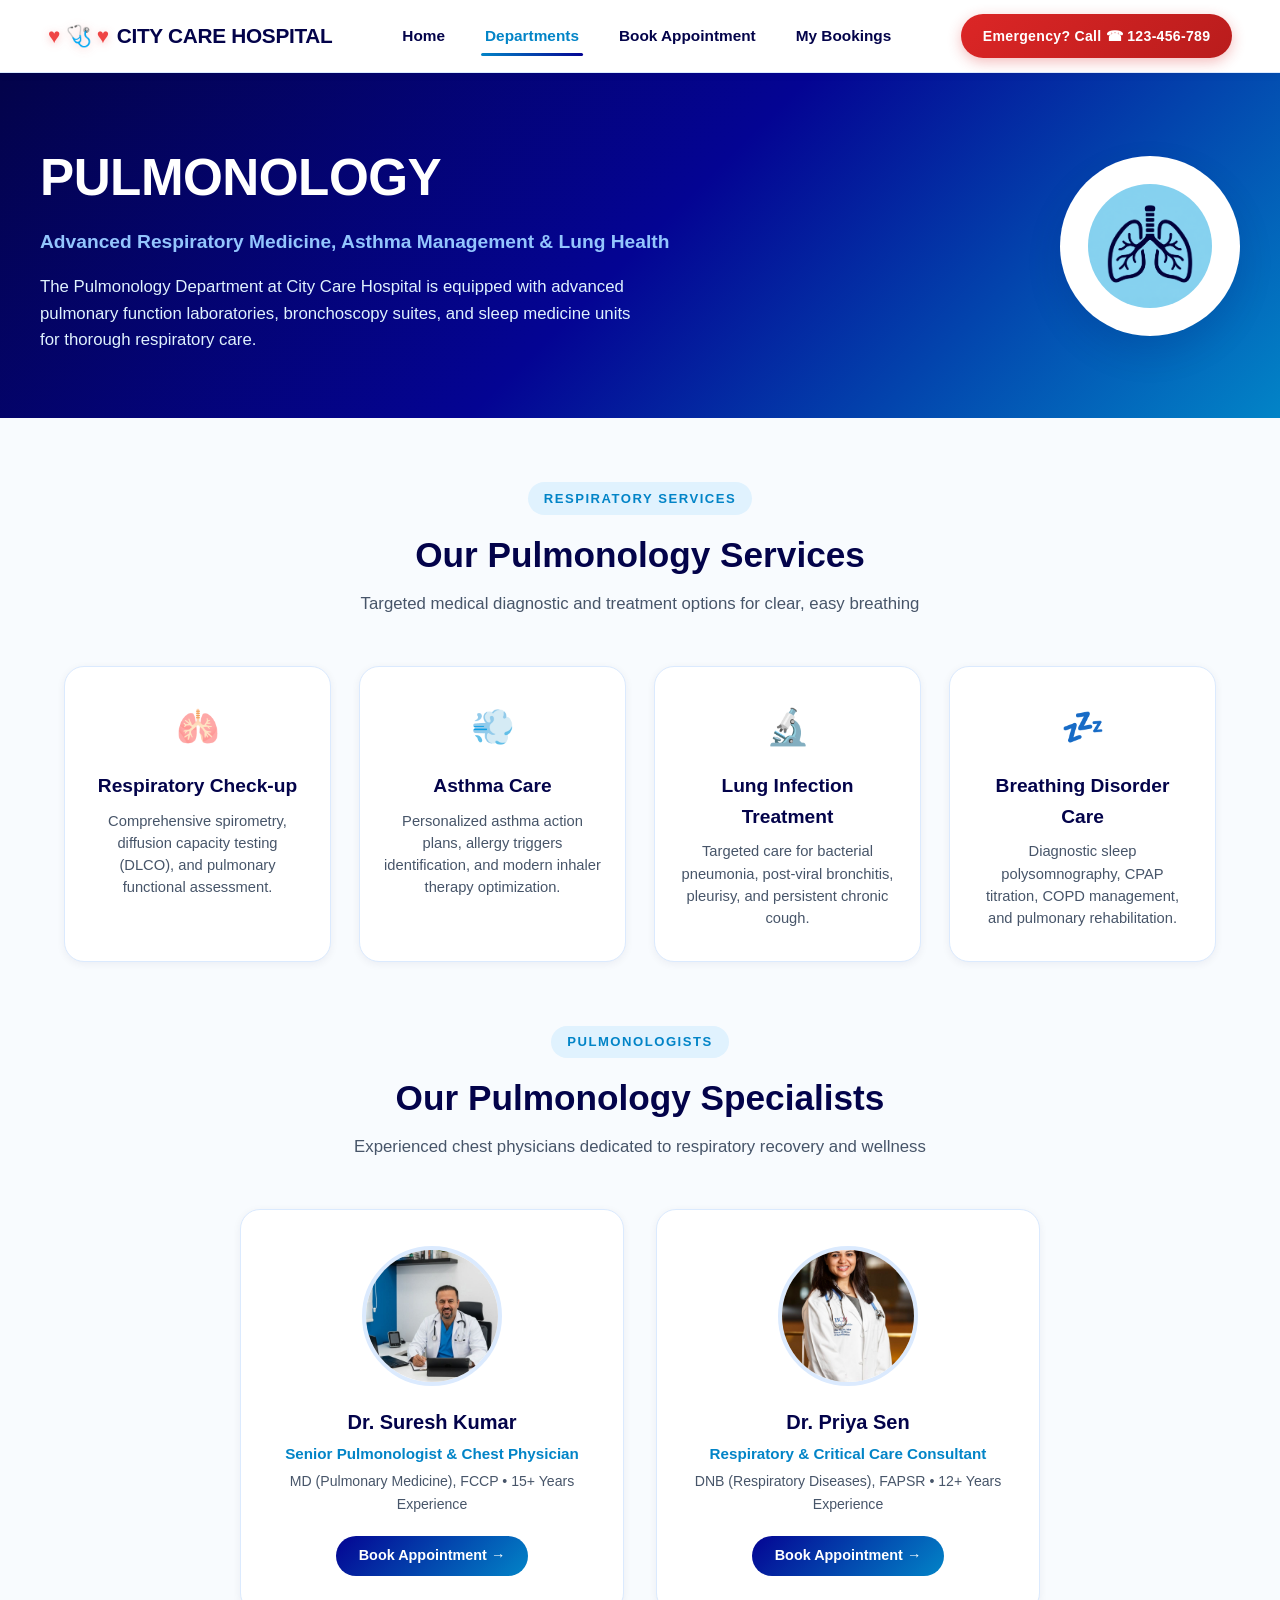
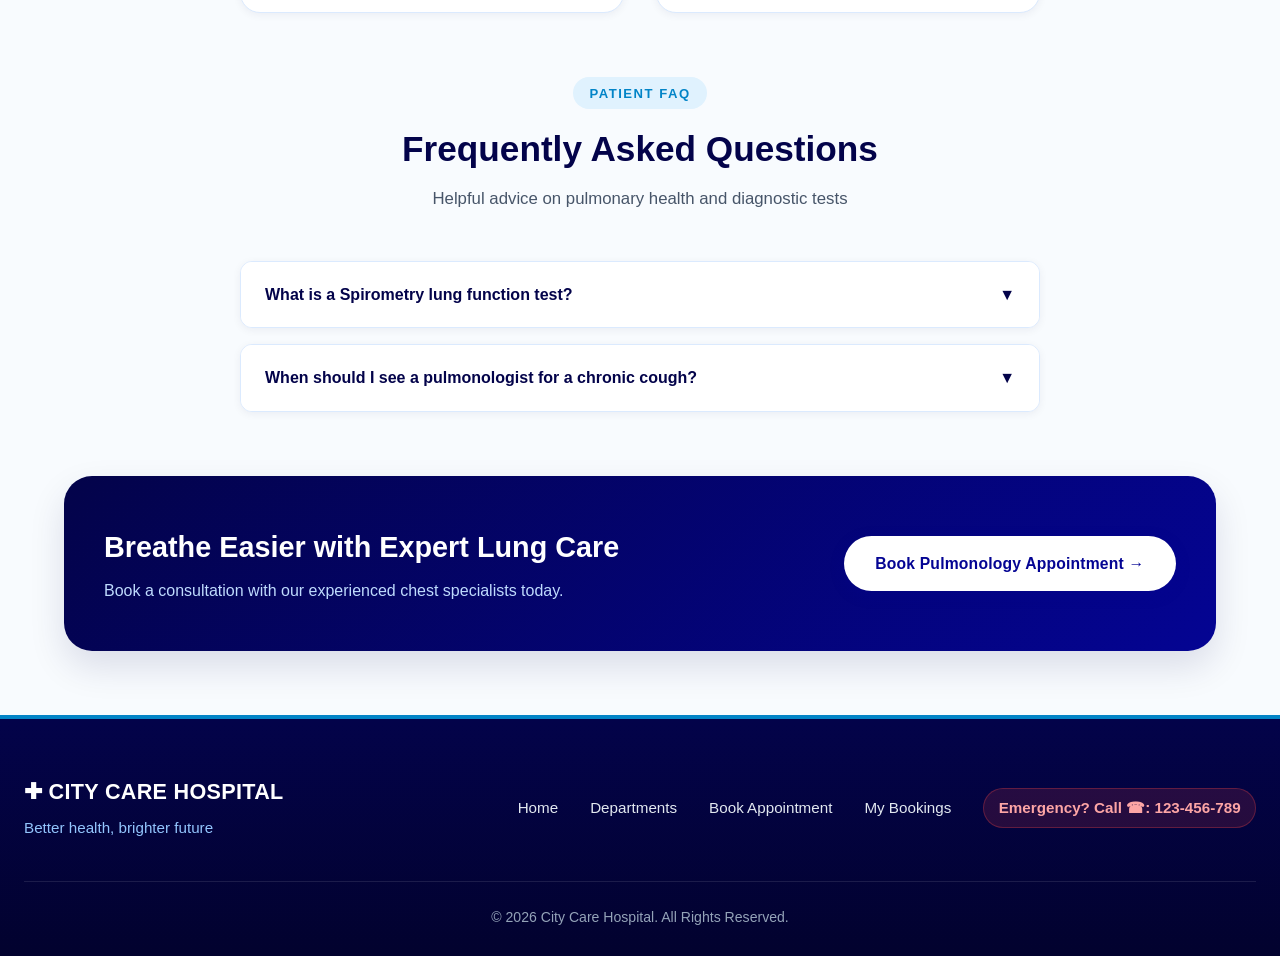
<file: pulmonology.html>
<!DOCTYPE html>
<html lang="en">
<head>
    <meta charset="UTF-8">
    <meta name="viewport" content="width=device-width, initial-scale=1.0">
    <title>Pulmonology - City Care Hospital</title>
    <link rel="stylesheet" href="common.css">
    <link rel="stylesheet" href="department.css">
    <style>
        .dept-hero {
            background: linear-gradient(135deg, #03034a 0%, #040493 50%, #0284c7 100%);
            color: #ffffff;
            padding: 4rem 1.5rem;
            position: relative;
            overflow: hidden;
        }
        .dept-hero-inner {
            max-width: 1200px;
            margin: 0 auto;
            display: flex;
            align-items: center;
            justify-content: space-between;
            gap: 3rem;
        }
        .dept-hero-text h1 {
            font-size: clamp(2.2rem, 4vw, 3.2rem);
            font-weight: 900;
            margin-bottom: 0.5rem;
            letter-spacing: -0.5px;
        }
        .dept-hero-text p.tagline {
            color: #93c5fd;
            font-size: 1.2rem;
            font-weight: 700;
            margin-bottom: 1rem;
        }
        .dept-hero-text p.desc {
            color: #e0f2fe;
            font-size: 1.05rem;
            max-width: 600px;
            line-height: 1.6;
        }
        .dept-hero-img {
            width: 180px;
            height: 180px;
            object-fit: contain;
            background: #ffffff;
            border-radius: 50%;
            padding: 1.5rem;
            box-shadow: var(--shadow-lg);
            border: 4px solid rgba(255, 255, 255, 0.4);
            flex-shrink: 0;
        }
        .dept-section {
            max-width: 1200px;
            margin: 0 auto;
            padding: 4rem 1.5rem;
        }
        .section-header {
            text-align: center;
            margin-bottom: 3rem;
        }
        .section-header h2 {
            font-size: 2.2rem;
            font-weight: 800;
            color: var(--primary-dark);
            margin-bottom: 0.5rem;
        }
        .section-header p {
            color: var(--text-muted);
            font-size: 1.05rem;
        }
        .services-detail-grid {
            display: grid;
            grid-template-columns: repeat(4, 1fr);
            gap: 1.75rem;
            margin-bottom: 4rem;
        }
        .service-detail-card {
            background: #ffffff;
            border: 1px solid var(--border-color);
            border-radius: var(--radius-lg);
            padding: 2rem 1.5rem;
            box-shadow: var(--shadow-sm);
            text-align: center;
            transition: var(--transition);
        }
        .service-detail-card:hover {
            transform: translateY(-6px);
            box-shadow: var(--shadow-md);
            border-color: var(--accent-cyan);
        }
        .service-detail-card .srv-icon {
            font-size: 2.2rem;
            display: block;
            margin-bottom: 1rem;
        }
        .service-detail-card h3 {
            color: var(--primary-dark);
            font-size: 1.2rem;
            font-weight: 800;
            margin-bottom: 0.5rem;
        }
        .service-detail-card p {
            color: var(--text-muted);
            font-size: 0.92rem;
            line-height: 1.5;
        }
        .doctors-grid {
            display: grid;
            grid-template-columns: repeat(2, 1fr);
            max-width: 800px;
            margin: 0 auto 4rem;
            gap: 2rem;
        }
        .doc-card {
            background: #ffffff;
            border: 1px solid var(--border-color);
            border-radius: var(--radius-lg);
            padding: 2.25rem 1.5rem;
            box-shadow: var(--shadow-sm);
            text-align: center;
            display: flex;
            flex-direction: column;
            align-items: center;
            transition: var(--transition);
        }
        .doc-card:hover {
            transform: translateY(-6px);
            box-shadow: var(--shadow-md);
            border-color: var(--accent-cyan);
        }
        .doc-card img {
            width: 140px;
            height: 140px;
            object-fit: cover;
            border-radius: 50%;
            border: 4px solid var(--border-color);
            margin-bottom: 1.25rem;
        }
        .doc-card h3 {
            color: var(--primary-dark);
            font-size: 1.25rem;
            font-weight: 800;
            margin-bottom: 0.25rem;
        }
        .doc-card .doc-spec {
            color: var(--secondary);
            font-weight: 700;
            font-size: 0.95rem;
            margin-bottom: 0.25rem;
        }
        .doc-card .doc-exp {
            color: var(--text-muted);
            font-size: 0.88rem;
            margin-bottom: 1.25rem;
        }
        .doc-btn {
            background: linear-gradient(135deg, var(--primary) 0%, var(--secondary) 100%);
            color: #ffffff;
            padding: 0.55rem 1.4rem;
            border-radius: var(--radius-pill);
            font-weight: 700;
            font-size: 0.9rem;
            text-decoration: none;
            transition: var(--transition);
        }
        .doc-btn:hover {
            transform: translateY(-2px);
            box-shadow: 0 4px 12px rgba(4, 4, 147, 0.25);
            color: #ffffff;
        }
        .faq-accordion {
            max-width: 800px;
            margin: 0 auto 4rem;
            display: flex;
            flex-direction: column;
            gap: 1rem;
        }
        .faq-item {
            background: #ffffff;
            border: 1px solid var(--border-color);
            border-radius: var(--radius-md);
            overflow: hidden;
            box-shadow: var(--shadow-sm);
        }
        .faq-question {
            padding: 1.25rem 1.5rem;
            font-weight: 700;
            color: var(--primary-dark);
            cursor: pointer;
            display: flex;
            justify-content: space-between;
            align-items: center;
            background: #ffffff;
            transition: var(--transition);
        }
        .faq-question:hover {
            background: var(--surface-alt);
            color: var(--secondary);
        }
        .faq-answer {
            padding: 1.25rem 1.5rem;
            color: var(--text-muted);
            font-size: 0.96rem;
            line-height: 1.6;
            border-top: 1px solid var(--border-color);
            display: none;
            background: var(--surface-alt);
        }
        .dept-cta-banner {
            background: linear-gradient(135deg, #03034a 0%, #040493 100%);
            color: #ffffff;
            border-radius: var(--radius-xl);
            padding: 3rem 2.5rem;
            display: flex;
            align-items: center;
            justify-content: space-between;
            gap: 2rem;
            box-shadow: var(--shadow-lg);
        }
        .dept-cta-text h3 {
            font-size: 1.8rem;
            font-weight: 800;
            margin-bottom: 0.5rem;
        }
        .dept-cta-text p {
            color: #bfdbfe;
            font-size: 1rem;
        }
        @media (max-width: 992px) {
            .services-detail-grid {
                grid-template-columns: repeat(2, 1fr);
            }
        }
        @media (max-width: 768px) {
            .dept-hero-inner {
                flex-direction: column;
                text-align: center;
            }
            .services-detail-grid {
                grid-template-columns: 1fr;
            }
            .doctors-grid {
                grid-template-columns: 1fr;
            }
            .dept-cta-banner {
                flex-direction: column;
                text-align: center;
            }
        }
    </style>
</head>
<body>
    <header>
        <div class="navbar">
            <a href="main.html" class="logo-container">
                <span class="logo"><span class="badge-symbol">♥︎ 🩺 ♥︎</span> CITY CARE HOSPITAL</span>
            </a>
            <nav class="nav-menu">
                <a href="main.html" class="nav-link">Home</a>
                <a href="department.html" class="nav-link active">Departments</a>
                <a href="booking.html" class="nav-link">Book Appointment</a>
                <a href="appointments.html" class="nav-link">My Bookings</a>
            </nav>
            <a href="tel:123456789" class="emergency-button">
                Emergency? Call ☎ 123-456-789
            </a>
        </div>
    </header>

    <section class="dept-hero">
        <div class="dept-hero-inner">
            <div class="dept-hero-text">
                <h1>PULMONOLOGY</h1>
                <p class="tagline">Advanced Respiratory Medicine, Asthma Management & Lung Health</p>
                <p class="desc">The Pulmonology Department at City Care Hospital is equipped with advanced pulmonary function laboratories, bronchoscopy suites, and sleep medicine units for thorough respiratory care.</p>
            </div>
            <img src="pulmunology.png" alt="Pulmonology" class="dept-hero-img">
        </div>
    </section>

    <main class="dept-section">
        <div class="section-header">
            <span class="section-tag">RESPIRATORY SERVICES</span>
            <h2>Our Pulmonology Services</h2>
            <p>Targeted medical diagnostic and treatment options for clear, easy breathing</p>
        </div>

        <div class="services-detail-grid">
            <div class="service-detail-card">
                <span class="srv-icon">🫁</span>
                <h3>Respiratory Check-up</h3>
                <p>Comprehensive spirometry, diffusion capacity testing (DLCO), and pulmonary functional assessment.</p>
            </div>
            <div class="service-detail-card">
                <span class="srv-icon">💨</span>
                <h3>Asthma Care</h3>
                <p>Personalized asthma action plans, allergy triggers identification, and modern inhaler therapy optimization.</p>
            </div>
            <div class="service-detail-card">
                <span class="srv-icon">🔬</span>
                <h3>Lung Infection Treatment</h3>
                <p>Targeted care for bacterial pneumonia, post-viral bronchitis, pleurisy, and persistent chronic cough.</p>
            </div>
            <div class="service-detail-card">
                <span class="srv-icon">💤</span>
                <h3>Breathing Disorder Care</h3>
                <p>Diagnostic sleep polysomnography, CPAP titration, COPD management, and pulmonary rehabilitation.</p>
            </div>
        </div>

        <div class="section-header">
            <span class="section-tag">PULMONOLOGISTS</span>
            <h2>Our Pulmonology Specialists</h2>
            <p>Experienced chest physicians dedicated to respiratory recovery and wellness</p>
        </div>

        <div class="doctors-grid">
            <div class="doc-card">
                <img src="doctorpu1.jpg" alt="Dr. Suresh Kumar">
                <h3>Dr. Suresh Kumar</h3>
                <p class="doc-spec">Senior Pulmonologist & Chest Physician</p>
                <p class="doc-exp">MD (Pulmonary Medicine), FCCP • 15+ Years Experience</p>
                <a href="booking.html?department=Pulmonology" class="doc-btn">Book Appointment &rarr;</a>
            </div>
            <div class="doc-card">
                <img src="doctorpu2.jpg" alt="Dr. Priya Sen">
                <h3>Dr. Priya Sen</h3>
                <p class="doc-spec">Respiratory & Critical Care Consultant</p>
                <p class="doc-exp">DNB (Respiratory Diseases), FAPSR • 12+ Years Experience</p>
                <a href="booking.html?department=Pulmonology" class="doc-btn">Book Appointment &rarr;</a>
            </div>
        </div>

        <div class="section-header">
            <span class="section-tag">PATIENT FAQ</span>
            <h2>Frequently Asked Questions</h2>
            <p>Helpful advice on pulmonary health and diagnostic tests</p>
        </div>

        <div class="faq-accordion">
            <div class="faq-item">
                <div class="faq-question" onclick="toggleFAQ(this)">
                    <span>What is a Spirometry lung function test?</span>
                    <span>▼</span>
                </div>
                <div class="faq-answer">
                    Spirometry is a non-invasive breathing test that measures how much air you can breathe in and out, as well as how quickly you can blow the air out. It is used to diagnose asthma, COPD, and other lung conditions.
                </div>
            </div>
            <div class="faq-item">
                <div class="faq-question" onclick="toggleFAQ(this)">
                    <span>When should I see a pulmonologist for a chronic cough?</span>
                    <span>▼</span>
                </div>
                <div class="faq-answer">
                    If your cough lasts longer than 3 weeks, causes shortness of breath, wheezing, or chest tightness, you should consult our pulmonology specialists for a clinical evaluation.
                </div>
            </div>
        </div>

        <div class="dept-cta-banner">
            <div class="dept-cta-text">
                <h3>Breathe Easier with Expert Lung Care</h3>
                <p>Book a consultation with our experienced chest specialists today.</p>
            </div>
            <a href="booking.html?department=Pulmonology" class="btn btn-primary btn-pill" style="background: #ffffff; color: var(--primary);">
                Book Pulmonology Appointment &rarr;
            </a>
        </div>
    </main>

    <footer>
        <div class="last">
            <div class="footertop">
                <div class="slogan">
                    <a href="main.html" class="end">
                        <span class="endlogo">✚ CITY CARE HOSPITAL</span>
                    </a>
                    <span class="eend">Better health, brighter future</span>
                </div>
                <nav class="footer-nav">
                    <a href="main.html" class="end">Home</a>
                    <a href="department.html" class="end">Departments</a>
                    <a href="booking.html" class="end">Book Appointment</a>
                    <a href="appointments.html" class="end">My Bookings</a>
                    <a href="tel:123456789" class="end footer-emergency">Emergency? Call ☎: 123-456-789</a>
                </nav>
            </div>
            <div class="copyright">© 2026 City Care Hospital. All Rights Reserved.</div>
        </div>
    </footer>

    <script>
    function toggleFAQ(element) {
        const answer = element.nextElementSibling;
        const arrow = element.querySelector("span:last-child");
        if (answer.style.display === "block") {
            answer.style.display = "none";
            if (arrow) arrow.textContent = "▼";
        } else {
            answer.style.display = "block";
            if (arrow) arrow.textContent = "▲";
        }
    }
    </script>
</body>
</html>
</file>
<file: common.css>
/* ==========================================================================
   CITY CARE HOSPITAL - UNIFIED MODERN DESIGN SYSTEM (common.css)
   Colors: Royal Navy (#03034a), Classic Medical Blue (#040493),
           Electric Blue (#0284c7), Light Cyan / Ice Blue (#90cfef, #e0f2fe, #f0f7fc),
           Pure White (#ffffff), Emergency Accent (#dc2626)
   ========================================================================== */

:root {
    --primary-dark: #03034a;
    --primary: #040493;
    --primary-light: #1e3a8a;
    --primary-hover: #020270;
    --secondary: #0284c7;
    --secondary-light: #e0f2fe;
    --secondary-hover: #0369a1;
    --accent-blue: #90cfef;
    --accent-cyan: #38bdf8;
    --accent-tint: #f0f7fc;
    --emergency: #dc2626;
    --emergency-hover: #b91c1c;
    --emergency-bg: #fee2e2;
    --text-dark: #0a192f;
    --text-muted: #475569;
    --text-light: #ffffff;
    --border-color: #dbeafe;
    --border-focus: #2563eb;
    --surface: #ffffff;
    --surface-alt: #f8fbfe;
    --surface-gradient: linear-gradient(135deg, #ffffff 0%, #f0f7fc 100%);
    --shadow-sm: 0 2px 8px rgba(3, 3, 74, 0.06);
    --shadow-md: 0 8px 24px rgba(3, 3, 74, 0.08);
    --shadow-lg: 0 16px 36px rgba(3, 3, 74, 0.12);
    --shadow-hover: 0 20px 40px rgba(2, 132, 199, 0.18);
    --radius-sm: 8px;
    --radius-md: 12px;
    --radius-lg: 20px;
    --radius-xl: 28px;
    --radius-pill: 9999px;
    --font-sans: 'Inter', -apple-system, BlinkMacSystemFont, "Segoe UI", Roboto, "Helvetica Neue", Arial, sans-serif;
    --transition: all 0.3s cubic-bezier(0.4, 0, 0.2, 1);
    --transition-fast: all 0.15s ease;
}

/* Base Reset */
*, *::before, *::after {
    box-sizing: border-box;
    margin: 0;
    padding: 0;
}

html {
    scroll-behavior: smooth;
    -webkit-text-size-adjust: 100%;
}

body {
    font-family: var(--font-sans);
    color: var(--text-dark);
    background-color: #f8fbfe;
    line-height: 1.6;
    min-height: 100vh;
    display: flex;
    flex-direction: column;
    overflow-x: hidden;
}

img {
    max-width: 100%;
    height: auto;
    display: block;
}

a {
    color: inherit;
    text-decoration: none;
    transition: var(--transition);
}

button, input, select, textarea {
    font-family: inherit;
}

/* Keyframes for animations */
@keyframes pulseGlow {
    0%, 100% {
        box-shadow: 0 0 0 0 rgba(220, 38, 38, 0.4);
    }
    50% {
        box-shadow: 0 0 0 8px rgba(220, 38, 38, 0);
    }
}

@keyframes floatGentle {
    0%, 100% {
        transform: translateY(0);
    }
    50% {
        transform: translateY(-6px);
    }
}

@keyframes fadeIn {
    from {
        opacity: 0;
        transform: translateY(14px);
    }
    to {
        opacity: 1;
        transform: translateY(0);
    }
}

/* ==========================================================================
   SCROLL-BASED REVEAL ANIMATION SYSTEM (.anim-scroll-card)
   Used for Departments and Facilities with Staggered Delays
   ========================================================================== */

.anim-scroll-card {
    opacity: 0;
    transform: translateY(45px) scale(0.97);
    transition: opacity 0.65s cubic-bezier(0.16, 1, 0.3, 1),
                transform 0.65s cubic-bezier(0.16, 1, 0.3, 1),
                box-shadow 0.3s ease,
                border-color 0.3s ease;
    will-change: transform, opacity;
}

.anim-scroll-card.in-view {
    opacity: 1;
    transform: translateY(0) scale(1);
}

/* ==========================================================================
   UNIFIED NAVBAR
   ========================================================================== */

header {
    width: 100%;
    background: rgba(255, 255, 255, 0.96);
    backdrop-filter: blur(12px);
    -webkit-backdrop-filter: blur(12px);
    border-bottom: 1px solid var(--border-color);
    box-shadow: var(--shadow-sm);
    position: sticky;
    top: 0;
    z-index: 1000;
    transition: var(--transition);
}

.navbar {
    max-width: 1240px;
    margin: 0 auto;
    padding: 0.9rem 1.75rem;
    display: flex;
    align-items: center;
    justify-content: space-between;
    gap: 1.5rem;
}

.navbar .logo-container,
.navbar a.start:first-child {
    display: inline-flex;
    align-items: center;
    gap: 0.6rem;
    text-decoration: none;
    flex-shrink: 0;
}

.navbar .logo,
.logo {
    color: var(--primary-dark);
    font-size: 1.3rem;
    font-weight: 800;
    letter-spacing: -0.3px;
    display: inline-flex;
    align-items: center;
    gap: 0.5rem;
    white-space: nowrap;
    text-decoration: none;
    transition: var(--transition);
}

.navbar .logo .badge-symbol,
.logo .badge-symbol {
    color: #ef4444;
    display: inline-block;
    filter: drop-shadow(0 2px 4px rgba(239, 68, 68, 0.3));
}

.navbar .logo:hover {
    color: var(--secondary);
    transform: scale(1.02);
}

.nav-menu {
    display: flex;
    align-items: center;
    gap: 2rem;
}

.navbar a.start:not(:first-child),
.nav-link {
    color: var(--primary-dark);
    font-size: 0.96rem;
    font-weight: 600;
    text-decoration: none;
    padding: 0.5rem 0.25rem;
    position: relative;
    white-space: nowrap;
    transition: var(--transition);
}

.navbar a.start:not(:first-child)::after,
.nav-link::after {
    content: "";
    position: absolute;
    bottom: 0;
    left: 50%;
    transform: translateX(-50%);
    width: 0;
    height: 3px;
    background: linear-gradient(90deg, var(--secondary), var(--primary));
    border-radius: var(--radius-pill);
    transition: width 0.25s ease;
}

.navbar a.start:not(:first-child):hover,
.nav-link:hover,
.nav-link.active {
    color: var(--secondary);
}

.navbar a.start:not(:first-child):hover::after,
.nav-link:hover::after,
.nav-link.active::after {
    width: 100%;
}

/* Emergency Hotline Button */
.navbar button,
.navbar .emergency-btn,
.emergency-button {
    background: linear-gradient(135deg, #dc2626 0%, #b91c1c 100%);
    color: #ffffff !important;
    border: none;
    padding: 0.65rem 1.35rem;
    border-radius: var(--radius-pill);
    font-size: 0.88rem;
    font-weight: 700;
    letter-spacing: 0.3px;
    cursor: pointer;
    white-space: nowrap;
    display: inline-flex;
    align-items: center;
    gap: 0.5rem;
    box-shadow: 0 4px 14px rgba(220, 38, 38, 0.3);
    transition: var(--transition);
    text-decoration: none;
    flex-shrink: 0;
    animation: pulseGlow 3s infinite;
}

.navbar button:hover,
.navbar .emergency-btn:hover,
.emergency-button:hover {
    background: linear-gradient(135deg, #b91c1c 0%, #991b1b 100%);
    transform: translateY(-2px);
    box-shadow: 0 6px 18px rgba(220, 38, 38, 0.45);
}

/* ==========================================================================
   PAGE BANNER (#navbar2 / .page-banner)
   ========================================================================== */

#navbar2,
.page-banner {
    width: 100%;
    background: linear-gradient(135deg, #03034a 0%, #040493 50%, #0284c7 100%);
    color: #ffffff;
    padding: 3.25rem 1.5rem;
    text-align: center;
    position: relative;
    overflow: hidden;
    display: flex;
    flex-direction: column;
    align-items: center;
    justify-content: center;
    gap: 0.5rem;
    box-shadow: var(--shadow-md);
}

#navbar2::before,
.page-banner::before {
    content: "";
    position: absolute;
    inset: 0;
    background: radial-gradient(circle at 20% 50%, rgba(144, 207, 239, 0.18) 0%, transparent 60%);
    pointer-events: none;
}

#navbar2 b,
.page-banner h1,
.page-banner .banner-title {
    font-size: clamp(1.8rem, 3.5vw, 2.5rem);
    font-weight: 800;
    color: #ffffff;
    letter-spacing: 0.5px;
    text-transform: uppercase;
    display: block;
    position: relative;
    z-index: 1;
}

#navbar2 .info,
.page-banner .info,
.page-banner .banner-subtitle {
    font-size: clamp(0.95rem, 1.8vw, 1.15rem);
    color: #e0f2fe;
    font-weight: 400;
    display: block;
    max-width: 680px;
    line-height: 1.5;
    position: relative;
    z-index: 1;
}

/* ==========================================================================
   UNIFIED FOOTER
   ========================================================================== */

footer {
    width: 100%;
    background: linear-gradient(180deg, #03034a 0%, #02022e 100%);
    color: #ffffff;
    margin-top: auto;
    padding: 3.5rem 1.5rem 1.75rem;
    border-top: 4px solid var(--secondary);
    position: relative;
}

.last,
.footer-container {
    max-width: 1240px;
    margin: 0 auto;
    display: flex;
    flex-direction: column;
    gap: 2.5rem;
}

.footertop {
    display: flex;
    align-items: center;
    justify-content: space-between;
    flex-wrap: wrap;
    gap: 2rem;
}

.slogan {
    display: flex;
    flex-direction: column;
    gap: 0.4rem;
}

.endlogo {
    color: #ffffff;
    font-size: 1.35rem;
    font-weight: 800;
    letter-spacing: 0.3px;
    display: inline-flex;
    align-items: center;
    gap: 0.5rem;
}

.eend {
    color: #93c5fd;
    font-size: 0.95rem;
    font-weight: 400;
}

.footer-nav {
    display: flex;
    align-items: center;
    gap: 2rem;
    flex-wrap: wrap;
}

.end {
    color: #e2e8f0;
    font-size: 0.95rem;
    font-weight: 500;
    text-decoration: none;
    transition: var(--transition);
}

.end:hover {
    color: #38bdf8;
    transform: translateY(-1px);
}

.footer-emergency {
    color: #fca5a5;
    font-weight: 700;
    background: rgba(239, 68, 68, 0.15);
    padding: 0.4rem 0.9rem;
    border-radius: var(--radius-pill);
    border: 1px solid rgba(239, 68, 68, 0.3);
}

.footer-emergency:hover {
    color: #ffffff;
    background: rgba(239, 68, 68, 0.35);
}

.copyright {
    color: #94a3b8;
    font-size: 0.88rem;
    text-align: center;
    border-top: 1px solid rgba(255, 255, 255, 0.1);
    padding-top: 1.5rem;
}

/* ==========================================================================
   BUTTONS & COMMON UI COMPONENTS
   ========================================================================== */

.btn {
    display: inline-flex;
    align-items: center;
    justify-content: center;
    gap: 0.5rem;
    padding: 0.8rem 1.85rem;
    border-radius: var(--radius-md);
    font-weight: 700;
    font-size: 0.98rem;
    letter-spacing: 0.2px;
    cursor: pointer;
    text-decoration: none;
    transition: var(--transition);
    border: 2px solid transparent;
}

.btn-primary {
    background: linear-gradient(135deg, var(--primary) 0%, var(--secondary) 100%);
    color: #ffffff;
    box-shadow: 0 4px 14px rgba(4, 4, 147, 0.25);
}

.btn-primary:hover {
    background: linear-gradient(135deg, var(--primary-light) 0%, var(--primary) 100%);
    color: #ffffff;
    transform: translateY(-2px);
    box-shadow: 0 8px 22px rgba(4, 4, 147, 0.35);
}

.btn-secondary {
    background-color: #ffffff;
    color: var(--primary);
    border-color: var(--primary);
    box-shadow: var(--shadow-sm);
}

.btn-secondary:hover {
    background-color: var(--secondary-light);
    color: var(--primary-hover);
    transform: translateY(-2px);
    box-shadow: var(--shadow-md);
}

.btn-pill {
    border-radius: var(--radius-pill);
}

.section-tag {
    display: inline-block;
    font-size: 0.82rem;
    font-weight: 800;
    color: var(--secondary);
    letter-spacing: 1.5px;
    text-transform: uppercase;
    background: #e0f2fe;
    padding: 0.35rem 1rem;
    border-radius: var(--radius-pill);
    margin-bottom: 0.75rem;
}

/* ==========================================================================
   RESPONSIVE DESIGN BREAKPOINTS
   ========================================================================== */

@media (max-width: 992px) {
    .navbar {
        padding: 0.85rem 1.25rem;
        gap: 1rem;
    }

    .nav-menu {
        gap: 1.25rem;
    }
}

@media (max-width: 768px) {
    .navbar {
        flex-direction: column;
        justify-content: center;
        text-align: center;
        padding: 1rem 1rem;
        gap: 0.9rem;
    }

    .nav-menu {
        flex-wrap: wrap;
        justify-content: center;
        gap: 1rem 1.5rem;
    }

    .navbar .logo {
        font-size: 1.2rem;
    }

    .navbar button,
    .navbar .emergency-btn,
    .emergency-button {
        width: 100%;
        max-width: 320px;
        justify-content: center;
        padding: 0.7rem 1.2rem;
    }

    .footertop {
        flex-direction: column;
        text-align: center;
        gap: 1.5rem;
    }

    .footer-nav {
        flex-direction: column;
        gap: 0.85rem;
    }
}

/* Accessibility: Reduced Motion */
@media (prefers-reduced-motion: reduce) {
    *, *::before, *::after {
        animation-duration: 0.01ms !important;
        animation-iteration-count: 1 !important;
        transition-duration: 0.01ms !important;
        scroll-behavior: auto !important;
    }
    .anim-scroll-card {
        opacity: 1 !important;
        transform: none !important;
        transition: none !important;
    }
}
</file>
<file: index.css>
/* ==========================================================================
   CITY CARE HOSPITAL - WELCOME / LANDING PAGE (index.css)
   ========================================================================== */

@import url('common.css');

.landing-body {
    min-height: 100vh;
    display: flex;
    flex-direction: column;
    background-color: #ffffff;
}

/* ==========================================================================
   LANDING HERO SECTION
   ========================================================================== */

.landing {
    flex: 1;
    width: 100%;
    display: flex;
    flex-direction: column;
    justify-content: center;
    align-items: center;
    text-align: center;
    padding: 3.5rem 1.5rem;
    background: radial-gradient(circle at 50% 30%, #e0f2fe 0%, #f0f7fc 60%, #eaf5fc 100%);
    position: relative;
    overflow: hidden;
}

.landing::before {
    content: "";
    position: absolute;
    width: 550px;
    height: 550px;
    border-radius: 50%;
    background: radial-gradient(circle, rgba(144, 207, 239, 0.45) 0%, rgba(255, 255, 255, 0) 70%);
    top: -200px;
    left: -150px;
    pointer-events: none;
    animation: floatGentle 6s ease-in-out infinite;
}

.landing::after {
    content: "";
    position: absolute;
    width: 650px;
    height: 650px;
    border-radius: 50%;
    background: radial-gradient(circle, rgba(56, 189, 248, 0.25) 0%, rgba(255, 255, 255, 0) 70%);
    bottom: -250px;
    right: -200px;
    pointer-events: none;
    animation: floatGentle 8s ease-in-out infinite reverse;
}

/* Welcome Card Wrapper */
.landing-content {
    position: relative;
    z-index: 1;
    max-width: 820px;
    width: 100%;
    background: rgba(255, 255, 255, 0.92);
    backdrop-filter: blur(14px);
    -webkit-backdrop-filter: blur(14px);
    border-radius: var(--radius-xl);
    border: 1px solid rgba(255, 255, 255, 0.9);
    box-shadow: var(--shadow-lg);
    padding: 3.75rem 2.75rem;
    transition: var(--transition);
    animation: fadeIn 0.8s ease-out;
}

.landing-content:hover {
    box-shadow: var(--shadow-hover);
    transform: translateY(-3px);
}

/* Medical Symbol / Badge */
.medical-symbol {
    display: inline-flex;
    align-items: center;
    justify-content: center;
    gap: 0.85rem;
    font-size: 1.4rem;
    color: var(--primary);
    background: linear-gradient(135deg, #e0f2fe, #f0f9ff);
    padding: 0.5rem 1.75rem;
    border-radius: var(--radius-pill);
    border: 1px solid #bfdbfe;
    margin-bottom: 2rem;
    letter-spacing: 4px;
    box-shadow: 0 2px 10px rgba(2, 132, 199, 0.12);
}

.medical-symbol span {
    display: inline-block;
    transition: transform 0.2s ease;
}

.medical-symbol:hover span {
    transform: scale(1.15);
}

/* Headings */
.landing h1 {
    font-size: clamp(1.2rem, 2.2vw, 1.6rem);
    font-weight: 700;
    color: var(--secondary);
    letter-spacing: 3px;
    text-transform: uppercase;
    margin-bottom: 0.4rem;
}

.landing h2 {
    font-size: clamp(2.4rem, 5.2vw, 3.8rem);
    font-weight: 900;
    color: var(--primary-dark);
    line-height: 1.15;
    letter-spacing: -0.5px;
    margin-bottom: 1.25rem;
}

.tagline {
    font-size: clamp(1.15rem, 2.2vw, 1.45rem);
    font-weight: 800;
    color: var(--primary);
    letter-spacing: 1.5px;
    text-transform: uppercase;
    margin-bottom: 0.85rem;
}

.description {
    font-size: clamp(1rem, 1.6vw, 1.15rem);
    color: var(--text-muted);
    line-height: 1.65;
    max-width: 620px;
    margin: 0 auto 2.25rem;
}

/* Highlights Grid */
.highlights-grid {
    display: grid;
    grid-template-columns: repeat(3, 1fr);
    gap: 1.25rem;
    margin: 0 auto 2.5rem;
    max-width: 660px;
}

.highlight-item {
    background: #ffffff;
    border: 1px solid var(--border-color);
    border-radius: var(--radius-md);
    padding: 1.2rem 1rem;
    text-align: center;
    box-shadow: var(--shadow-sm);
    transition: var(--transition);
}

.highlight-item:hover {
    transform: translateY(-4px);
    box-shadow: var(--shadow-md);
    border-color: var(--accent-cyan);
}

.highlight-icon {
    font-size: 1.8rem;
    display: block;
    margin-bottom: 0.4rem;
}

.highlight-item h4 {
    font-size: 0.95rem;
    font-weight: 700;
    color: var(--primary-dark);
    margin-bottom: 0.2rem;
}

.highlight-item p {
    font-size: 0.8rem;
    color: var(--text-muted);
    line-height: 1.3;
}

/* Continue Button */
.continue-button {
    display: inline-flex;
    align-items: center;
    justify-content: center;
    gap: 0.75rem;
    text-decoration: none;
    background: linear-gradient(135deg, var(--primary) 0%, var(--secondary) 100%);
    color: #ffffff;
    padding: 1.1rem 3.5rem;
    border-radius: var(--radius-pill);
    font-size: 1.05rem;
    font-weight: 800;
    letter-spacing: 0.8px;
    box-shadow: 0 8px 24px rgba(4, 4, 147, 0.3);
    transition: var(--transition);
    border: none;
}

.continue-button:hover {
    background: linear-gradient(135deg, var(--primary-light) 0%, var(--primary) 100%);
    transform: translateY(-3px) scale(1.02);
    box-shadow: 0 12px 30px rgba(4, 4, 147, 0.4);
    color: #ffffff;
}

/* ==========================================================================
   RESPONSIVE DESIGN BREAKPOINTS
   ========================================================================== */

@media (max-width: 768px) {
    .landing {
        padding: 2rem 1rem;
    }

    .landing-content {
        padding: 2.5rem 1.5rem;
        border-radius: var(--radius-lg);
    }

    .highlights-grid {
        grid-template-columns: 1fr;
        gap: 0.75rem;
    }

    .continue-button {
        width: 100%;
        max-width: 300px;
        padding: 1rem 1.5rem;
    }
}
</file>
<file: Appointment Booking.css>
/* ==========================================================================
   CITY CARE HOSPITAL - APPOINTMENT BOOKING PAGE STYLES (Appointment Booking.css)
   ========================================================================== */

@import url('common.css');

.booking-page {
    flex: 1;
    display: flex;
    flex-direction: column;
    background: #f8fbfe;
}

.booking-notice {
    background-color: #eef7ff;
    border-left: 4px solid #040493;
    padding: 12px 16px;
    margin: 15px 0;
    border-radius: 6px;
    font-size: 14px;
    color: #03034a;
}

.booking-notice p {
    margin: 6px 0 0;
    line-height: 1.6;
}

/* ==========================================================================
   FORM CONTAINER
   ========================================================================== */

#content {
    max-width: 920px;
    width: calc(100% - 2.5rem);
    margin: 3rem auto 5rem;
    padding: 0;
    flex: 1;
}

.booking-card-wrapper {
    background: #ffffff;
    border-radius: var(--radius-xl);
    border: 1px solid var(--border-color);
    box-shadow: var(--shadow-md);
    padding: 3rem 3.5rem;
    transition: var(--transition);
}

.booking-card-wrapper:hover {
    box-shadow: var(--shadow-lg);
}

.form-header {
    text-align: center;
    border-bottom: 1.5px solid var(--border-color);
    padding-bottom: 1.5rem;
    margin-bottom: 2.25rem;
}

.form-header h2 {
    color: var(--primary-dark);
    font-size: clamp(1.6rem, 2.5vw, 2.1rem);
    font-weight: 800;
    margin-bottom: 0.35rem;
}

.form-header p {
    color: var(--text-muted);
    font-size: 0.95rem;
}

.required-star {
    color: #ef4444;
    font-weight: 700;
}

/* Form Grid */
.details {
    display: grid;
    grid-template-columns: repeat(2, 1fr);
    gap: 1.5rem 1.75rem;
}

.field {
    display: flex;
    flex-direction: column;
    gap: 0.5rem;
}

.field.full-width {
    grid-column: span 2;
}

.field label {
    font-size: 0.92rem;
    font-weight: 700;
    color: var(--primary-dark);
}

.input-wrapper {
    position: relative;
    display: flex;
    align-items: center;
}

.input-icon {
    position: absolute;
    left: 14px;
    font-size: 1rem;
    color: #64748b;
    pointer-events: none;
    z-index: 1;
}

.input-wrapper input,
.input-wrapper select {
    width: 100%;
    height: 48px;
    padding: 0.75rem 1rem 0.75rem 2.85rem;
    border: 1.5px solid var(--border-color);
    border-radius: var(--radius-md);
    background-color: var(--surface-alt);
    font-size: 0.96rem;
    color: var(--text-dark);
    transition: var(--transition);
    outline: none;
}

.input-wrapper input:focus,
.input-wrapper select:focus {
    border-color: var(--secondary);
    background-color: #ffffff;
    box-shadow: 0 0 0 4px rgba(2, 132, 199, 0.15);
}

.input-wrapper select:disabled {
    opacity: 0.65;
    background-color: #f1f5f9;
    cursor: not-allowed;
}

/* Form Footer & Button */
.form-footer {
    display: flex;
    flex-direction: column;
    align-items: center;
    gap: 1rem;
    margin-top: 1.25rem;
}

.book {
    width: 100%;
    height: 54px;
    background: linear-gradient(135deg, var(--primary) 0%, var(--secondary) 100%);
    color: #ffffff;
    font-size: 1.05rem;
    font-weight: 800;
    letter-spacing: 0.5px;
    border: none;
    border-radius: var(--radius-md);
    cursor: pointer;
    box-shadow: 0 6px 18px rgba(4, 4, 147, 0.28);
    transition: var(--transition);
    display: flex;
    align-items: center;
    justify-content: center;
}

.book:hover:not(:disabled) {
    background: linear-gradient(135deg, var(--primary-light) 0%, var(--primary) 100%);
    transform: translateY(-2px);
    box-shadow: 0 10px 24px rgba(4, 4, 147, 0.38);
    color: #ffffff;
}

.book:disabled {
    opacity: 0.65;
    cursor: wait;
}

.form-disclaimer {
    font-size: 0.82rem;
    color: var(--text-muted);
    text-align: center;
    line-height: 1.4;
    max-width: 600px;
}

/* ==========================================================================
   RESPONSIVE DESIGN BREAKPOINTS
   ========================================================================== */

@media (max-width: 768px) {
    #content {
        margin: 2rem auto 3.5rem;
    }

    .booking-card-wrapper {
        padding: 2rem 1.5rem;
        border-radius: var(--radius-lg);
    }

    .details {
        grid-template-columns: 1fr;
        gap: 1.25rem;
    }

    .field.full-width {
        grid-column: span 1;
    }

    .book {
        height: 50px;
        font-size: 0.98rem;
    }
}
</file>
<file: department.css>
/* ==========================================================================
   CITY CARE HOSPITAL - DEPARTMENTS PAGE STYLES (department.css)
   ========================================================================== */

@import url('common.css');

.departments-page {
    flex: 1;
    display: flex;
    flex-direction: column;
    background: #f8fbfe;
}

/* View Facilities button */
.facilities-btn {
    display: flex;
    align-items: center;
    justify-content: center;
    gap: 10px;
    width: 100%;
    margin-top: 15px;
    padding: 12px 18px;

    background: linear-gradient(135deg, #040493, #167ac6);
    color: white;
    border: none;
    border-radius: 12px;

    font-size: 14px;
    font-weight: 600;
    cursor: pointer;

    box-shadow: 0 4px 12px rgba(4, 4, 147, 0.16);
    transition: transform 0.25s ease,
                box-shadow 0.25s ease,
                background 0.25s ease;
}

.facilities-btn:hover {
    background: linear-gradient(135deg, #03034a, #040493);
    transform: translateY(-3px);
    box-shadow: 0 8px 18px rgba(4, 4, 147, 0.25);
}

.facilities-btn:active {
    transform: translateY(0);
}

/* Facilities display */
.facilities-result {
    margin-top: 12px;
    font-size: 13px;
    color: #03034a;
}

.facilities-result:empty {
    display: none;
}

.facilities-result ul {
    list-style: none;
    padding: 12px;
    margin: 0;
    border-radius: 10px;
    background: #eef8ff;
    border: 1px solid #b9e3fa;
}

.facilities-result li {
    padding: 7px 4px;
    border-bottom: 1px solid #d6eaf7;
}

.facilities-result li:last-child {
    border-bottom: none;
}

.facilities-result li::before {
    content: "✓";
    color: #040493;
    font-weight: bold;
    margin-right: 9px;
}

.facilities-error {
    padding: 12px;
    background: #fff2f2;
    border-left: 3px solid #d84b4b;
    border-radius: 8px;
    color: #a12b2b;
}


/* ==========================================================================
   SEARCH & FILTER SECTION
   ========================================================================== */

.filter-section {
    max-width: 900px;
    margin: 2.5rem auto 1rem;
    padding: 0 1.5rem;
    width: 100%;
}

.search-box-wrapper {
    background: #ffffff;
    padding: 1.5rem 1.75rem;
    border-radius: var(--radius-lg);
    border: 1px solid var(--border-color);
    box-shadow: var(--shadow-sm);
    display: flex;
    flex-direction: column;
    gap: 1.25rem;
}

.search-input-group {
    display: flex;
    align-items: center;
    background: var(--surface-alt);
    border: 1.5px solid var(--border-color);
    border-radius: var(--radius-pill);
    padding: 0.6rem 1.25rem;
    gap: 0.75rem;
    transition: var(--transition);
}

.search-input-group:focus-within {
    border-color: var(--secondary);
    background: #ffffff;
    box-shadow: 0 0 0 4px rgba(2, 132, 199, 0.15);
}

.search-icon {
    font-size: 1.1rem;
    color: var(--text-muted);
}

#departmentSearch {
    border: none;
    outline: none;
    background: transparent;
    width: 100%;
    font-size: 0.98rem;
    color: var(--text-dark);
}

#departmentSearch::placeholder {
    color: #94a3b8;
}

.quick-tags {
    display: flex;
    align-items: center;
    gap: 0.6rem;
    flex-wrap: wrap;
}

.tag-label {
    font-size: 0.85rem;
    color: var(--text-muted);
    font-weight: 600;
}

.filter-pill {
    background: #ffffff;
    border: 1px solid var(--border-color);
    color: var(--text-muted);
    font-size: 0.82rem;
    font-weight: 600;
    padding: 0.35rem 0.85rem;
    border-radius: var(--radius-pill);
    cursor: pointer;
    transition: var(--transition-fast);
}

.filter-pill:hover,
.filter-pill.active {
    background: var(--secondary);
    color: #ffffff;
    border-color: var(--secondary);
}

.no-results {
    text-align: center;
    color: #dc2626;
    background: #fee2e2;
    padding: 1.25rem;
    border-radius: var(--radius-md);
    margin-top: 1.5rem;
    border: 1px solid #fecaca;
    font-weight: 600;
}

/* ==========================================================================
   DEPARTMENTS GRID
   ========================================================================== */

.dep-container {
    max-width: 1240px;
    width: calc(100% - 3rem);
    margin: 2rem auto 5rem;
    display: grid;
    grid-template-columns: repeat(3, 1fr);
    gap: 2.25rem;
    align-items: stretch;
}

.dep-card {
    background: #ffffff;
    border: 1px solid var(--border-color);
    border-radius: var(--radius-lg);
    box-shadow: var(--shadow-sm);
    padding: 2.25rem 1.75rem 2rem;
    display: flex;
    flex-direction: column;
    align-items: center;
    text-align: center;
    justify-content: space-between;
    min-height: 360px;
    transition: var(--transition);
    position: relative;
    overflow: hidden;
}

.dep-card:hover {
    transform: translateY(-8px);
    box-shadow: var(--shadow-hover);
    border-color: var(--accent-cyan);
}

.card-badge {
    position: absolute;
    top: 14px;
    right: 14px;
    background: #e0f2fe;
    color: var(--secondary);
    font-size: 0.75rem;
    font-weight: 700;
    padding: 0.25rem 0.65rem;
    border-radius: var(--radius-pill);
    border: 1px solid #bae6fd;
}

#cardioimage,
#dentistryimage,
#medicineimage,
#pediatricsimage,
#orthopedicsimage,
#pulmunologyimage {
    width: 84px;
    height: 84px;
    object-fit: contain;
    border-radius: 50%;
    background: linear-gradient(135deg, #e0f2fe 0%, #f0f7fc 100%);
    border: 3px solid #ffffff;
    box-shadow: 0 4px 14px rgba(2, 132, 199, 0.12);
    margin: 0.5rem 0 1.25rem;
    padding: 10px;
    transition: var(--transition);
}

.dep-card:hover #cardioimage,
.dep-card:hover #dentistryimage,
.dep-card:hover #medicineimage,
.dep-card:hover #pediatricsimage,
.dep-card:hover #orthopedicsimage,
.dep-card:hover #pulmunologyimage {
    transform: scale(1.08) rotate(3deg);
}

#headingdep,
.headingdep {
    color: var(--primary-dark);
    font-size: 1.25rem;
    font-weight: 800;
    letter-spacing: 0.3px;
    margin-bottom: 0.5rem;
}

#motodep,
.motodep {
    color: var(--text-muted);
    font-size: 0.92rem;
    font-weight: 400;
    line-height: 1.55;
    margin-bottom: 1.25rem;
    flex-grow: 1;
}

.service-pills {
    display: flex;
    gap: 0.4rem;
    flex-wrap: wrap;
    justify-content: center;
    margin-bottom: 1.5rem;
}

.service-pills span {
    background: #f1f5f9;
    color: #475569;
    font-size: 0.78rem;
    padding: 0.2rem 0.55rem;
    border-radius: var(--radius-sm);
    font-weight: 600;
}

#linkdep,
.linkdep {
    display: inline-flex;
    align-items: center;
    justify-content: center;
    padding: 0.55rem 1.6rem;
    border-radius: var(--radius-pill);
    background-color: #f0f7fc;
    color: var(--primary);
    text-decoration: none;
    border: 1.5px solid #dbeafe;
    transition: var(--transition);
    width: 100%;
}

#linkdep h3,
.linkdep h3 {
    font-size: 0.94rem;
    font-weight: 700;
    margin: 0;
}

#linkdep:hover,
.linkdep:hover {
    background: linear-gradient(135deg, var(--primary) 0%, var(--secondary) 100%);
    color: #ffffff;
    border-color: transparent;
    transform: translateY(-2px);
    box-shadow: 0 4px 12px rgba(4, 4, 147, 0.25);
}

/* ==========================================================================
   RESPONSIVE DESIGN BREAKPOINTS
   ========================================================================== */

@media (max-width: 1024px) {
    .dep-container {
        grid-template-columns: repeat(2, 1fr);
    }
}

@media (max-width: 768px) {
    .dep-container {
        grid-template-columns: 1fr;
        width: calc(100% - 2rem);
    }

    .filter-section {
        padding: 0 1rem;
    }

    .search-box-wrapper {
        padding: 1.25rem 1rem;
    }
}
</file>
<file: main.css>
/* ==========================================================================
   CITY CARE HOSPITAL - MODERN HOMEPAGE STYLES (main.css)
   ========================================================================== */

@import url('common.css');

/* ==========================================================================
   HERO SECTION (#block)
   ========================================================================== */

#block {
    width: 100%;
    background: radial-gradient(circle at 10% 20%, #e0f2fe 0%, #f0f7fc 45%, #ffffff 85%);
    border-bottom: 1px solid var(--border-color);
    padding: 4.5rem 1.5rem 4rem;
    position: relative;
    overflow: hidden;
}

#block::before {
    content: "";
    position: absolute;
    top: -100px;
    right: -100px;
    width: 450px;
    height: 450px;
    border-radius: 50%;
    background: radial-gradient(circle, rgba(144, 207, 239, 0.3) 0%, transparent 70%);
    pointer-events: none;
}

.hero-wrapper {
    max-width: 1240px;
    margin: 0 auto;
    display: flex;
    align-items: center;
    justify-content: space-between;
    gap: 3.5rem;
}

.text {
    flex: 1;
    max-width: 680px;
    display: flex;
    flex-direction: column;
    align-items: flex-start;
}

.hero-badge {
    display: inline-flex;
    align-items: center;
    gap: 0.6rem;
    background: #e0f2fe;
    color: var(--secondary);
    padding: 0.4rem 1.1rem;
    border-radius: var(--radius-pill);
    font-size: 0.88rem;
    font-weight: 700;
    letter-spacing: 0.4px;
    margin-bottom: 1.25rem;
    border: 1px solid #bae6fd;
}

.pulse-dot {
    width: 8px;
    height: 8px;
    border-radius: 50%;
    background-color: #0284c7;
    box-shadow: 0 0 0 0 rgba(2, 132, 199, 0.7);
    animation: pulseDot 2s infinite;
}

@keyframes pulseDot {
    0% {
        box-shadow: 0 0 0 0 rgba(2, 132, 199, 0.7);
    }
    70% {
        box-shadow: 0 0 0 8px rgba(2, 132, 199, 0);
    }
    100% {
        box-shadow: 0 0 0 0 rgba(2, 132, 199, 0);
    }
}

#maintext {
    color: var(--primary-dark);
    font-size: clamp(2.4rem, 4.5vw, 3.8rem);
    font-weight: 900;
    line-height: 1.15;
    letter-spacing: -0.5px;
    margin-bottom: 1.25rem;
}

.gradient-text {
    background: linear-gradient(135deg, var(--primary) 0%, var(--secondary) 100%);
    -webkit-background-clip: text;
    -webkit-text-fill-color: transparent;
}

.animated-hero-title {
    display: inline-block;
    position: relative;
    animation: titleGlow 4s ease-in-out infinite;
}

@keyframes titleGlow {
    0%, 100% {
        filter: drop-shadow(0 0 0px transparent);
    }
    50% {
        filter: drop-shadow(0 4px 14px rgba(2, 132, 199, 0.35));
    }
}

#extra {
    font-size: clamp(1.05rem, 1.8vw, 1.2rem);
    color: var(--text-muted);
    font-weight: 400;
    line-height: 1.65;
    margin-bottom: 2rem;
}

.hero-actions {
    display: flex;
    align-items: center;
    gap: 1.25rem;
    flex-wrap: wrap;
}

.hero-cta {
    padding: 0.95rem 2rem;
    font-size: 1.02rem;
}

#bbutton {
    background: #ffffff;
    color: #dc2626;
    border: 1.5px solid #fecaca;
    height: 52px;
    padding: 0 1.75rem;
    border-radius: var(--radius-pill);
    font-size: 0.96rem;
    font-weight: 700;
    cursor: pointer;
    box-shadow: var(--shadow-sm);
    transition: var(--transition);
    display: inline-flex;
    align-items: center;
    gap: 0.5rem;
    text-decoration: none;
}

#bbutton:hover {
    background: #fee2e2;
    border-color: #f87171;
    transform: translateY(-2px);
    box-shadow: var(--shadow-md);
}

.hero-image-container {
    position: relative;
    flex-shrink: 0;
}

.image {
    width: 360px;
    height: 360px;
    object-fit: cover;
    border-radius: var(--radius-xl);
    box-shadow: var(--shadow-lg);
    border: 6px solid #ffffff;
    transition: var(--transition);
    background: linear-gradient(180deg, #e0f2fe 0%, #bae6fd 100%);
}

.image:hover {
    transform: scale(1.03) rotate(0.5deg);
    box-shadow: var(--shadow-hover);
}

.doctor-badge-floating {
    position: absolute;
    bottom: -15px;
    left: -20px;
    background: rgba(255, 255, 255, 0.95);
    backdrop-filter: blur(8px);
    border: 1px solid var(--border-color);
    padding: 0.75rem 1.25rem;
    border-radius: var(--radius-md);
    box-shadow: var(--shadow-md);
    display: flex;
    flex-direction: column;
    z-index: 2;
    animation: floatGentle 5s ease-in-out infinite;
}

.star-rating {
    color: #f59e0b;
    font-size: 0.9rem;
    letter-spacing: 2px;
}

.doctor-badge-floating strong {
    font-size: 0.92rem;
    color: var(--primary-dark);
}

.doctor-badge-floating small {
    font-size: 0.78rem;
    color: var(--text-muted);
}

/* ==========================================================================
   ANIMATED STATISTICS BAR
   ========================================================================== */

.stats-section {
    width: 100%;
    background: #ffffff;
    border-bottom: 1px solid var(--border-color);
    padding: 2.25rem 1.5rem;
}

.stats-container {
    max-width: 1240px;
    margin: 0 auto;
    display: grid;
    grid-template-columns: repeat(4, 1fr);
    gap: 1.5rem;
}

.stat-card {
    display: flex;
    flex-direction: column;
    align-items: center;
    text-align: center;
    padding: 1.2rem 1rem;
    border-radius: var(--radius-md);
    background: var(--surface-alt);
    border: 1px solid var(--border-color);
    transition: var(--transition);
}

.stat-card:hover {
    transform: translateY(-4px);
    background: #ffffff;
    box-shadow: var(--shadow-md);
    border-color: var(--accent-cyan);
}

.stat-icon {
    font-size: 2rem;
    margin-bottom: 0.35rem;
}

.stat-number {
    font-size: clamp(1.8rem, 2.8vw, 2.4rem);
    font-weight: 900;
    color: var(--primary-dark);
    letter-spacing: -0.5px;
    line-height: 1.1;
    margin-bottom: 0.25rem;
}

.stat-label {
    font-size: 0.9rem;
    color: var(--text-muted);
    font-weight: 600;
}

/* ==========================================================================
   SCROLL-BASED DEPARTMENT ANIMATION (#departments-section)
   ========================================================================== */

#departments-section {
    width: 100%;
    max-width: 1240px;
    margin: 0 auto;
    padding: 5rem 1.5rem;
}

.section-header-block {
    text-align: center;
    max-width: 720px;
    margin: 0 auto 3.5rem;
}

#hdepartment h1,
.section-header-block h2 {
    color: var(--primary-dark);
    font-size: clamp(2rem, 3.5vw, 2.75rem);
    font-weight: 900;
    letter-spacing: -0.5px;
    margin-bottom: 0.5rem;
}

#motive,
.section-header-block p {
    color: var(--text-muted);
    font-size: clamp(1rem, 1.6vw, 1.15rem);
    line-height: 1.6;
}

/* Department Grid Wrapper */
.dep-grid-container {
    width: 100%;
    display: grid;
    grid-template-columns: repeat(3, 1fr);
    gap: 2.25rem;
}

/* Department Card */
.department-card {
    background: #ffffff;
    border: 1px solid var(--border-color);
    border-radius: var(--radius-lg);
    box-shadow: var(--shadow-sm);
    padding: 2.25rem 1.75rem 2rem;
    display: flex;
    flex-direction: column;
    align-items: center;
    text-align: center;
    justify-content: space-between;
    min-height: 320px;
    position: relative;
    overflow: hidden;
}

.department-card:hover {
    transform: translateY(-8px) scale(1.015);
    box-shadow: var(--shadow-hover);
    border-color: var(--accent-cyan);
}

.card-image-wrap {
    width: 88px;
    height: 88px;
    border-radius: 50%;
    background: linear-gradient(135deg, #e0f2fe 0%, #f0f7fc 100%);
    display: flex;
    align-items: center;
    justify-content: center;
    margin-bottom: 1.25rem;
    border: 3px solid #ffffff;
    box-shadow: 0 6px 16px rgba(2, 132, 199, 0.15);
    transition: transform 0.3s ease;
}

.department-card:hover .card-image-wrap {
    transform: scale(1.08) rotate(3deg);
}

.card-image-wrap img {
    width: 58px;
    height: 58px;
    object-fit: contain;
}

#headingdep,
.headingdep {
    color: var(--primary-dark);
    font-size: 1.22rem;
    font-weight: 800;
    letter-spacing: 0.3px;
    margin-bottom: 0.6rem;
}

#motodep,
.motodep {
    color: var(--text-muted);
    font-size: 0.94rem;
    font-weight: 400;
    line-height: 1.55;
    margin-bottom: 1.5rem;
    flex-grow: 1;
}

#linkdep,
.linkdep {
    display: inline-flex;
    align-items: center;
    justify-content: center;
    padding: 0.55rem 1.6rem;
    border-radius: var(--radius-pill);
    background-color: #f0f7fc;
    color: var(--primary);
    font-size: 0.92rem;
    font-weight: 700;
    text-decoration: none;
    border: 1px solid #dbeafe;
    transition: var(--transition);
}

#linkdep:hover,
.linkdep:hover {
    background: linear-gradient(135deg, var(--primary) 0%, var(--secondary) 100%);
    color: #ffffff;
    border-color: transparent;
    transform: translateY(-2px);
    box-shadow: 0 4px 12px rgba(4, 4, 147, 0.25);
}

/* ==========================================================================
   FACILITIES PREVIEW SECTION (Section 2.2 #5)
   ========================================================================== */

.facilities-preview-section {
    width: 100%;
    background: linear-gradient(180deg, #ffffff 0%, #f0f7fc 100%);
    padding: 5rem 1.5rem;
    border-top: 1px solid var(--border-color);
}

.facilities-grid {
    max-width: 1240px;
    margin: 0 auto;
    display: grid;
    grid-template-columns: repeat(4, 1fr);
    gap: 1.75rem;
}

.facility-preview-card {
    background: #ffffff;
    border: 1px solid var(--border-color);
    border-radius: var(--radius-lg);
    padding: 2.25rem 1.5rem;
    box-shadow: var(--shadow-sm);
    text-align: center;
    display: flex;
    flex-direction: column;
    align-items: center;
    transition: var(--transition);
}

.facility-preview-card:hover {
    transform: translateY(-6px);
    box-shadow: var(--shadow-md);
    border-color: var(--accent-cyan);
}

.facility-icon {
    font-size: 2.4rem;
    display: block;
    margin-bottom: 1rem;
}

.facility-preview-card h3 {
    font-size: 1.2rem;
    font-weight: 800;
    color: var(--primary-dark);
    margin-bottom: 0.5rem;
}

.facility-preview-card p {
    font-size: 0.92rem;
    color: var(--text-muted);
    line-height: 1.55;
}

/* ==========================================================================
   FEATURED DOCTOR PROFILES (Section 2.2 #6)
   ========================================================================== */

.doctors-preview-section {
    width: 100%;
    max-width: 1240px;
    margin: 0 auto;
    padding: 5rem 1.5rem;
}

.doctors-preview-grid {
    display: grid;
    grid-template-columns: repeat(4, 1fr);
    gap: 1.75rem;
}

.doc-preview-card {
    background: #ffffff;
    border: 1px solid var(--border-color);
    border-radius: var(--radius-lg);
    padding: 2rem 1.25rem 1.75rem;
    box-shadow: var(--shadow-sm);
    text-align: center;
    display: flex;
    flex-direction: column;
    align-items: center;
    transition: var(--transition);
}

.doc-preview-card:hover {
    transform: translateY(-6px);
    box-shadow: var(--shadow-md);
    border-color: var(--accent-cyan);
}

.doc-preview-card img {
    width: 120px;
    height: 120px;
    object-fit: cover;
    border-radius: 50%;
    border: 4px solid var(--border-color);
    margin-bottom: 1rem;
}

.doc-preview-card h4 {
    font-size: 1.15rem;
    font-weight: 800;
    color: var(--primary-dark);
    margin-bottom: 0.25rem;
}

.doc-badge {
    background: #e0f2fe;
    color: var(--secondary);
    font-size: 0.8rem;
    font-weight: 700;
    padding: 0.2rem 0.65rem;
    border-radius: var(--radius-pill);
    margin-bottom: 0.5rem;
}

.doc-preview-card p {
    font-size: 0.86rem;
    color: var(--text-muted);
    margin-bottom: 1rem;
}

.doc-cta {
    font-size: 0.88rem;
    font-weight: 700;
    color: var(--primary);
    text-decoration: none;
    transition: var(--transition);
}

.doc-cta:hover {
    color: var(--secondary);
    text-decoration: underline;
}

/* ==========================================================================
   PATIENT CARE HIGHLIGHTS (Section 2.2 #8)
   ========================================================================== */

.care-highlights-section {
    width: 100%;
    background: radial-gradient(circle at 80% 50%, #e0f2fe 0%, #f0f7fc 50%, #ffffff 90%);
    padding: 5rem 1.5rem;
    border-top: 1px solid var(--border-color);
}

.care-highlights-wrapper {
    max-width: 1240px;
    margin: 0 auto;
    display: flex;
    align-items: center;
    justify-content: space-between;
    gap: 3.5rem;
}

.care-text {
    flex: 1;
    max-width: 650px;
}

.care-text h2 {
    font-size: clamp(2rem, 3.5vw, 2.7rem);
    font-weight: 900;
    color: var(--primary-dark);
    margin-bottom: 1rem;
    letter-spacing: -0.5px;
}

.care-text p {
    font-size: 1.05rem;
    color: var(--text-muted);
    line-height: 1.65;
    margin-bottom: 2rem;
}

.care-checklist {
    display: grid;
    grid-template-columns: repeat(2, 1fr);
    gap: 1rem 1.5rem;
}

.check-item {
    display: flex;
    align-items: center;
    gap: 0.65rem;
    font-size: 0.95rem;
    font-weight: 600;
    color: var(--primary-dark);
}

.care-image-wrap {
    flex-shrink: 0;
}

.care-img {
    width: 380px;
    height: 380px;
    object-fit: cover;
    border-radius: var(--radius-xl);
    border: 5px solid #ffffff;
    box-shadow: var(--shadow-lg);
}

/* ==========================================================================
   CALL TO ACTION STRIPS (#book & #appointment)
   ========================================================================== */

.cta-strips-wrapper {
    max-width: 1240px;
    margin: 0 auto 5rem;
    padding: 0 1.5rem;
    display: flex;
    flex-direction: column;
    gap: 1.75rem;
}

.action-strip {
    background: #ffffff;
    border-radius: var(--radius-lg);
    box-shadow: var(--shadow-md);
    border: 1px solid var(--border-color);
    padding: 1.75rem 2.25rem;
    display: flex;
    align-items: center;
    justify-content: space-between;
    gap: 2rem;
    transition: var(--transition);
}

.action-strip:hover {
    box-shadow: var(--shadow-lg);
    border-color: var(--accent-cyan);
    transform: translateY(-2px);
}

.strip-info {
    display: flex;
    align-items: center;
    gap: 1.75rem;
}

#calender,
#acalender {
    width: 64px;
    height: 64px;
    object-fit: contain;
    border-radius: 50%;
    background: #e0f2fe;
    padding: 10px;
    flex-shrink: 0;
}

#matter,
#amatter {
    display: flex;
    flex-direction: column;
    gap: 0.3rem;
}

#hbook,
#happointment {
    color: var(--primary-dark);
    font-size: 1.35rem;
    font-weight: 800;
}

#cbook,
#cappointment {
    color: var(--text-muted);
    font-size: 0.96rem;
    font-weight: 400;
}

#bookingbutton,
#appointmentbutton {
    height: 50px;
    padding: 0 2rem;
    font-size: 0.96rem;
    font-weight: 700;
    white-space: nowrap;
    border-radius: var(--radius-md);
    flex-shrink: 0;
}

/* ==========================================================================
   WHY CHOOSE CITY CARE HOSPITAL (#importance)
   ========================================================================== */

#importance {
    width: 100%;
    background: linear-gradient(180deg, #f0f7fc 0%, #ffffff 100%);
    border-top: 1px solid var(--border-color);
    padding: 5.5rem 1.5rem;
}

#mimp {
    max-width: 1240px;
    margin: 0 auto;
    text-align: center;
}

#himp {
    color: var(--primary-dark);
    font-size: clamp(2rem, 3.5vw, 2.6rem);
    font-weight: 900;
    margin-bottom: 0.75rem;
    letter-spacing: -0.5px;
}

.importance-subtitle {
    color: var(--text-muted);
    font-size: clamp(1rem, 1.6vw, 1.15rem);
    max-width: 650px;
    margin: 0 auto 3.5rem;
    line-height: 1.6;
}

#benefits {
    display: grid;
    grid-template-columns: repeat(4, 1fr);
    gap: 1.75rem;
}

.benefit-card {
    background: #ffffff;
    border: 1px solid var(--border-color);
    border-radius: var(--radius-lg);
    padding: 2.25rem 1.5rem;
    box-shadow: var(--shadow-sm);
    display: flex;
    flex-direction: column;
    align-items: center;
    text-align: center;
    transition: var(--transition);
}

.benefit-card:hover {
    transform: translateY(-6px);
    box-shadow: var(--shadow-md);
    border-color: var(--accent-cyan);
}

.benefit-img-wrap {
    width: 72px;
    height: 72px;
    border-radius: 50%;
    background: #e0f2fe;
    display: flex;
    align-items: center;
    justify-content: center;
    margin-bottom: 1.25rem;
}

.benefit-img-wrap img {
    width: 48px;
    height: 48px;
    object-fit: contain;
}

#bimp {
    color: var(--primary-dark);
    font-size: 1.15rem;
    font-weight: 800;
    margin-bottom: 0.6rem;
}

#simp {
    color: var(--text-muted);
    font-size: 0.92rem;
    line-height: 1.55;
}

/* ==========================================================================
   RESPONSIVE DESIGN BREAKPOINTS
   ========================================================================== */

@media (max-width: 1024px) {
    .dep-grid-container {
        grid-template-columns: repeat(2, 1fr);
    }

    #benefits {
        grid-template-columns: repeat(2, 1fr);
    }

    .stats-container {
        grid-template-columns: repeat(2, 1fr);
    }

    .facilities-grid {
        grid-template-columns: repeat(2, 1fr);
    }

    .doctors-preview-grid {
        grid-template-columns: repeat(2, 1fr);
    }
}

@media (max-width: 768px) {
    #block {
        padding: 3rem 1.25rem;
    }

    .hero-wrapper {
        flex-direction: column-reverse;
        text-align: center;
        gap: 2.5rem;
    }

    .text {
        align-items: center;
    }

    .hero-actions {
        justify-content: center;
    }

    .image {
        width: 260px;
        height: 260px;
    }

    .doctor-badge-floating {
        left: 0;
        bottom: -10px;
    }

    .dep-grid-container {
        grid-template-columns: 1fr;
        gap: 1.5rem;
    }

    #benefits {
        grid-template-columns: 1fr;
    }

    .stats-container {
        grid-template-columns: 1fr;
    }

    .facilities-grid {
        grid-template-columns: 1fr;
    }

    .doctors-preview-grid {
        grid-template-columns: 1fr;
    }

    .care-highlights-wrapper {
        flex-direction: column;
        text-align: center;
    }

    .care-checklist {
        grid-template-columns: 1fr;
        text-align: left;
    }

    .care-img {
        width: 280px;
        height: 280px;
    }

    .action-strip {
        flex-direction: column;
        text-align: center;
        padding: 1.75rem 1.25rem;
    }

    .strip-info {
        flex-direction: column;
        text-align: center;
    }

    #bookingbutton,
    #appointmentbutton {
        width: 100%;
    }
}
</file>
